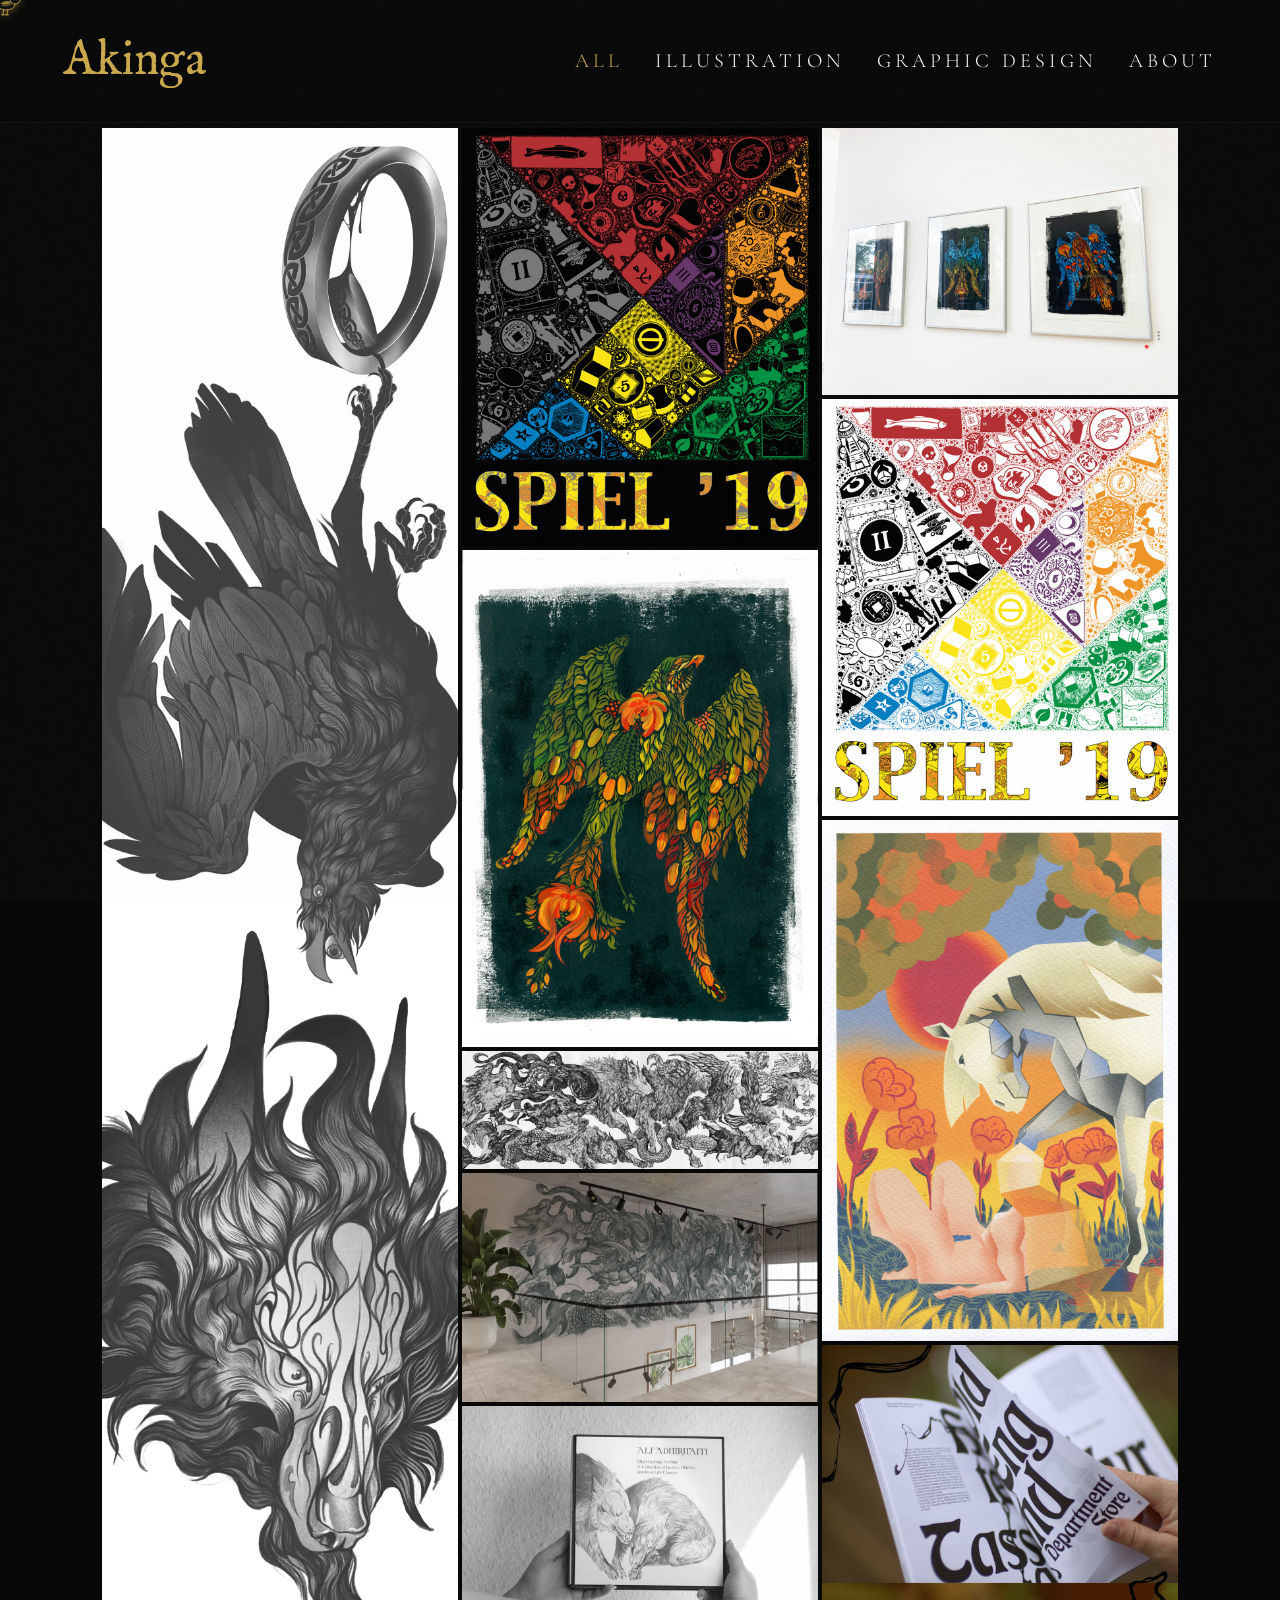
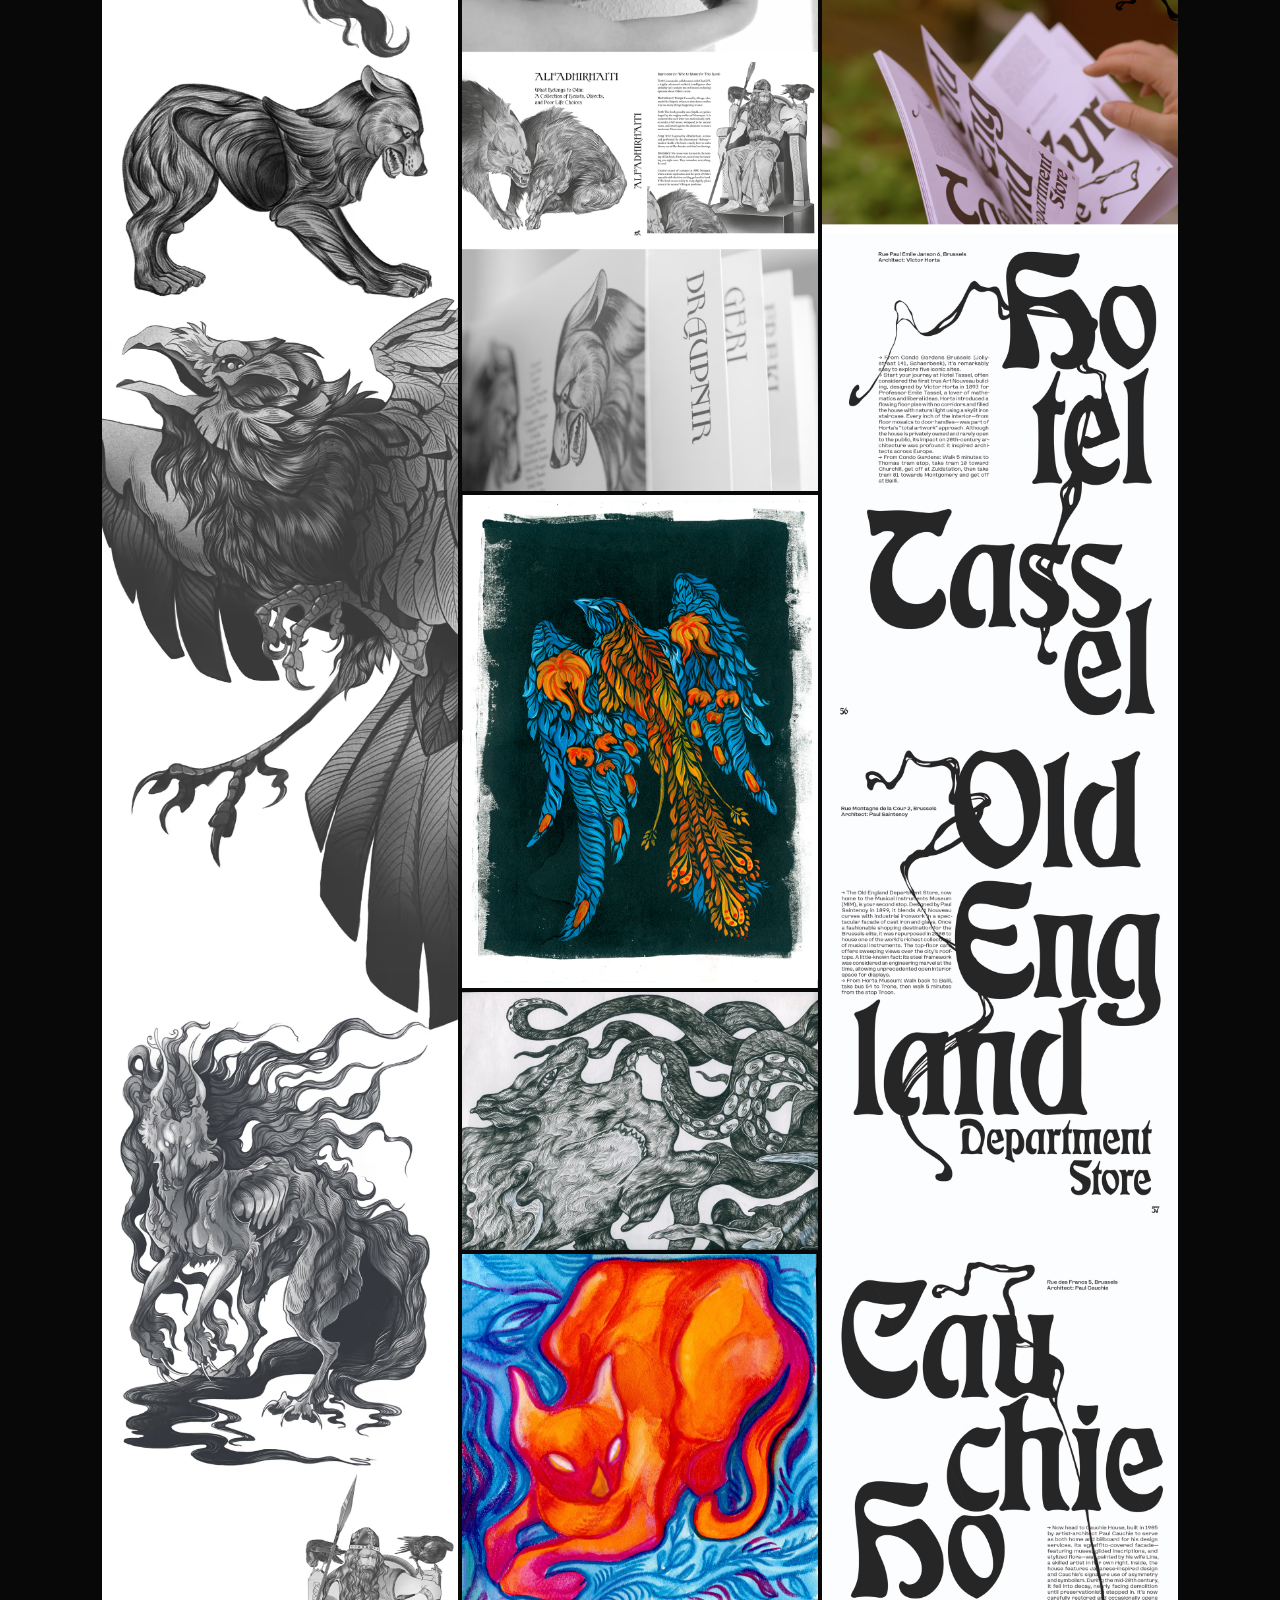
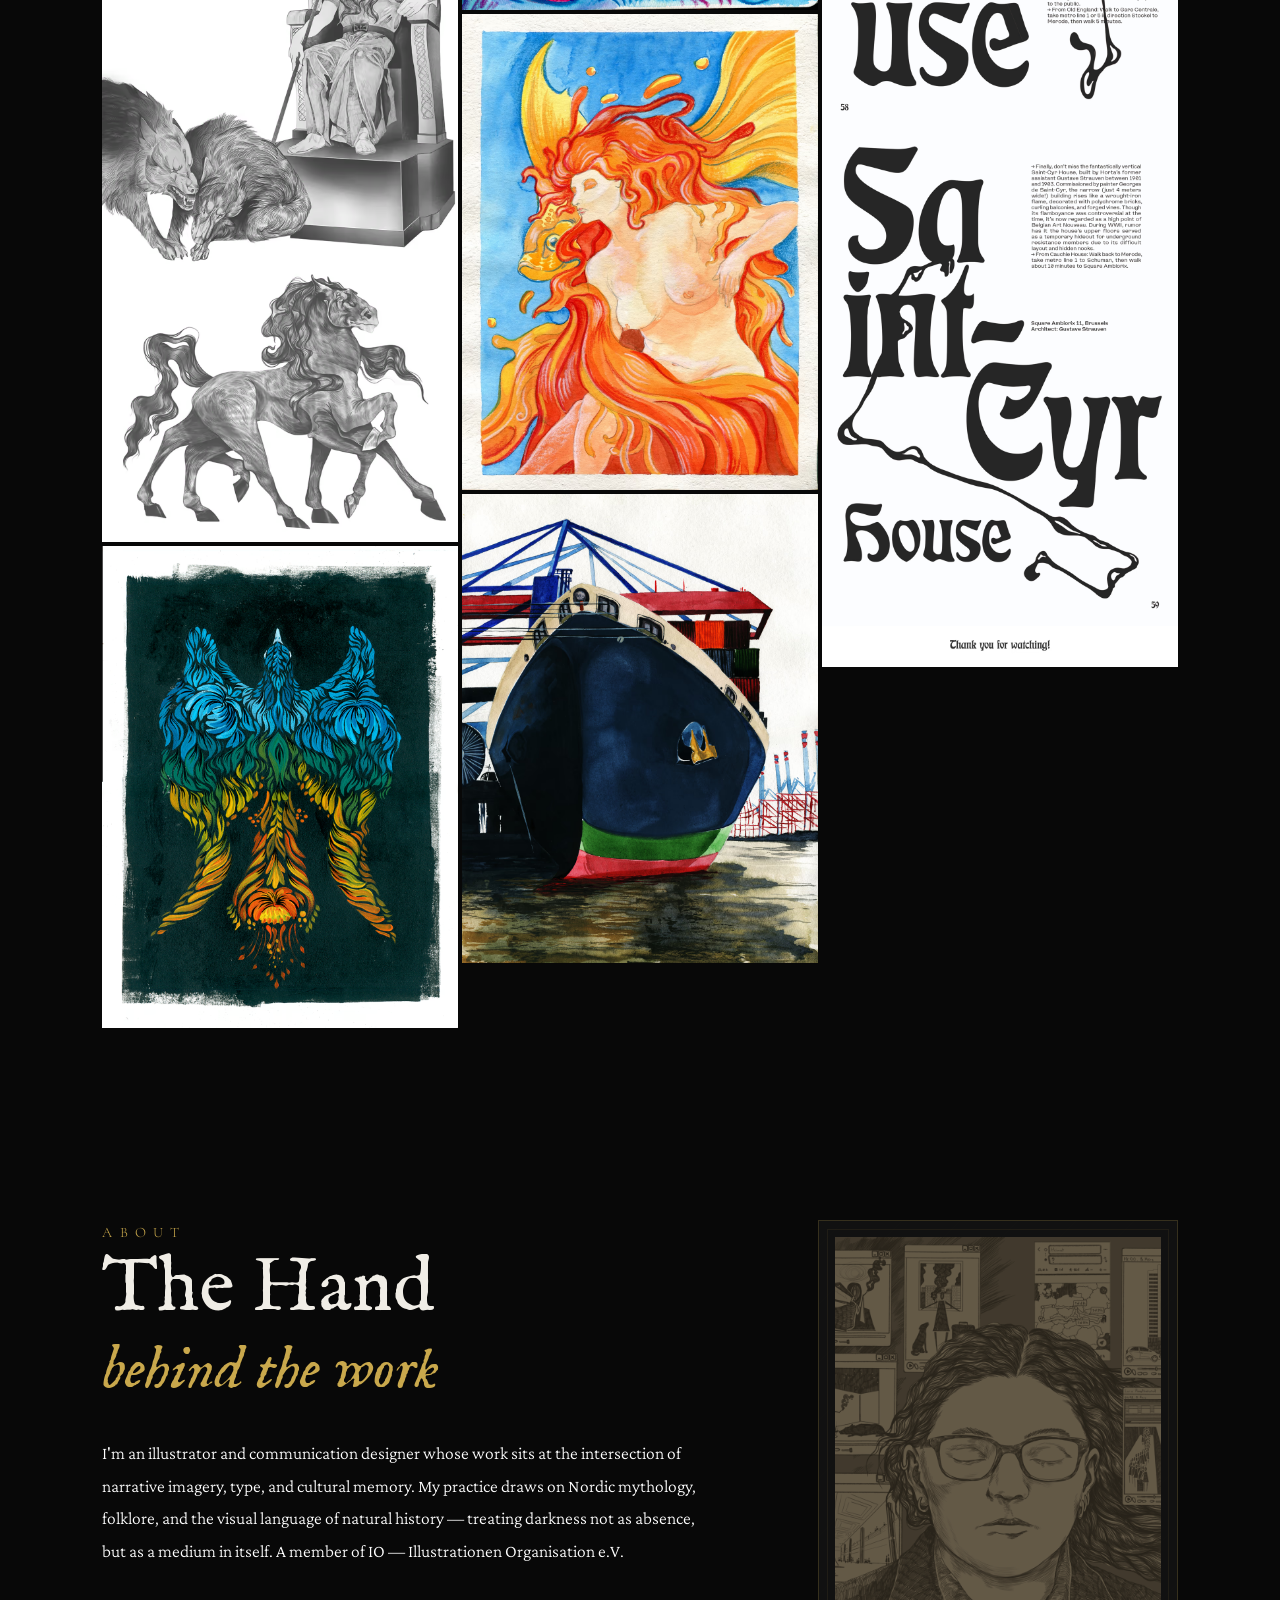
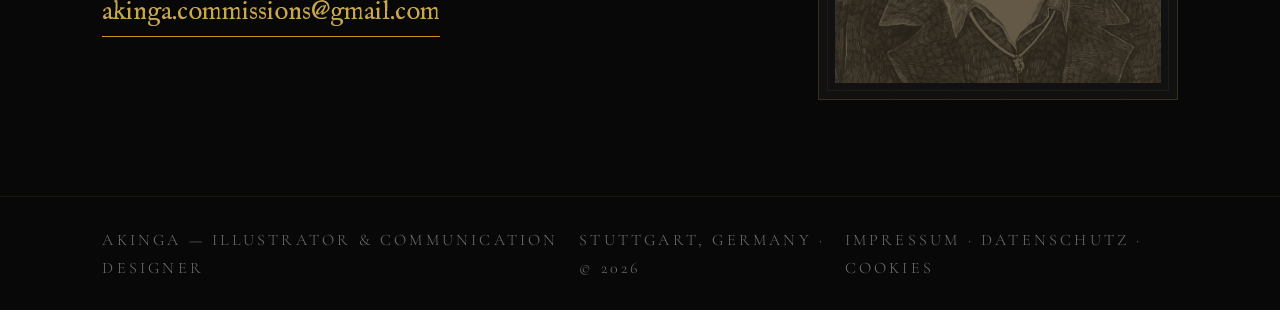
<file: index.html>
<!DOCTYPE html>
<html lang="en">
<head>
  <meta charset="UTF-8" />
  <meta name="viewport" content="width=device-width, initial-scale=1.0" />
  <title>Akinga — Illustrator & Communication Designer</title>

  <!-- Favicon -->
  <link rel="icon" href="assets/fav/favicon.ico" sizes="any" />
  <link rel="icon" type="image/png" sizes="192x192" href="assets/fav/icon-192.png" />
  <link rel="icon" type="image/png" sizes="512x512" href="assets/fav/icon-512.png" />
  <link rel="apple-touch-icon" href="assets/fav/apple-touch-icon.png" />
  <link rel="manifest" href="assets/fav/site.webmanifest" />

  <!-- Fonts -->

  <!-- Styles -->
  <link rel="stylesheet" href="assets/css/style.css" />
</head>
<body>

<!-- ─────────────────────────────────────────
     NAV
───────────────────────────────────────────── -->
<nav>
  <div class="nav-left">
    <a href="#index" class="nav-logo">Akinga</a>
  </div>
  <div class="nav-right">
    <ul class="nav-links">
      <li><a href="#index" class="nav-cat-link active" data-cat="all">All</a></li>
      <li><a href="#index" class="nav-cat-link" data-cat="illustration">Illustration</a></li>
      <li><a href="#index" class="nav-cat-link" data-cat="graphic">Graphic Design</a></li>
      <li><a href="#about">About</a></li>
    </ul>
    <button class="nav-hamburger" id="nav-hamburger" aria-label="Open menu">
      <span></span><span></span><span></span>
    </button>
  </div>
</nav>

<div class="nav-overlay" id="nav-overlay">
  <ul class="nav-overlay-links">
    <li><a href="#index" class="nav-cat-link active" data-cat="all">All</a></li>
    <li><a href="#index" class="nav-cat-link" data-cat="illustration">Illustration</a></li>
    <li><a href="#index" class="nav-cat-link" data-cat="graphic">Graphic Design</a></li>
    <li><a href="#about">About</a></li>
  </ul>
</div>

<!-- ─────────────────────────────────────────
     GALLERY
───────────────────────────────────────────── -->
<section id="index">

  <div class="gallery-grid" id="gallery-grid">
    <!-- populated by main.js -->
  </div>
</section>

<!-- ─────────────────────────────────────────
     ABOUT
───────────────────────────────────────────── -->
<section id="about">
  <div class="about-text">
    <div class="section-eyebrow">About</div>
    <h2 class="section-title">
      The Hand<br>
      <em style="font-style: italic; color: var(--gold); font-size: 0.78em;">behind the work</em>
    </h2>

    <p style="margin-top: 2rem;">
      I'm an illustrator and communication designer whose work sits at the intersection of narrative imagery, type, and cultural memory.
My practice draws on Nordic mythology, folklore, and the visual language of natural history — treating darkness not as absence, but as a medium in itself.
 <!--<div class="divider">
      <div class="divider-line"></div>
      <span class="divider-glyph">✦</span>
      <div class="divider-line"></div>
    </div> 
    A member of IO — Illustrationen Organisation e.V. 
    </p>

    <div class="divider">
      <div class="divider-line"></div>
      <span class="divider-glyph">✦</span>
      <div class="divider-line"></div>
    </div>-->

    A member of IO — Illustrationen Organisation e.V. 
    </p>

    <a href="mailto:akinga.commissions@gmail.com" class="about-email">akinga.commissions@gmail.com</a>

  </div>

  <div>
    <div class="about-portrait">
      <div class="portrait-placeholder">
        <img src="assets/images/portrait-1.avif" class="portrait-image" alt="Portrait of Akinga" />
       <!-- <svg width="38" height="38" viewBox="0 0 38 38" fill="none">
          <circle cx="19" cy="19" r="17" stroke="#c9a84c" stroke-width="0.8"/>
          <circle cx="19" cy="15" r="5.5" stroke="#c9a84c" stroke-width="0.8"/>
          <path d="M5,34 Q9,24 19,24 Q29,24 33,34" stroke="#c9a84c" stroke-width="0.8" fill="none"/>
          Portrait
        </svg>-->
      </div>
    </div>
  </div>
</section>

<!-- ─────────────────────────────────────────
     FOOTER
───────────────────────────────────────────── -->
<footer>
  <p>Akinga — Illustrator & Communication Designer</p>
  <p>Stuttgart, Germany · © 2026</p>
  <p><a href="impressum.html">Impressum</a> · <a href="datenschutz.html">Datenschutz</a> · <a href="cookies.html">Cookies</a></p>
</footer>

<!-- Script -->
<script src="assets/js/projects-data.js"></script>
<script src="assets/js/main.js"></script>
<script src="assets/js/image-protect.js"></script>

</body>
</html>
</file>
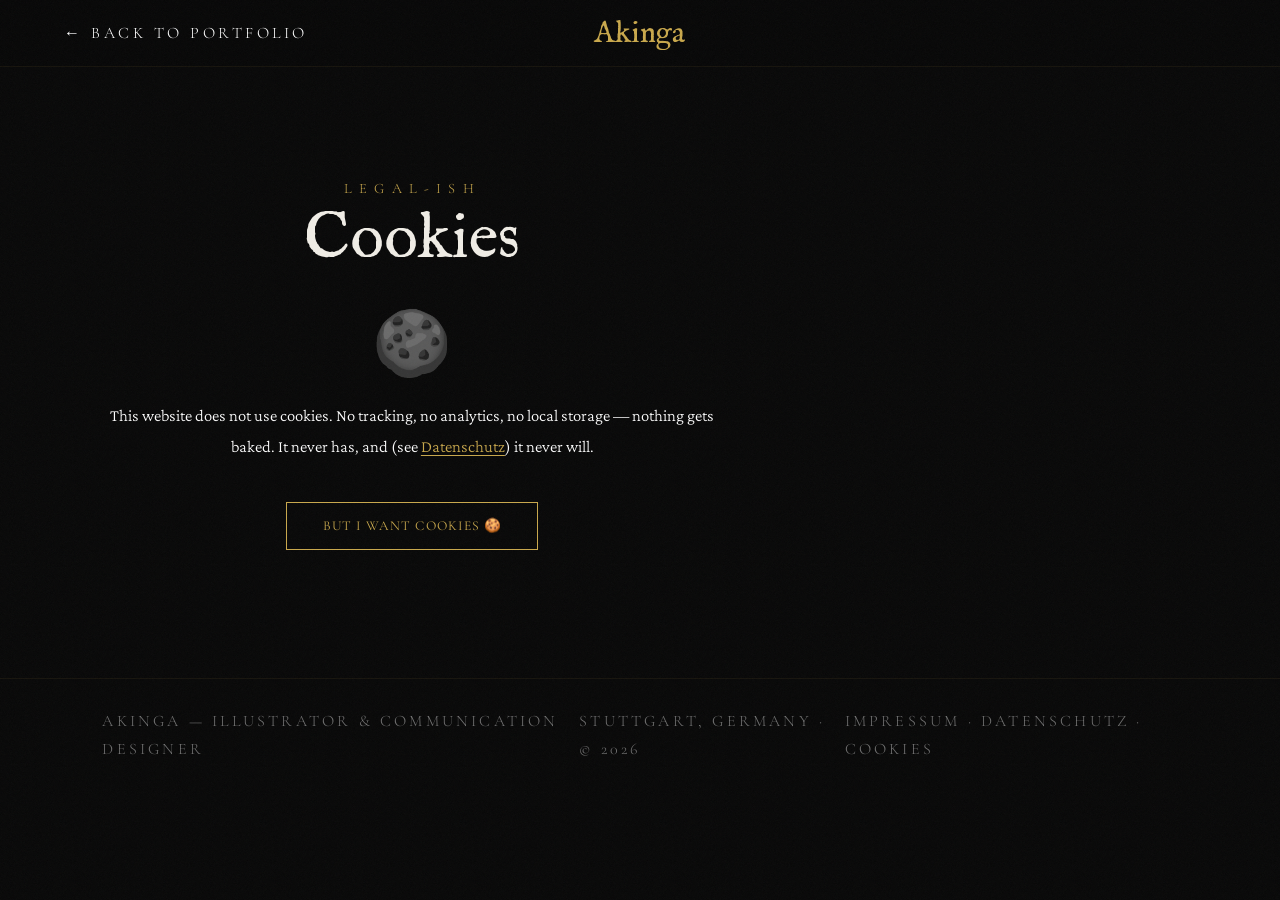
<file: cookies.html>
<!DOCTYPE html>
<html lang="en">

<head>
  <meta charset="UTF-8" />
  <meta name="viewport" content="width=device-width, initial-scale=1.0" />
  <title>Akinga — Cookies</title>

  <link rel="icon" href="assets/fav/favicon.ico" sizes="any" />
  <link rel="icon" type="image/png" sizes="192x192" href="assets/fav/icon-192.png" />
  <link rel="icon" type="image/png" sizes="512x512" href="assets/fav/icon-512.png" />
  <link rel="apple-touch-icon" href="assets/fav/apple-touch-icon.png" />
  <link rel="manifest" href="assets/fav/site.webmanifest" />

  <link rel="stylesheet" href="assets/css/style.css" />
  <link rel="stylesheet" href="assets/css/project.css" />

  <!-- Everything below is scoped to this page only — delete this file
       and nothing elsewhere needs to change except the links to it. -->
  <style>
    body {
      cursor: default;
    }

    .cookie-page .legal-inner {
      text-align: center;
      display: flex;
      flex-direction: column;
      align-items: center;
    }

    .cookie-emoji-huge {
      font-size: 4rem;
      line-height: 1;
      margin-bottom: 1.5rem;
      filter: grayscale(100%) opacity(0.5);
    }

    #cookie-btn {
      margin-top: 2.5rem;
      padding: 0.9rem 2.2rem;
      background: transparent;
      border: 1px solid var(--gold);
      color: var(--gold);
      font-family: var(--font-heading);
      font-size: 0.85rem;
      letter-spacing: 0.08em;
      text-transform: uppercase;
      cursor: pointer;
      transition: background 0.25s ease, color 0.25s ease;
    }

    #cookie-btn:hover {
      background: var(--gold);
      color: var(--bg);
    }

    /* flying cookies */
    .flying-cookie {
      position: fixed;
      left: 0;
      top: 0;
      pointer-events: none;
      z-index: 9999;
      will-change: transform, opacity;
      user-select: none;
      animation: cookie-fly linear forwards;
    }

    @keyframes cookie-fly {
      from {
        transform: translate(var(--sx), var(--sy)) rotate(0deg);
        opacity: 0;
      }

      8% {
        opacity: 1;
      }

      92% {
        opacity: 1;
      }

      to {
        transform: translate(var(--ex), var(--ey)) rotate(var(--spin));
        opacity: 0;
      }
    }

    /* cookie cursor — only enabled once the "out of cookies" stage is hit */
    .cookie-cursor-active,
    .cookie-cursor-active * {
      cursor: none !important;
    }

    #cookie-cursor {
      position: fixed;
      top: 0;
      left: 0;
      display: none;
      pointer-events: none;
      z-index: 10000;
      will-change: transform;
    }

    .cookie-cursor-active #cookie-cursor {
      display: block;
    }

    #cookie-cursor span {
      display: inline-block;
      font-size: 2rem;
      transform: translate(-50%, -50%) rotate(0deg);
      animation: cookie-cursor-spin 4s linear infinite;
    }

    @keyframes cookie-cursor-spin {
      from { transform: translate(-50%, -50%) rotate(0deg); }
      to   { transform: translate(-50%, -50%) rotate(360deg); }
    }
  </style>
</head>

<body class="cookie-page">

  <!-- NAV -->
  <nav class="project-nav">
    <a href="index.html#index" class="project-nav-back">← <span class="back-full">Back to portfolio</span><span class="back-short">Back</span></a>
    <a href="index.html" class="project-nav-logo">Akinga</a>
    <div class="project-nav-right">
      <button class="nav-hamburger" id="nav-hamburger" aria-label="Open menu">
        <span></span><span></span><span></span>
      </button>
    </div>
  </nav>

  <div class="nav-overlay" id="nav-overlay">
    <ul class="nav-overlay-links">
      <li><a href="index.html">Illustration</a></li>
      <li><a href="index.html">Graphic Design</a></li>
      <li><a href="index.html#about">About</a></li>
    </ul>
  </div>

  <!-- ─────────────────────────────────────────
     COOKIES
───────────────────────────────────────────── -->
  <main class="legal-page">
    <div class="legal-inner">
      <div class="section-eyebrow">Legal-ish</div>
      <h1 class="section-title" style="font-size: clamp(2.6rem, 5vw, 4rem); margin-bottom: 2.5rem;">Cookies</h1>

      <div class="cookie-emoji-huge">🍪</div>

      <p id="cookie-message">
        This website does not use cookies. No tracking, no analytics, no local storage —
        nothing gets baked. It never has, and (see <a href="datenschutz.html">Datenschutz</a>) it never will.
      </p>

      <button id="cookie-btn" type="button">But I want cookies 🍪</button>
    </div>
  </main>

  <div id="cookie-cursor" aria-hidden="true"><span>🍪</span></div>

  <!-- ─────────────────────────────────────────
     FOOTER
───────────────────────────────────────────── -->
  <footer>
    <p>Akinga — Illustrator & Communication Designer</p>
    <p>Stuttgart, Germany · © 2026</p>
    <p><a href="impressum.html">Impressum</a> · <a href="datenschutz.html">Datenschutz</a> · <a
        href="cookies.html">Cookies</a></p>
  </footer>

  <script src="assets/js/nav-overlay.js"></script>

  <script>
    (function () {
      const btn = document.getElementById('cookie-btn');
      const msg = document.getElementById('cookie-message');

      const followUps = [
        'Fine. Here are your cookies.',
        'Okay, more cookies incoming.',
        'This is getting excessive.',
        "I'm out of cookies. Please stop. 😅",
      ];

      const cookieCounts = [3, 20, 50, 150];

      let clickCount = 0;
      let cursorActivated = false;
      const cursorEl = document.getElementById('cookie-cursor');

      function activateCookieCursor() {
        if (cursorActivated) return;
        cursorActivated = true;
        document.body.classList.add('cookie-cursor-active');

        let mouseX = 0, mouseY = 0, queued = false;
        function applyPosition() {
          cursorEl.style.transform = `translate(${mouseX}px, ${mouseY}px)`;
          queued = false;
        }
        document.addEventListener('mousemove', e => {
          mouseX = e.clientX;
          mouseY = e.clientY;
          if (!queued) {
            queued = true;
            requestAnimationFrame(applyPosition);
          }
        });
      }

      function spawnCookie() {
        const el = document.createElement('span');
        el.className = 'flying-cookie';
        el.textContent = '🍪';

        const vw = window.innerWidth;
        const vh = window.innerHeight;
        const size = 1.4 + Math.random() * 2.2;
        el.style.fontSize = size + 'rem';

        // enter from a random edge, exit toward the opposite side
        const edge = Math.floor(Math.random() * 4);
        let sx, sy, ex, ey;
        const overshoot = 80;
        if (edge === 0) { sx = Math.random() * vw; sy = -overshoot; ex = sx + (Math.random() - 0.5) * vw; ey = vh + overshoot; }
        else if (edge === 1) { sx = vw + overshoot; sy = Math.random() * vh; ex = -overshoot; ey = sy + (Math.random() - 0.5) * vh; }
        else if (edge === 2) { sx = Math.random() * vw; sy = vh + overshoot; ex = sx + (Math.random() - 0.5) * vw; ey = -overshoot; }
        else { sx = -overshoot; sy = Math.random() * vh; ex = vw + overshoot; ey = sy + (Math.random() - 0.5) * vh; }

        const spin = (Math.random() > 0.5 ? 1 : -1) * (360 + Math.random() * 540);
        el.style.setProperty('--sx', sx + 'px');
        el.style.setProperty('--sy', sy + 'px');
        el.style.setProperty('--ex', ex + 'px');
        el.style.setProperty('--ey', ey + 'px');
        el.style.setProperty('--spin', spin + 'deg');
        el.style.animationDuration = (2.5 + Math.random() * 2.5) + 's';

        document.body.appendChild(el);
        el.addEventListener('animationend', () => el.remove());
      }

      btn.addEventListener('click', () => {
        const stage = Math.min(clickCount, followUps.length - 1);
        msg.textContent = followUps[stage];
        const cookieCount = cookieCounts[Math.min(clickCount, cookieCounts.length - 1)];
        clickCount++;
        btn.textContent = 'More cookies 🍪';

        if (stage === followUps.length - 1) activateCookieCursor();

        for (let i = 0; i < cookieCount; i++) {
          setTimeout(spawnCookie, i * 25);
        }
      });
    })();
  </script>

</body>

</html>
</file>
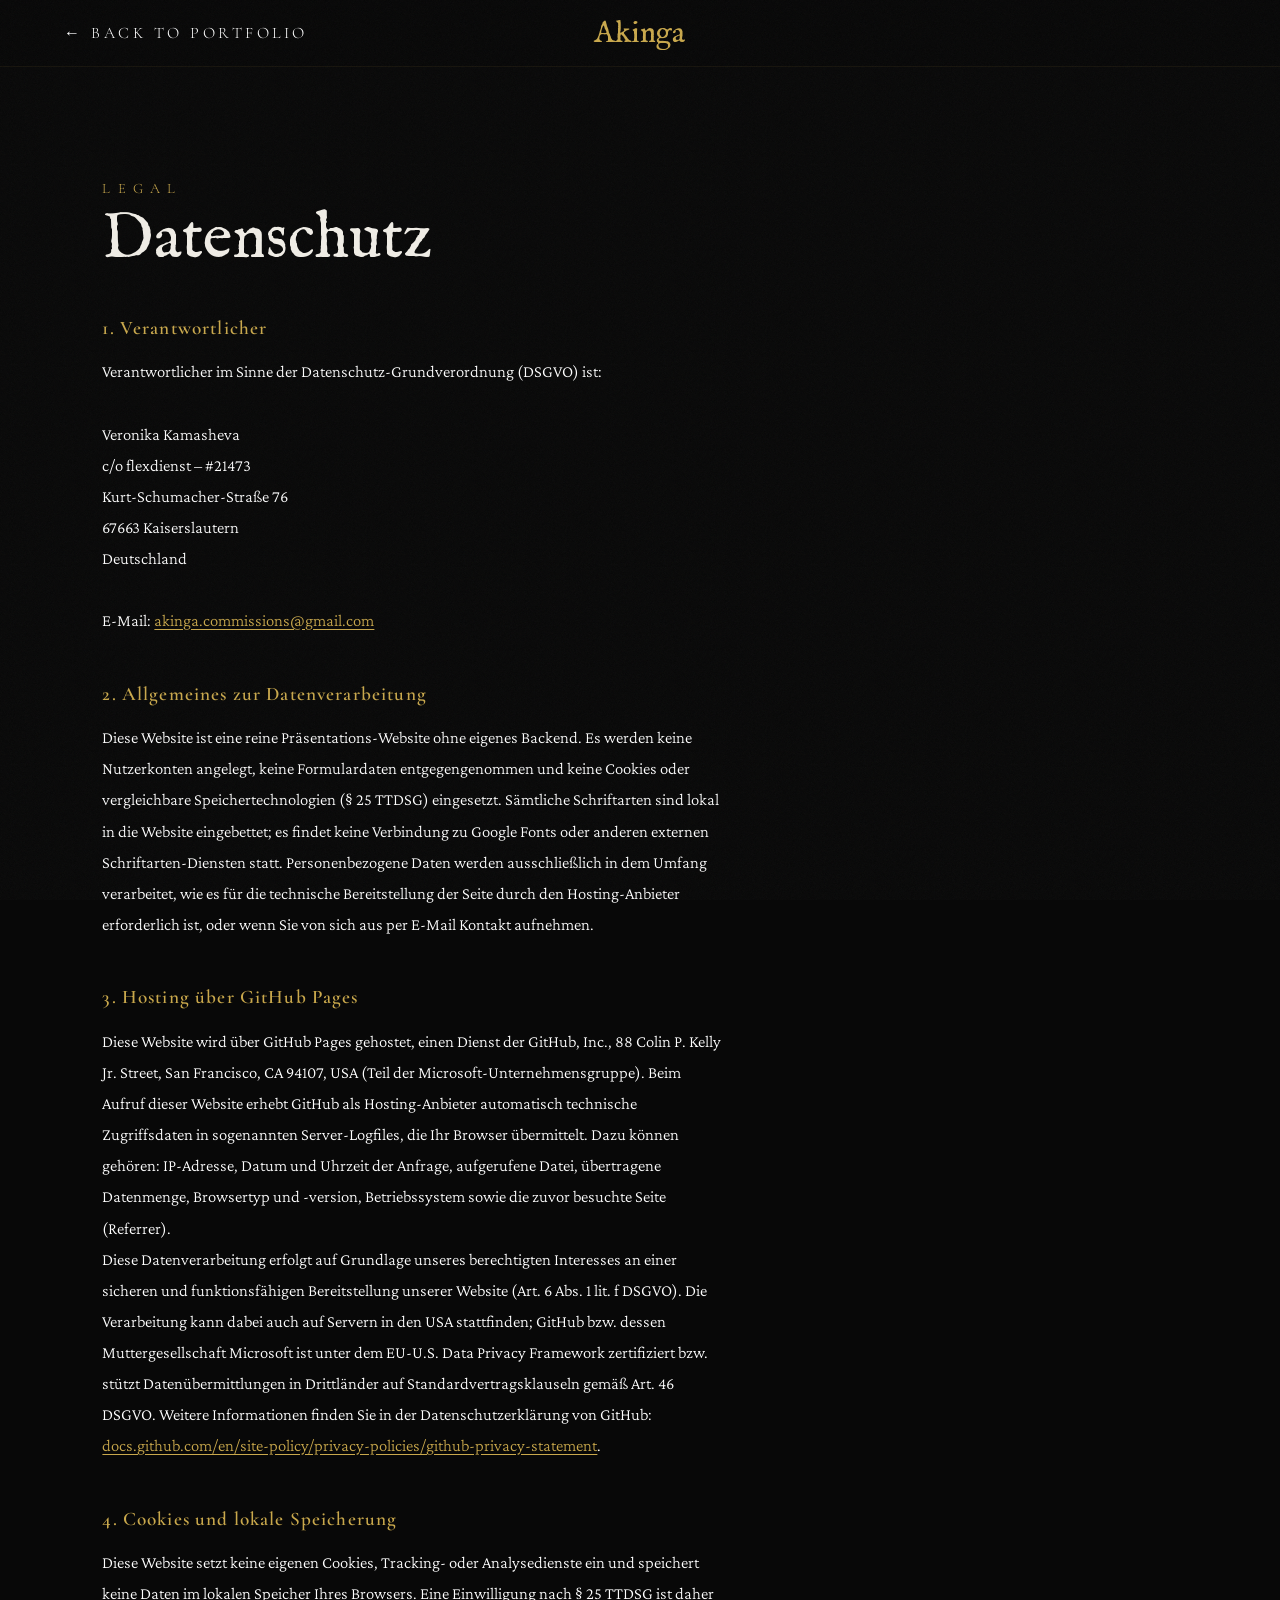
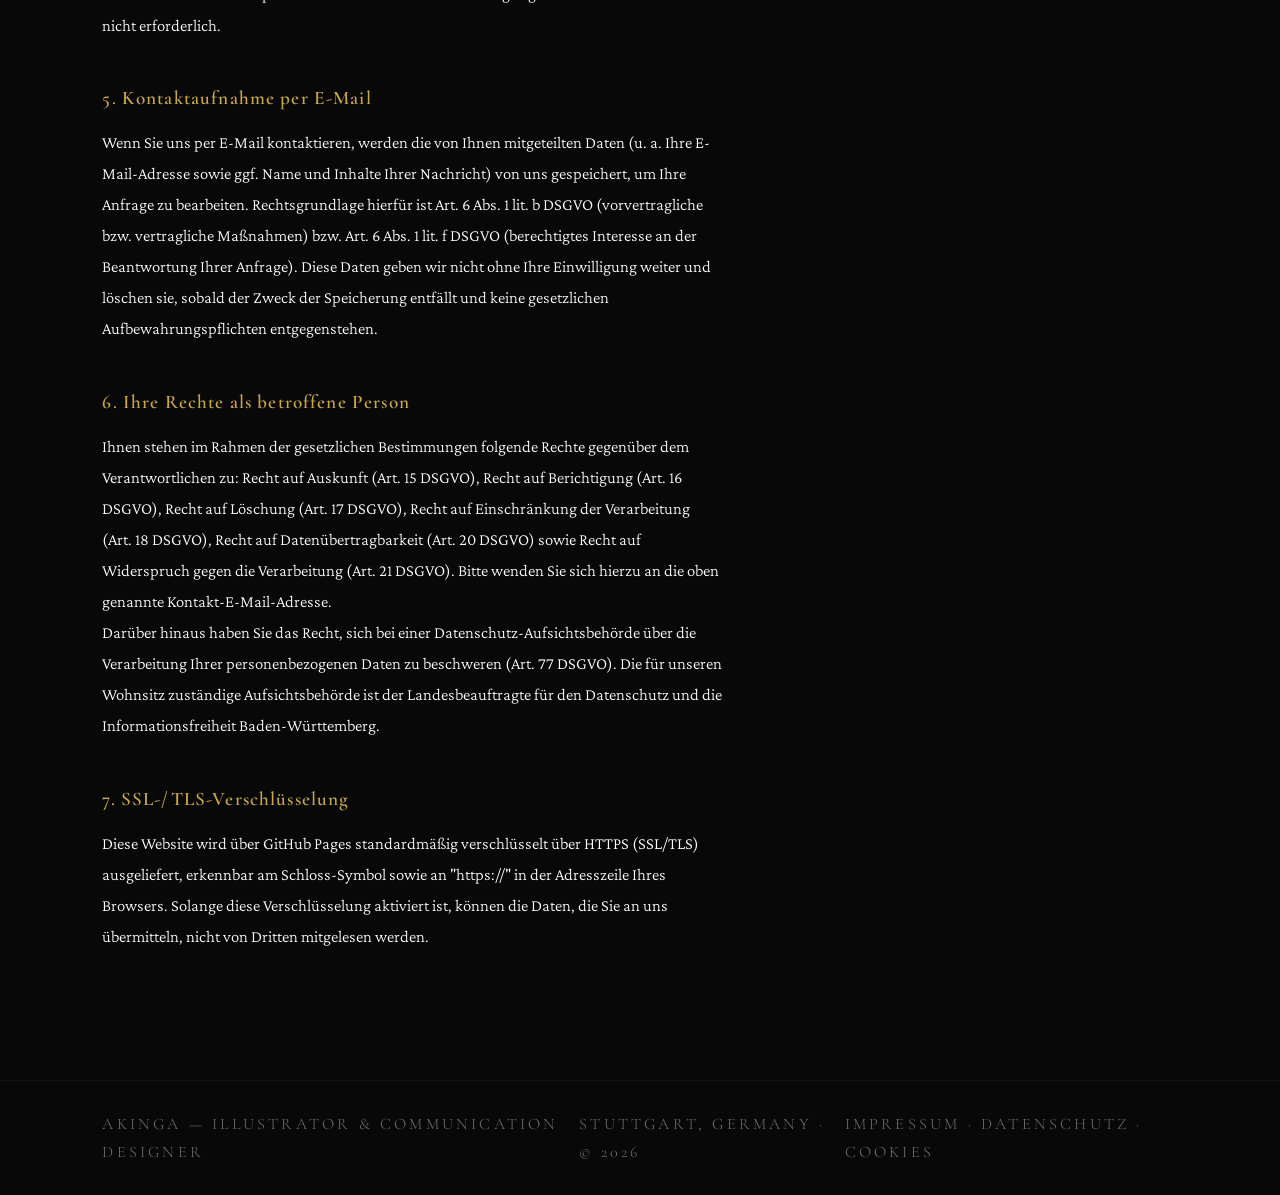
<file: datenschutz.html>
<!DOCTYPE html>
<html lang="de">
<head>
  <meta charset="UTF-8" />
  <meta name="viewport" content="width=device-width, initial-scale=1.0" />
  <title>Akinga — Datenschutz</title>

  <link rel="icon" href="assets/fav/favicon.ico" sizes="any" />
  <link rel="icon" type="image/png" sizes="192x192" href="assets/fav/icon-192.png" />
  <link rel="icon" type="image/png" sizes="512x512" href="assets/fav/icon-512.png" />
  <link rel="apple-touch-icon" href="assets/fav/apple-touch-icon.png" />
  <link rel="manifest" href="assets/fav/site.webmanifest" />

  <link rel="stylesheet" href="assets/css/style.css" />
  <link rel="stylesheet" href="assets/css/project.css" />
  <style>
    body { cursor: default; }
  </style>
</head>
<body>

<!-- NAV -->
<nav class="project-nav">
  <a href="index.html#index" class="project-nav-back">← <span class="back-full">Back to portfolio</span><span class="back-short">Back</span></a>
  <a href="index.html" class="project-nav-logo">Akinga</a>
  <div class="project-nav-right">
    <button class="nav-hamburger" id="nav-hamburger" aria-label="Open menu">
      <span></span><span></span><span></span>
    </button>
  </div>
</nav>

<div class="nav-overlay" id="nav-overlay">
  <ul class="nav-overlay-links">
    <li><a href="index.html">Illustration</a></li>
    <li><a href="index.html">Graphic Design</a></li>
    <li><a href="index.html#about">About</a></li>
  </ul>
</div>

<!-- ─────────────────────────────────────────
     DATENSCHUTZERKLÄRUNG
───────────────────────────────────────────── -->
<main class="legal-page">
  <div class="legal-inner">
    <div class="section-eyebrow">Legal</div>
    <h1 class="section-title" style="font-size: clamp(2.6rem, 5vw, 4rem); margin-bottom: 2.5rem;">Datenschutz</h1>

    <h2>1. Verantwortlicher</h2>
    <p>
      Verantwortlicher im Sinne der Datenschutz-Grundverordnung (DSGVO) ist:<br><br>
      Veronika Kamasheva<br>
      c/o flexdienst – #21473<br>
      Kurt-Schumacher-Straße 76<br>
      67663 Kaiserslautern<br>
      Deutschland<br><br>
      E-Mail: <a href="mailto:akinga.commissions@gmail.com">akinga.commissions@gmail.com</a>
    </p>

    <h2>2. Allgemeines zur Datenverarbeitung</h2>
    <p>
      Diese Website ist eine reine Präsentations-Website ohne eigenes Backend. Es werden keine Nutzerkonten angelegt, keine Formulardaten entgegengenommen und keine Cookies oder vergleichbare Speichertechnologien (§ 25 TTDSG) eingesetzt. Sämtliche Schriftarten sind lokal in die Website eingebettet; es findet keine Verbindung zu Google Fonts oder anderen externen Schriftarten-Diensten statt. Personenbezogene Daten werden ausschließlich in dem Umfang verarbeitet, wie es für die technische Bereitstellung der Seite durch den Hosting-Anbieter erforderlich ist, oder wenn Sie von sich aus per E-Mail Kontakt aufnehmen.
    </p>

    <h2>3. Hosting über GitHub Pages</h2>
    <p>
      Diese Website wird über GitHub Pages gehostet, einen Dienst der GitHub, Inc., 88 Colin P. Kelly Jr. Street, San Francisco, CA 94107, USA (Teil der Microsoft-Unternehmensgruppe). Beim Aufruf dieser Website erhebt GitHub als Hosting-Anbieter automatisch technische Zugriffsdaten in sogenannten Server-Logfiles, die Ihr Browser übermittelt. Dazu können gehören: IP-Adresse, Datum und Uhrzeit der Anfrage, aufgerufene Datei, übertragene Datenmenge, Browsertyp und -version, Betriebssystem sowie die zuvor besuchte Seite (Referrer).
    </p>
    <p>
      Diese Datenverarbeitung erfolgt auf Grundlage unseres berechtigten Interesses an einer sicheren und funktionsfähigen Bereitstellung unserer Website (Art. 6 Abs. 1 lit. f DSGVO). Die Verarbeitung kann dabei auch auf Servern in den USA stattfinden; GitHub bzw. dessen Muttergesellschaft Microsoft ist unter dem EU-U.S. Data Privacy Framework zertifiziert bzw. stützt Datenübermittlungen in Drittländer auf Standardvertragsklauseln gemäß Art. 46 DSGVO. Weitere Informationen finden Sie in der Datenschutzerklärung von GitHub: <a href="https://docs.github.com/en/site-policy/privacy-policies/github-privacy-statement" target="_blank" rel="noopener">docs.github.com/en/site-policy/privacy-policies/github-privacy-statement</a>.
    </p>

    <h2>4. Cookies und lokale Speicherung</h2>
    <p>
      Diese Website setzt keine eigenen Cookies, Tracking- oder Analysedienste ein und speichert keine Daten im lokalen Speicher Ihres Browsers. Eine Einwilligung nach § 25 TTDSG ist daher nicht erforderlich.
    </p>

    <h2>5. Kontaktaufnahme per E-Mail</h2>
    <p>
      Wenn Sie uns per E-Mail kontaktieren, werden die von Ihnen mitgeteilten Daten (u. a. Ihre E-Mail-Adresse sowie ggf. Name und Inhalte Ihrer Nachricht) von uns gespeichert, um Ihre Anfrage zu bearbeiten. Rechtsgrundlage hierfür ist Art. 6 Abs. 1 lit. b DSGVO (vorvertragliche bzw. vertragliche Maßnahmen) bzw. Art. 6 Abs. 1 lit. f DSGVO (berechtigtes Interesse an der Beantwortung Ihrer Anfrage). Diese Daten geben wir nicht ohne Ihre Einwilligung weiter und löschen sie, sobald der Zweck der Speicherung entfällt und keine gesetzlichen Aufbewahrungspflichten entgegenstehen.
    </p>

    <h2>6. Ihre Rechte als betroffene Person</h2>
    <p>
      Ihnen stehen im Rahmen der gesetzlichen Bestimmungen folgende Rechte gegenüber dem Verantwortlichen zu: Recht auf Auskunft (Art. 15 DSGVO), Recht auf Berichtigung (Art. 16 DSGVO), Recht auf Löschung (Art. 17 DSGVO), Recht auf Einschränkung der Verarbeitung (Art. 18 DSGVO), Recht auf Datenübertragbarkeit (Art. 20 DSGVO) sowie Recht auf Widerspruch gegen die Verarbeitung (Art. 21 DSGVO). Bitte wenden Sie sich hierzu an die oben genannte Kontakt-E-Mail-Adresse.
    </p>
    <p>
      Darüber hinaus haben Sie das Recht, sich bei einer Datenschutz-Aufsichtsbehörde über die Verarbeitung Ihrer personenbezogenen Daten zu beschweren (Art. 77 DSGVO). Die für unseren Wohnsitz zuständige Aufsichtsbehörde ist der Landesbeauftragte für den Datenschutz und die Informationsfreiheit Baden-Württemberg.
    </p>

    <h2>7. SSL-/TLS-Verschlüsselung</h2>
    <p>
      Diese Website wird über GitHub Pages standardmäßig verschlüsselt über HTTPS (SSL/TLS) ausgeliefert, erkennbar am Schloss-Symbol sowie an "https://" in der Adresszeile Ihres Browsers. Solange diese Verschlüsselung aktiviert ist, können die Daten, die Sie an uns übermitteln, nicht von Dritten mitgelesen werden.
    </p>
  </div>
</main>

<!-- ─────────────────────────────────────────
     FOOTER
───────────────────────────────────────────── -->
<footer>
  <p>Akinga — Illustrator & Communication Designer</p>
  <p>Stuttgart, Germany · © 2026</p>
  <p><a href="impressum.html">Impressum</a> · <a href="datenschutz.html">Datenschutz</a> · <a href="cookies.html">Cookies</a></p>
</footer>

<script src="assets/js/nav-overlay.js"></script>

</body>
</html>
</file>
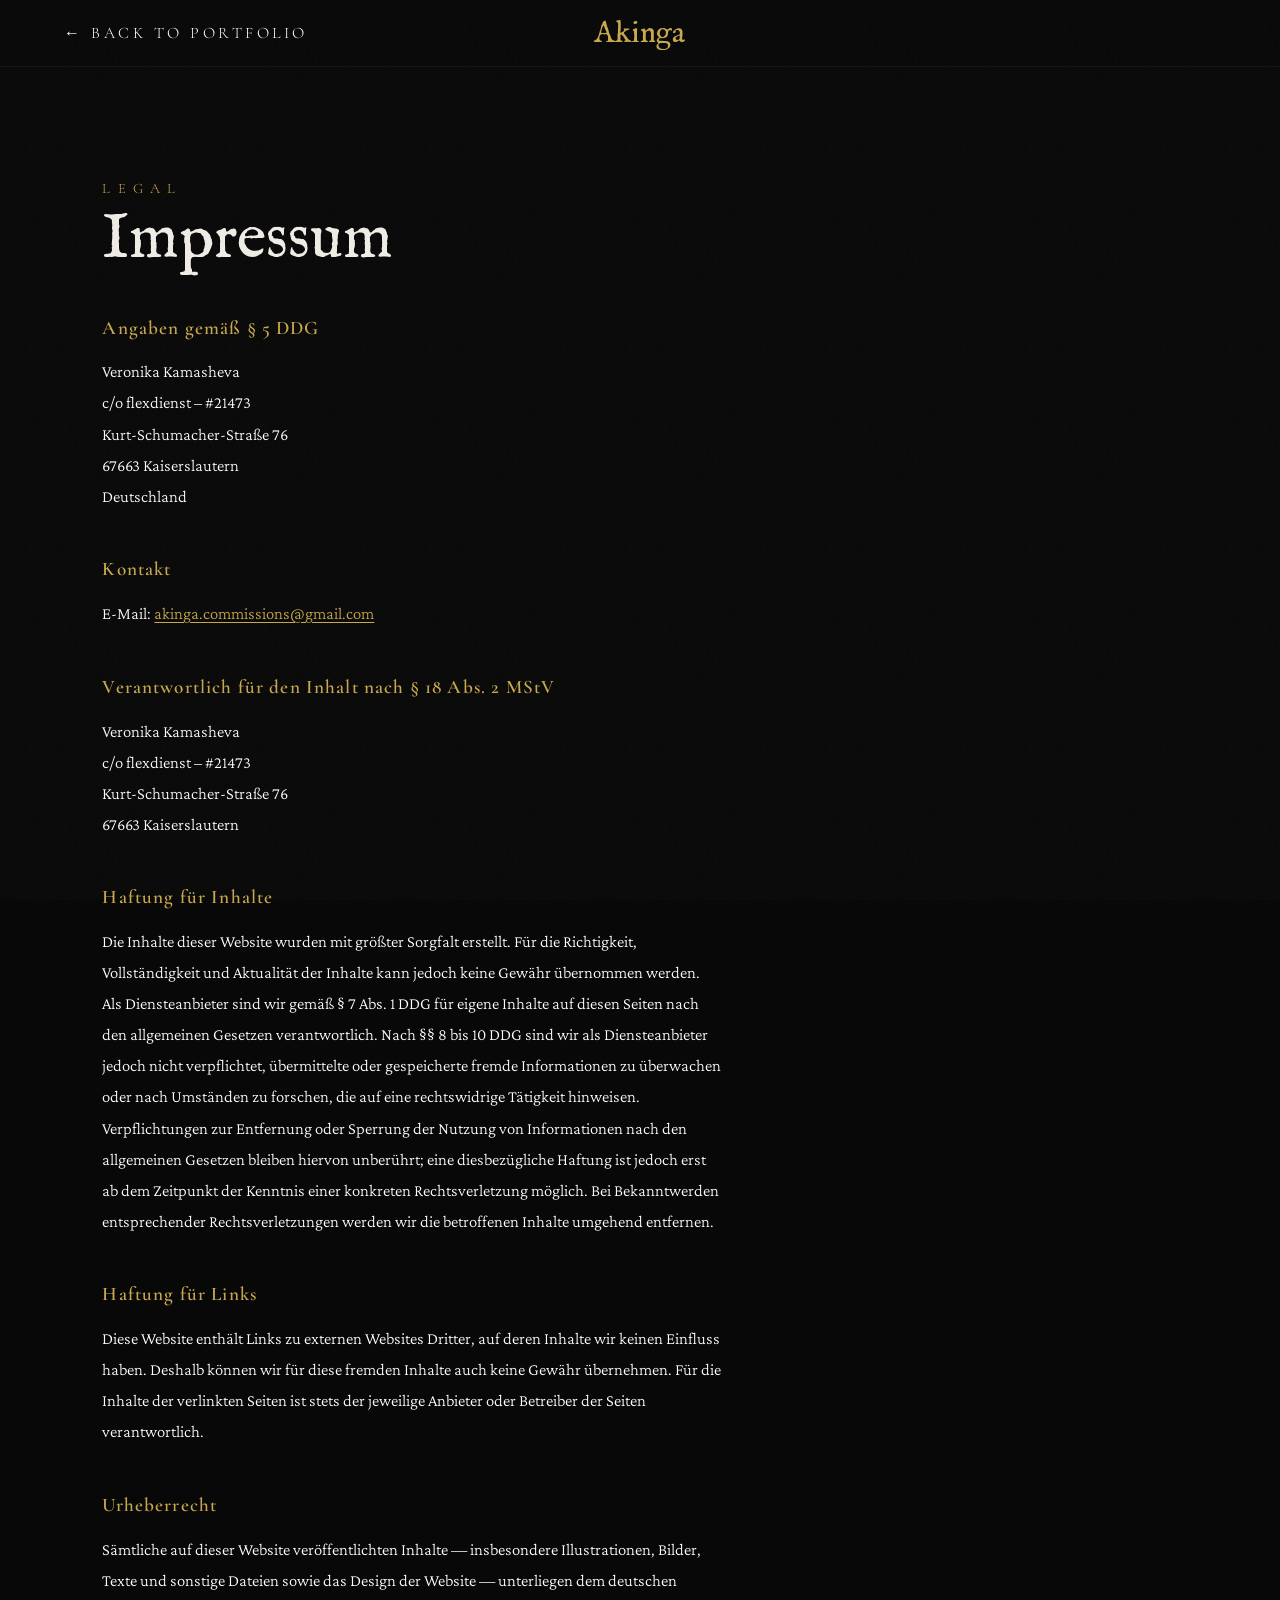
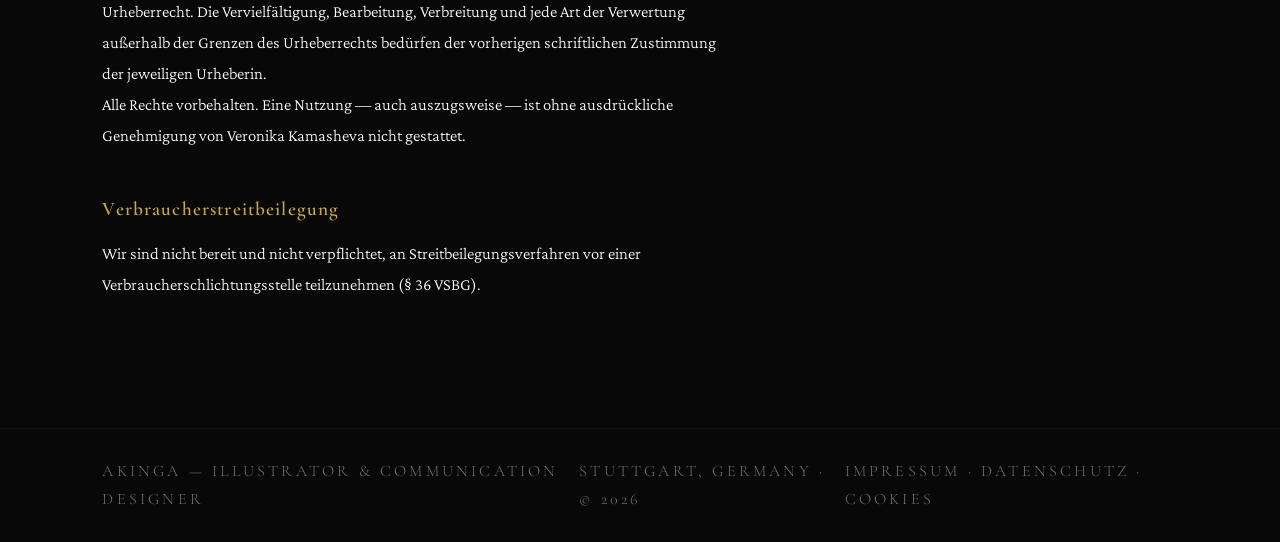
<file: impressum.html>
<!DOCTYPE html>
<html lang="de">

<head>
  <meta charset="UTF-8" />
  <meta name="viewport" content="width=device-width, initial-scale=1.0" />
  <title>Akinga — Impressum</title>

  <link rel="icon" href="assets/fav/favicon.ico" sizes="any" />
  <link rel="icon" type="image/png" sizes="192x192" href="assets/fav/icon-192.png" />
  <link rel="icon" type="image/png" sizes="512x512" href="assets/fav/icon-512.png" />
  <link rel="apple-touch-icon" href="assets/fav/apple-touch-icon.png" />
  <link rel="manifest" href="assets/fav/site.webmanifest" />

  <link rel="stylesheet" href="assets/css/style.css" />
  <link rel="stylesheet" href="assets/css/project.css" />
  <style>
    body {
      cursor: default;
    }
  </style>
</head>

<body>

  <!-- NAV -->
  <nav class="project-nav">
    <a href="index.html#index" class="project-nav-back">← <span class="back-full">Back to portfolio</span><span class="back-short">Back</span></a>
    <a href="index.html" class="project-nav-logo">Akinga</a>
    <div class="project-nav-right">
      <button class="nav-hamburger" id="nav-hamburger" aria-label="Open menu">
        <span></span><span></span><span></span>
      </button>
    </div>
  </nav>

  <div class="nav-overlay" id="nav-overlay">
    <ul class="nav-overlay-links">
      <li><a href="index.html">Illustration</a></li>
      <li><a href="index.html">Graphic Design</a></li>
      <li><a href="index.html#about">About</a></li>
    </ul>
  </div>

  <!-- ─────────────────────────────────────────
     IMPRESSUM
───────────────────────────────────────────── -->
  <main class="legal-page">
    <div class="legal-inner">
      <div class="section-eyebrow">Legal</div>
      <h1 class="section-title" style="font-size: clamp(2.6rem, 5vw, 4rem); margin-bottom: 2.5rem;">Impressum</h1>

      <h2>Angaben gemäß § 5 DDG</h2>
      <p>
        Veronika Kamasheva<br>
        c/o flexdienst – #21473<br>
        Kurt-Schumacher-Straße 76<br>
        67663 Kaiserslautern<br>
        Deutschland
      </p>

      <h2>Kontakt</h2>
      <p>
        E-Mail: <a href="mailto:akinga.commissions@gmail.com">akinga.commissions@gmail.com</a>
      </p>

      <h2>Verantwortlich für den Inhalt nach § 18 Abs. 2 MStV</h2>
      <p>
        Veronika Kamasheva<br>
        c/o flexdienst – #21473<br>
        Kurt-Schumacher-Straße 76<br>
        67663 Kaiserslautern
      </p>

      <h2>Haftung für Inhalte</h2>
      <p>
        Die Inhalte dieser Website wurden mit größter Sorgfalt erstellt. Für die Richtigkeit, Vollständigkeit und
        Aktualität der Inhalte kann jedoch keine Gewähr übernommen werden. Als Diensteanbieter sind wir gemäß § 7 Abs. 1
        DDG für eigene Inhalte auf diesen Seiten nach den allgemeinen Gesetzen verantwortlich. Nach §§ 8 bis 10 DDG sind
        wir als Diensteanbieter jedoch nicht verpflichtet, übermittelte oder gespeicherte fremde Informationen zu
        überwachen oder nach Umständen zu forschen, die auf eine rechtswidrige Tätigkeit hinweisen. Verpflichtungen zur
        Entfernung oder Sperrung der Nutzung von Informationen nach den allgemeinen Gesetzen bleiben hiervon unberührt;
        eine diesbezügliche Haftung ist jedoch erst ab dem Zeitpunkt der Kenntnis einer konkreten Rechtsverletzung
        möglich. Bei Bekanntwerden entsprechender Rechtsverletzungen werden wir die betroffenen Inhalte umgehend
        entfernen.
      </p>

      <h2>Haftung für Links</h2>
      <p>
        Diese Website enthält Links zu externen Websites Dritter, auf deren Inhalte wir keinen Einfluss haben. Deshalb
        können wir für diese fremden Inhalte auch keine Gewähr übernehmen. Für die Inhalte der verlinkten Seiten ist
        stets der jeweilige Anbieter oder Betreiber der Seiten verantwortlich.
      </p>

      <h2>Urheberrecht</h2>
      <p>
        Sämtliche auf dieser Website veröffentlichten Inhalte — insbesondere Illustrationen, Bilder, Texte und
        sonstige Dateien sowie das Design der Website — unterliegen dem deutschen Urheberrecht. Die
        Vervielfältigung, Bearbeitung, Verbreitung und jede Art der Verwertung außerhalb der Grenzen des
        Urheberrechts bedürfen der vorherigen schriftlichen Zustimmung der jeweiligen Urheberin.
      </p>
      <p>
        Alle Rechte vorbehalten. Eine Nutzung — auch auszugsweise — ist ohne ausdrückliche Genehmigung von
        Veronika Kamasheva nicht gestattet.
      </p>

      <h2>Verbraucherstreitbeilegung</h2>
      <p>
        Wir sind nicht bereit und nicht verpflichtet, an Streitbeilegungsverfahren vor einer
        Verbraucherschlichtungsstelle teilzunehmen (§ 36 VSBG).
      </p>
    </div>
  </main>

  <!-- ─────────────────────────────────────────
     FOOTER
───────────────────────────────────────────── -->
  <footer>
    <p>Akinga — Illustrator & Communication Designer</p>
    <p>Stuttgart, Germany · © 2026</p>
    <p><a href="impressum.html">Impressum</a> · <a href="datenschutz.html">Datenschutz</a> · <a href="cookies.html">Cookies</a></p>
  </footer>

  <script src="assets/js/nav-overlay.js"></script>

</body>

</html>
</file>
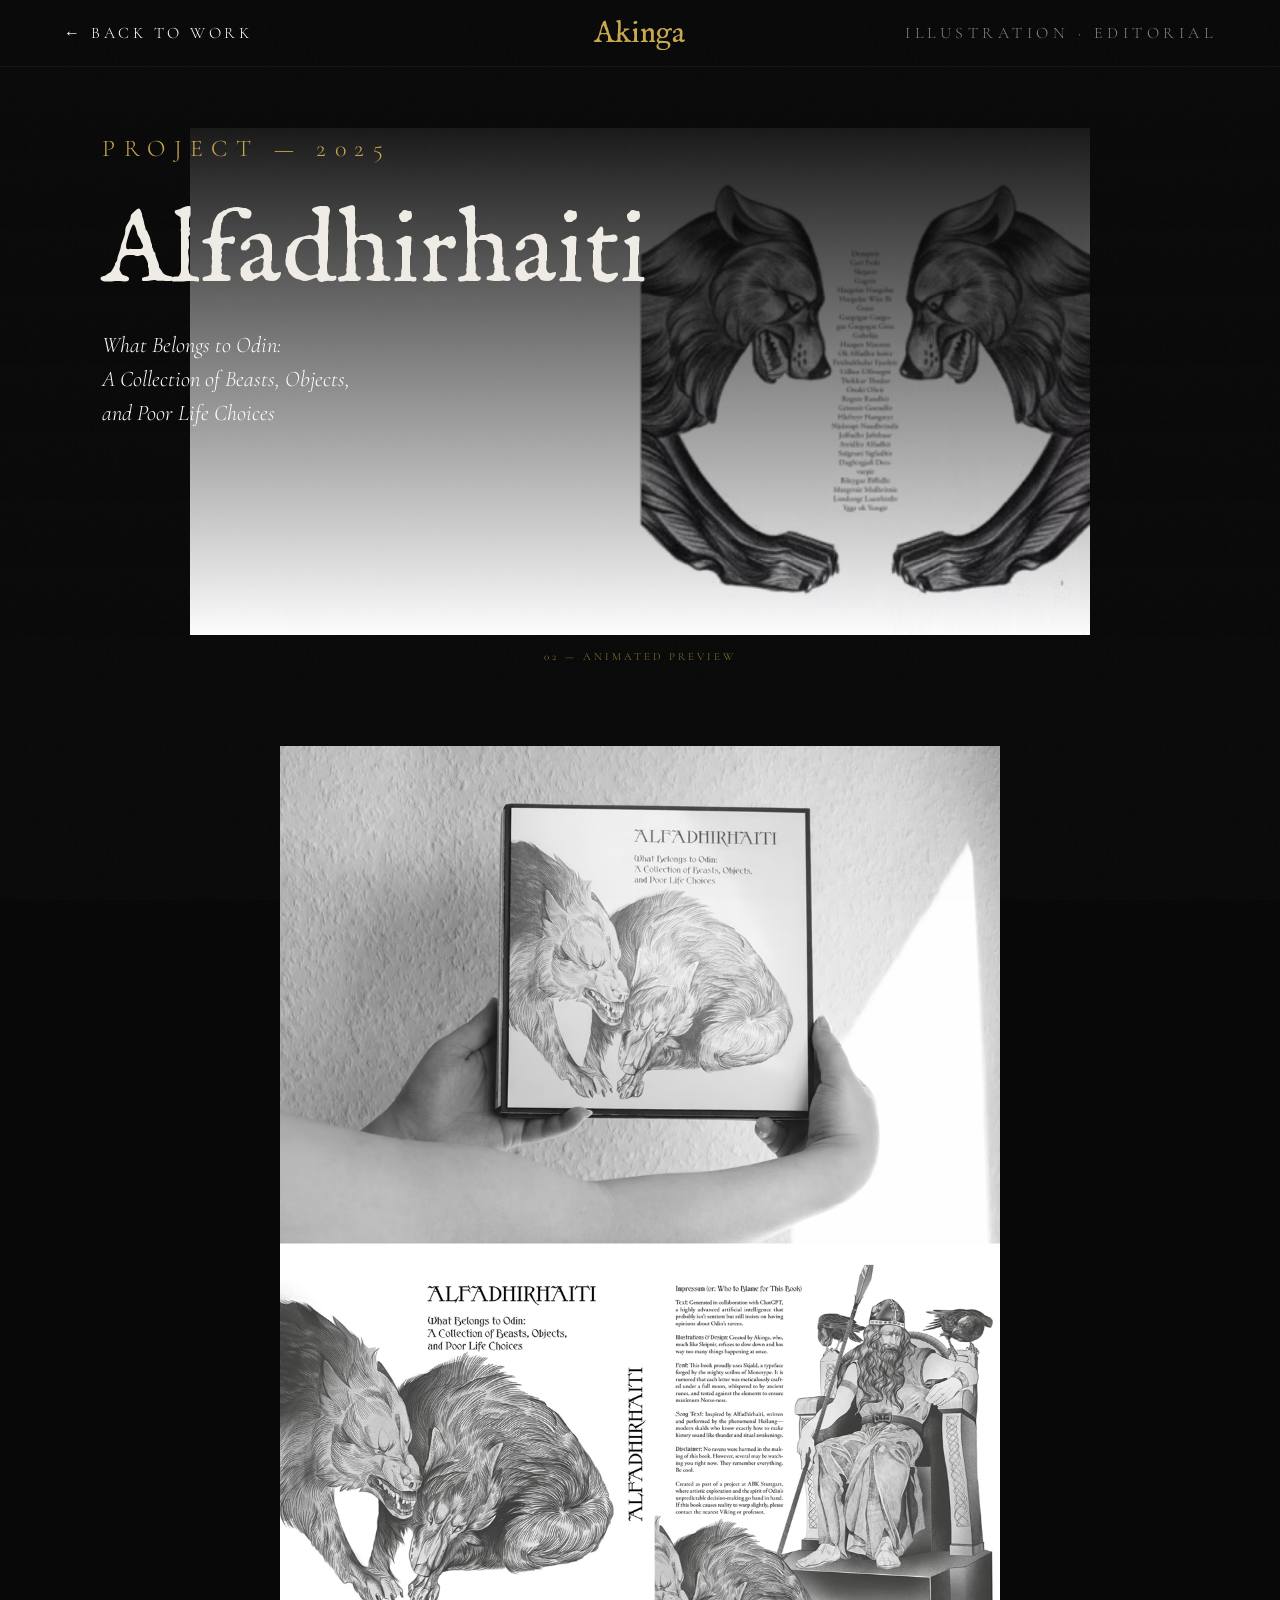
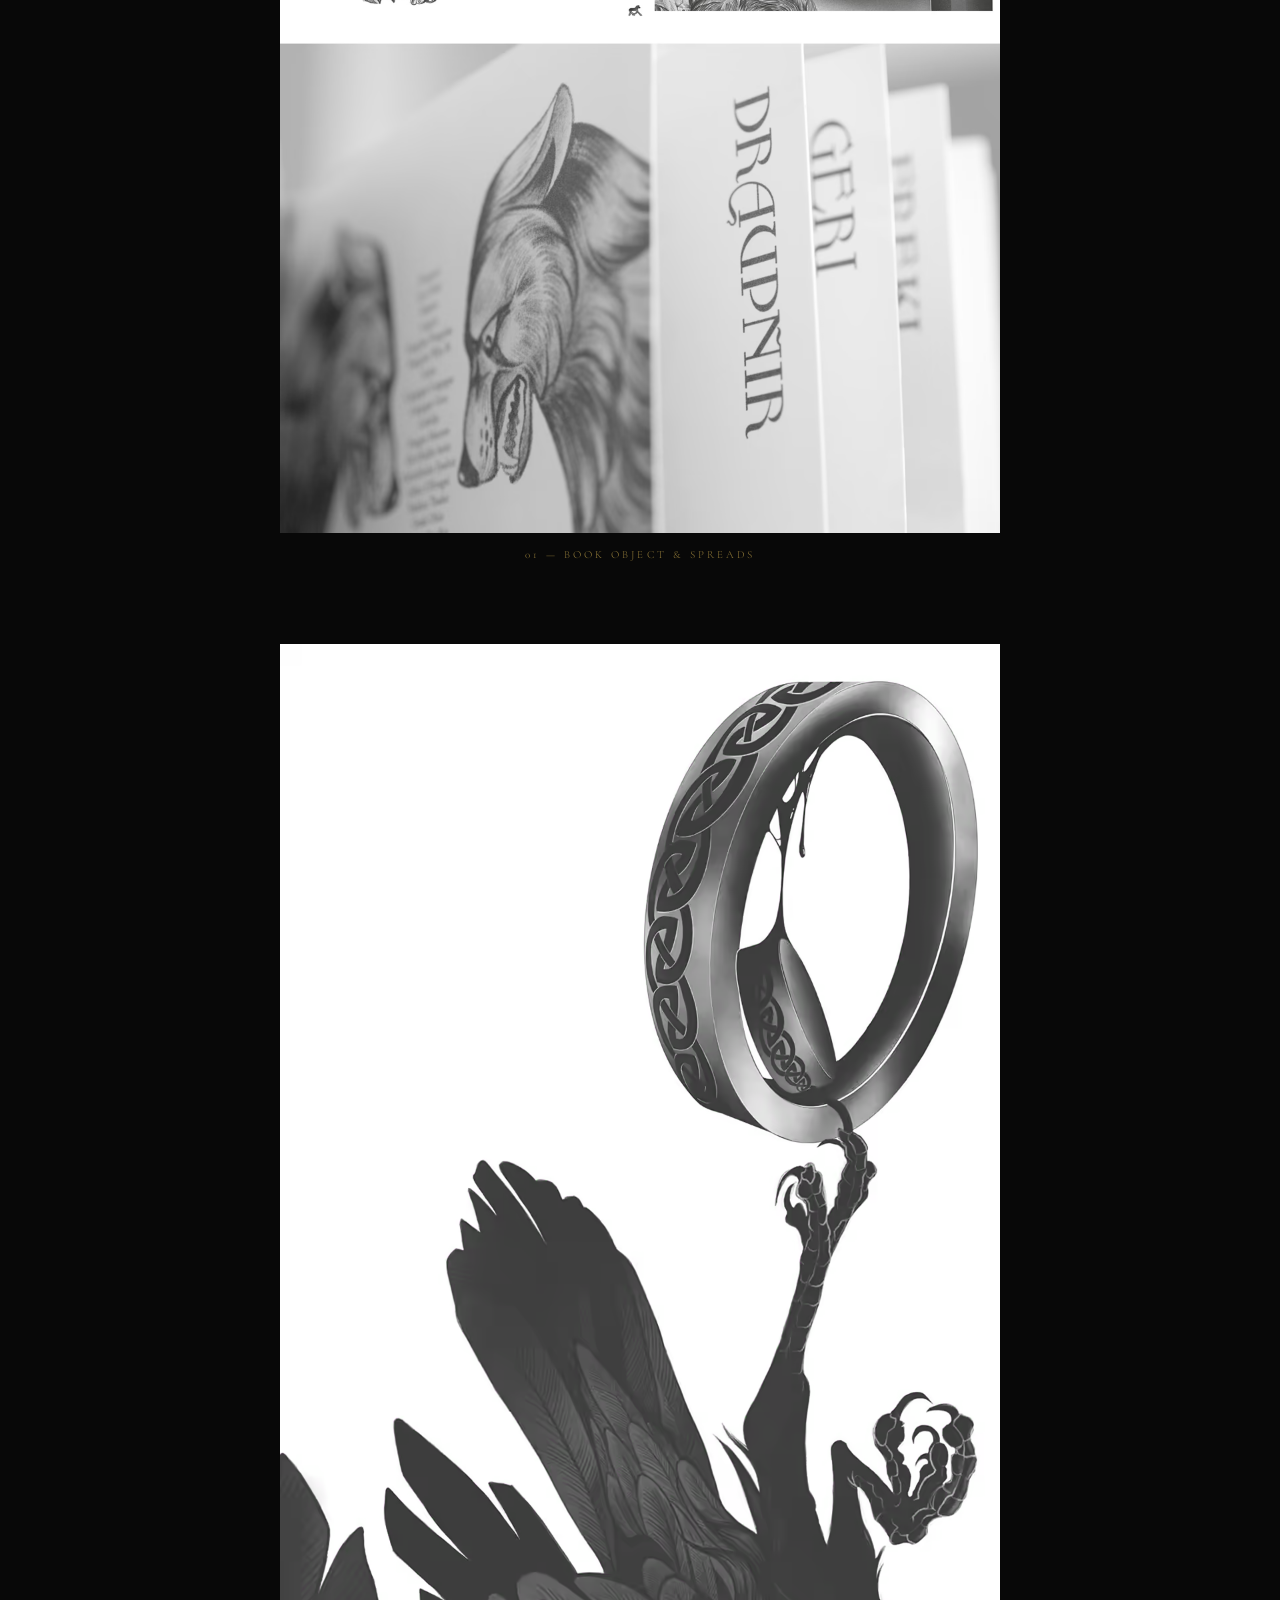
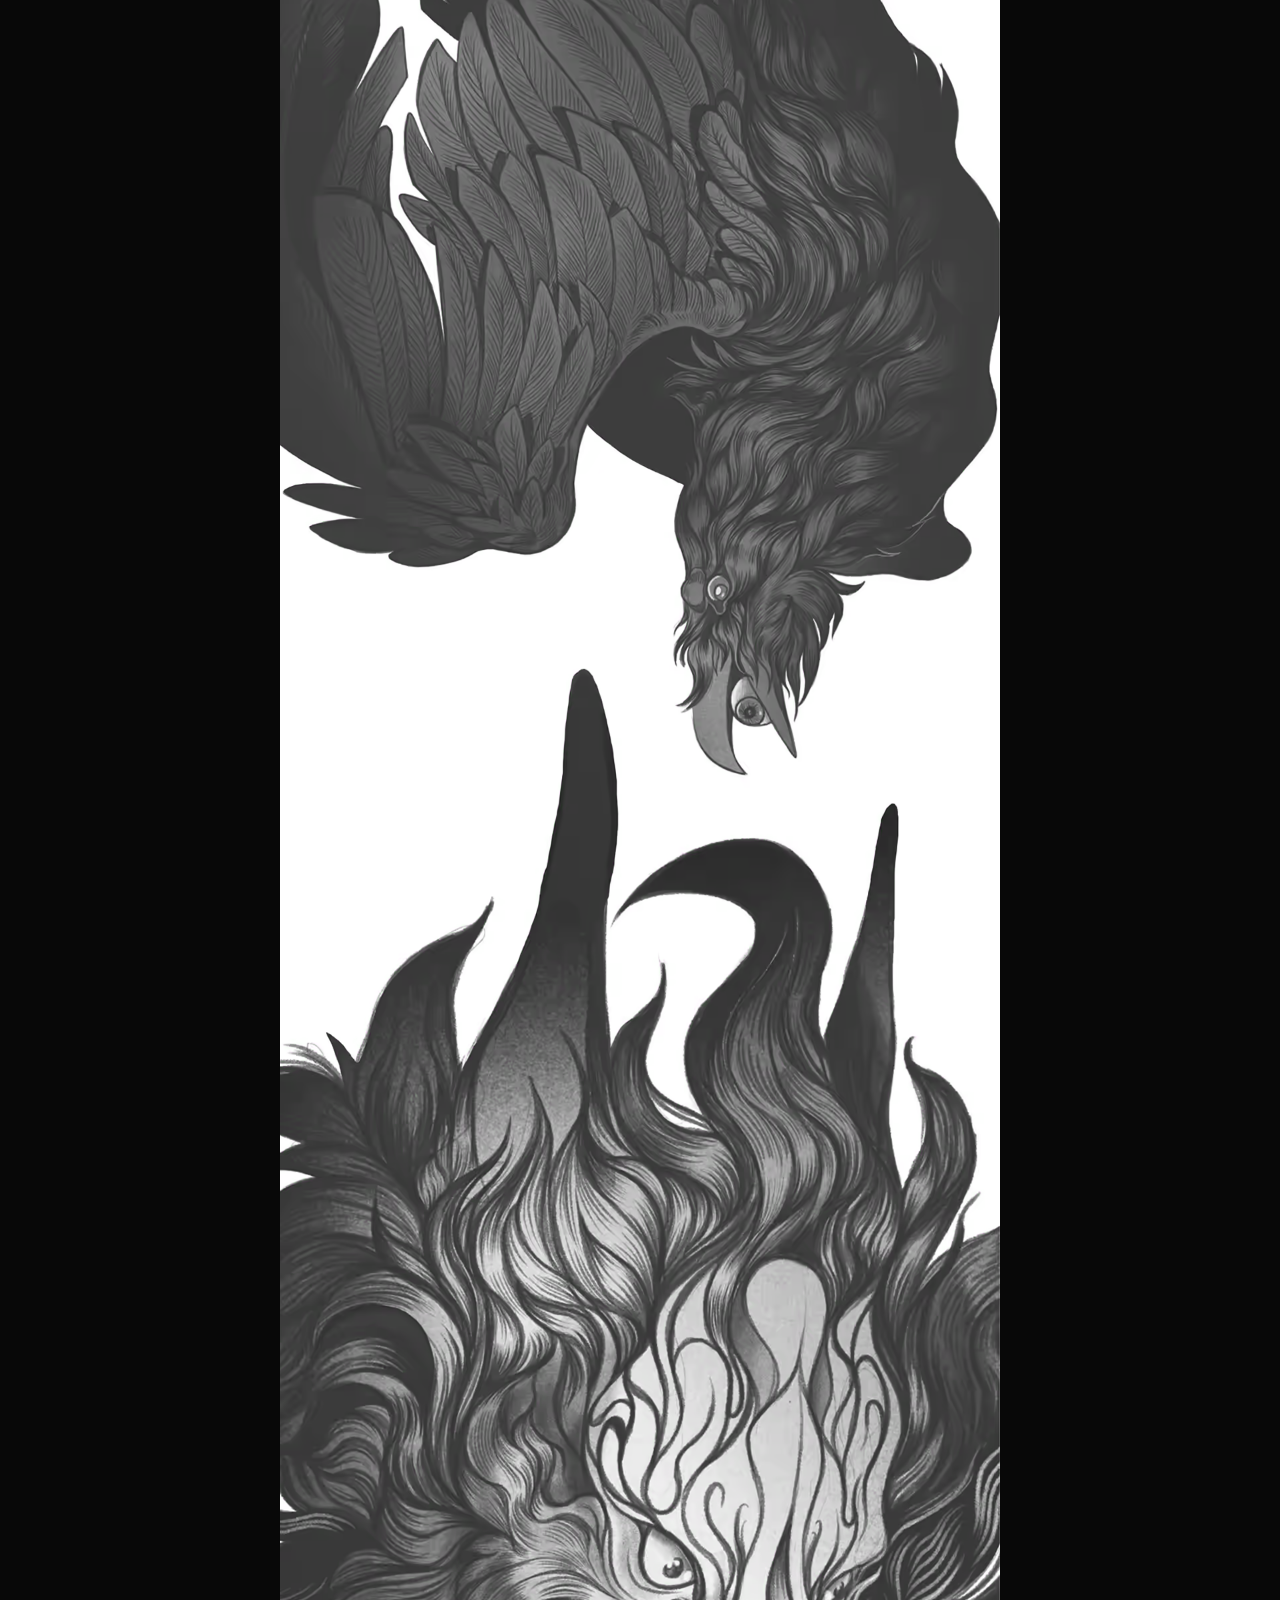
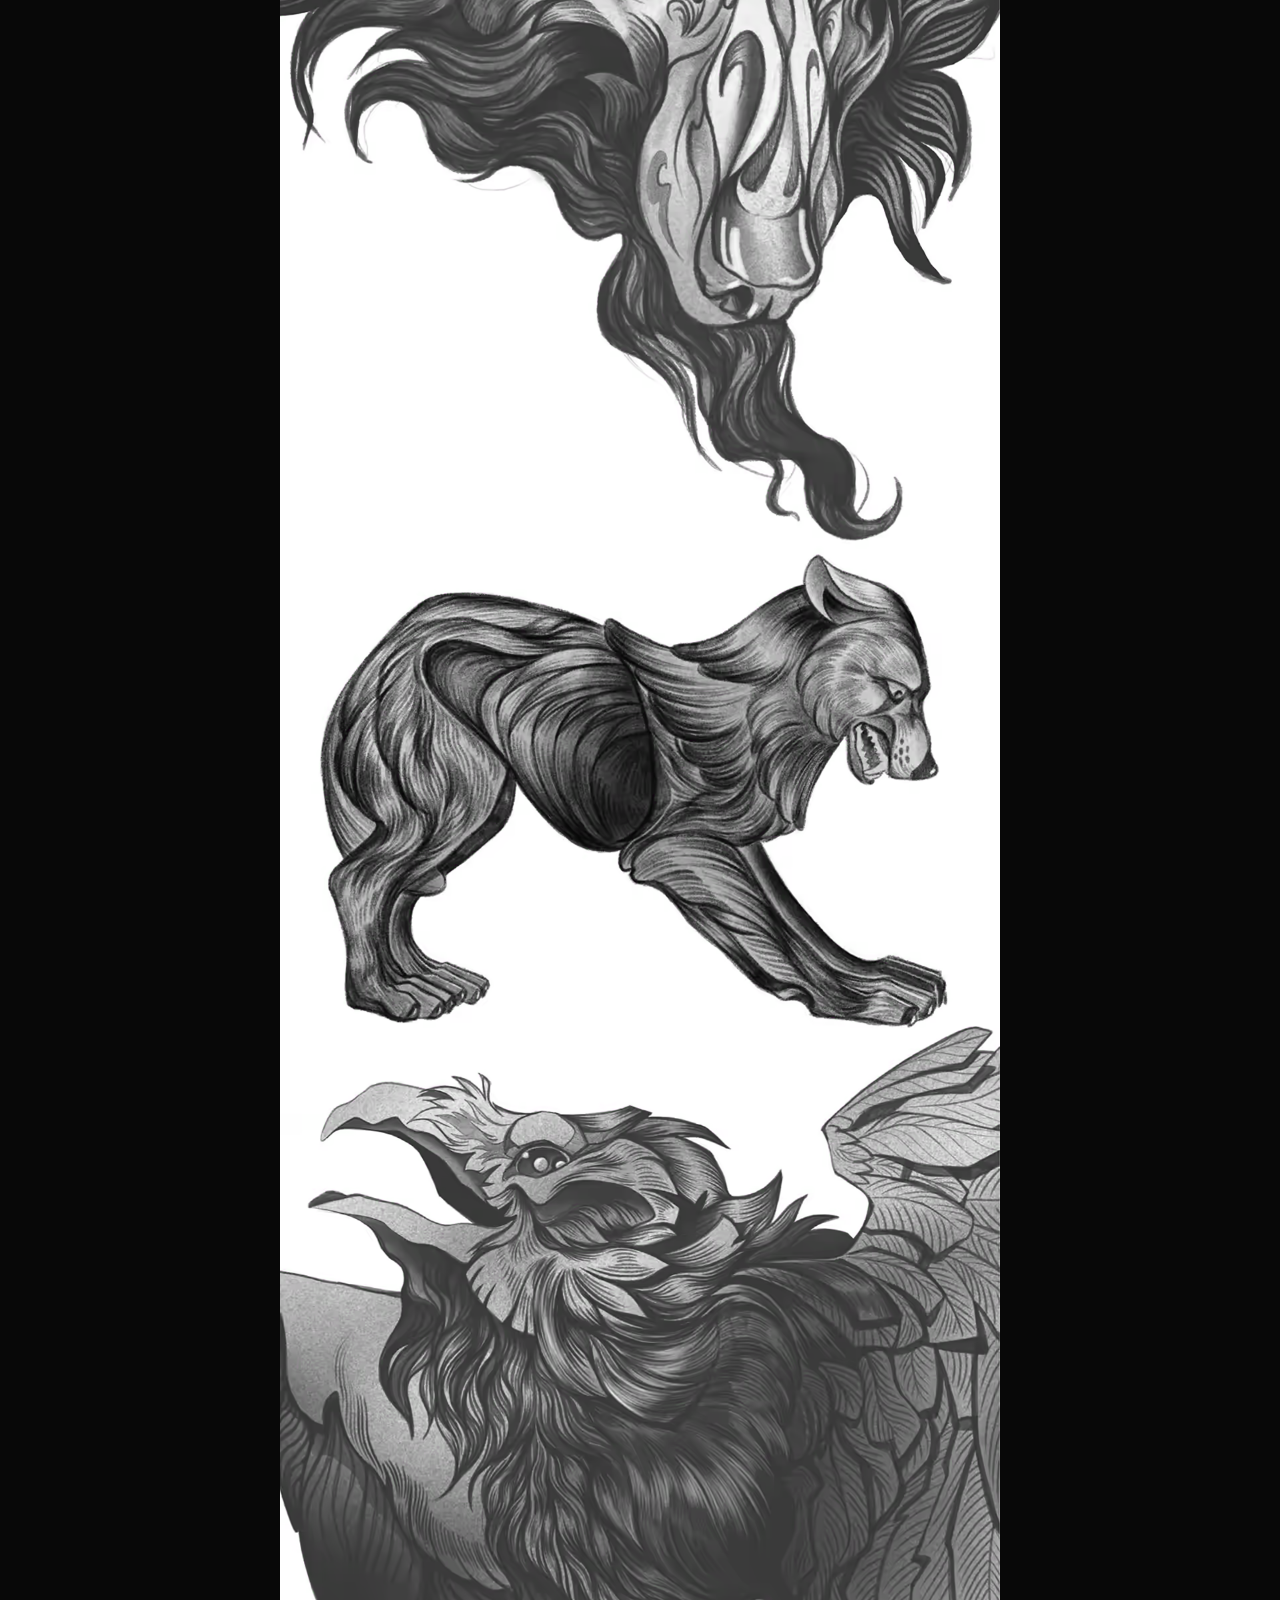
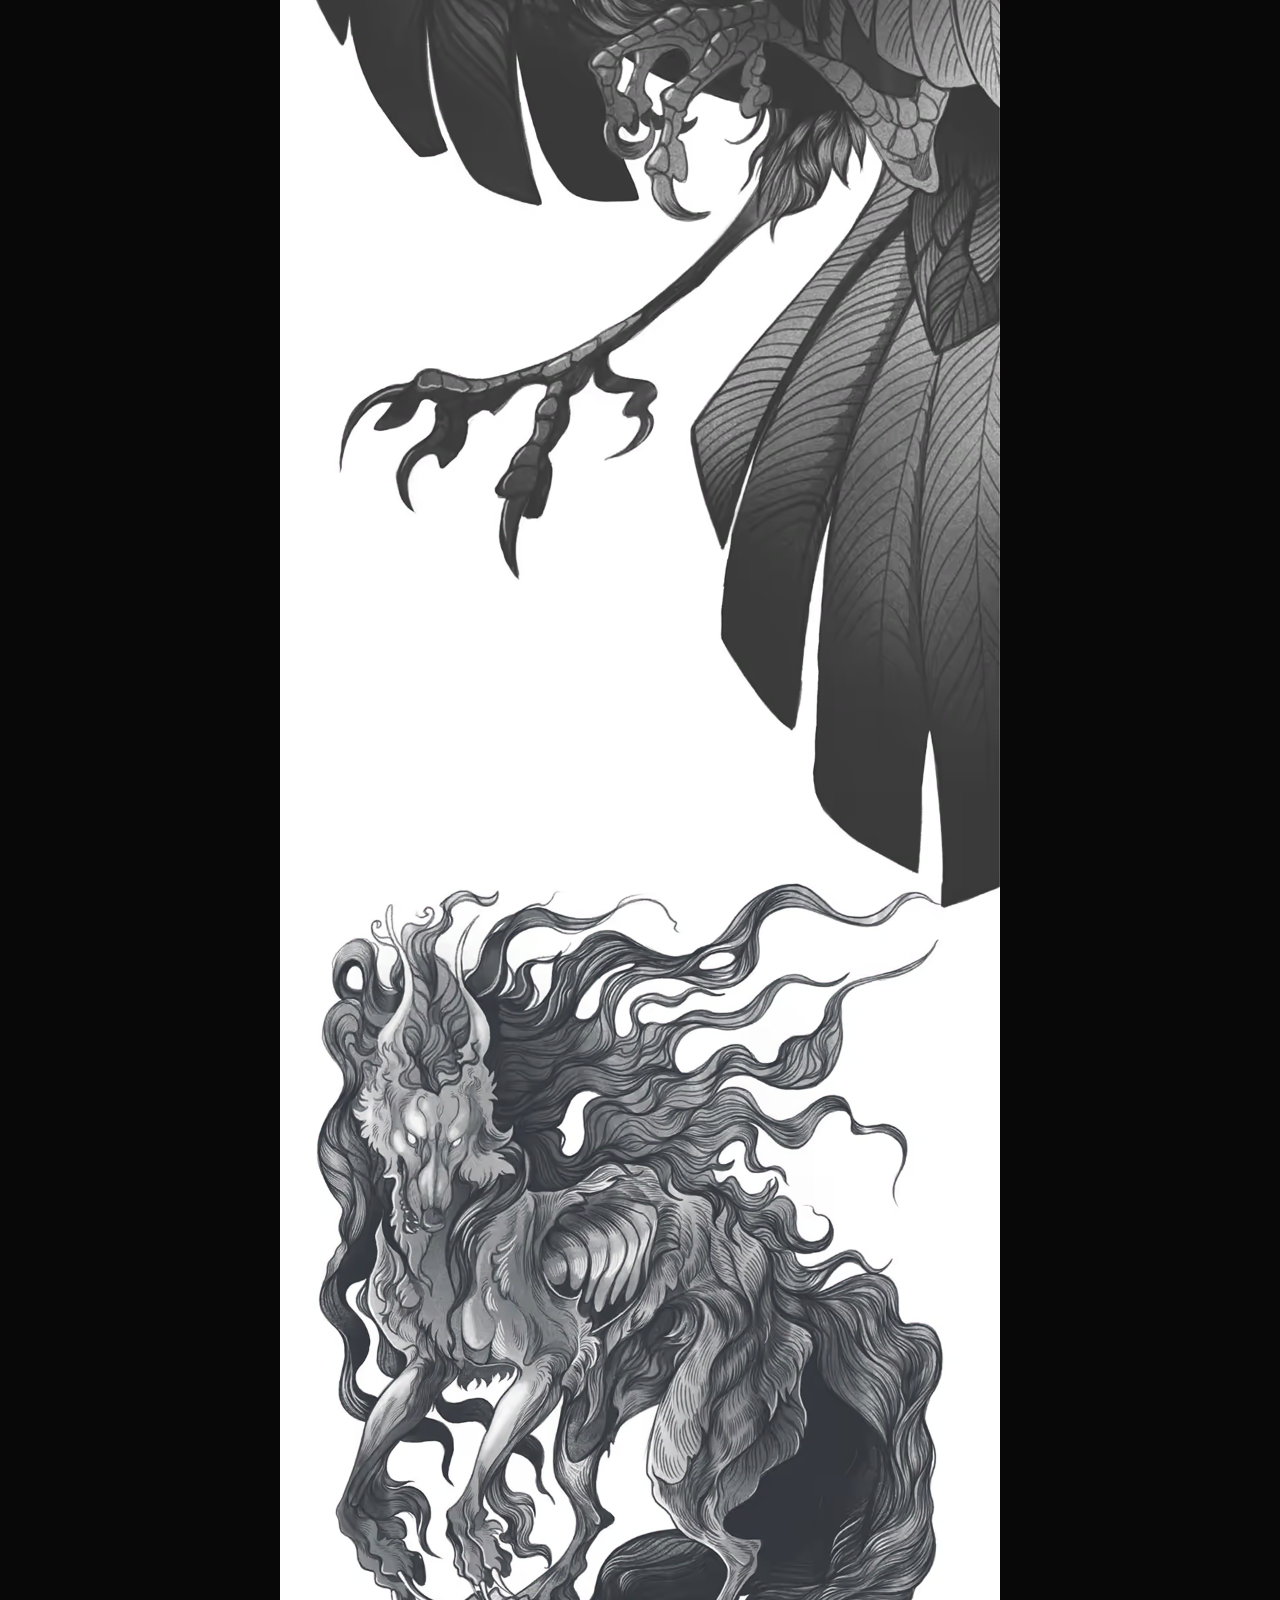
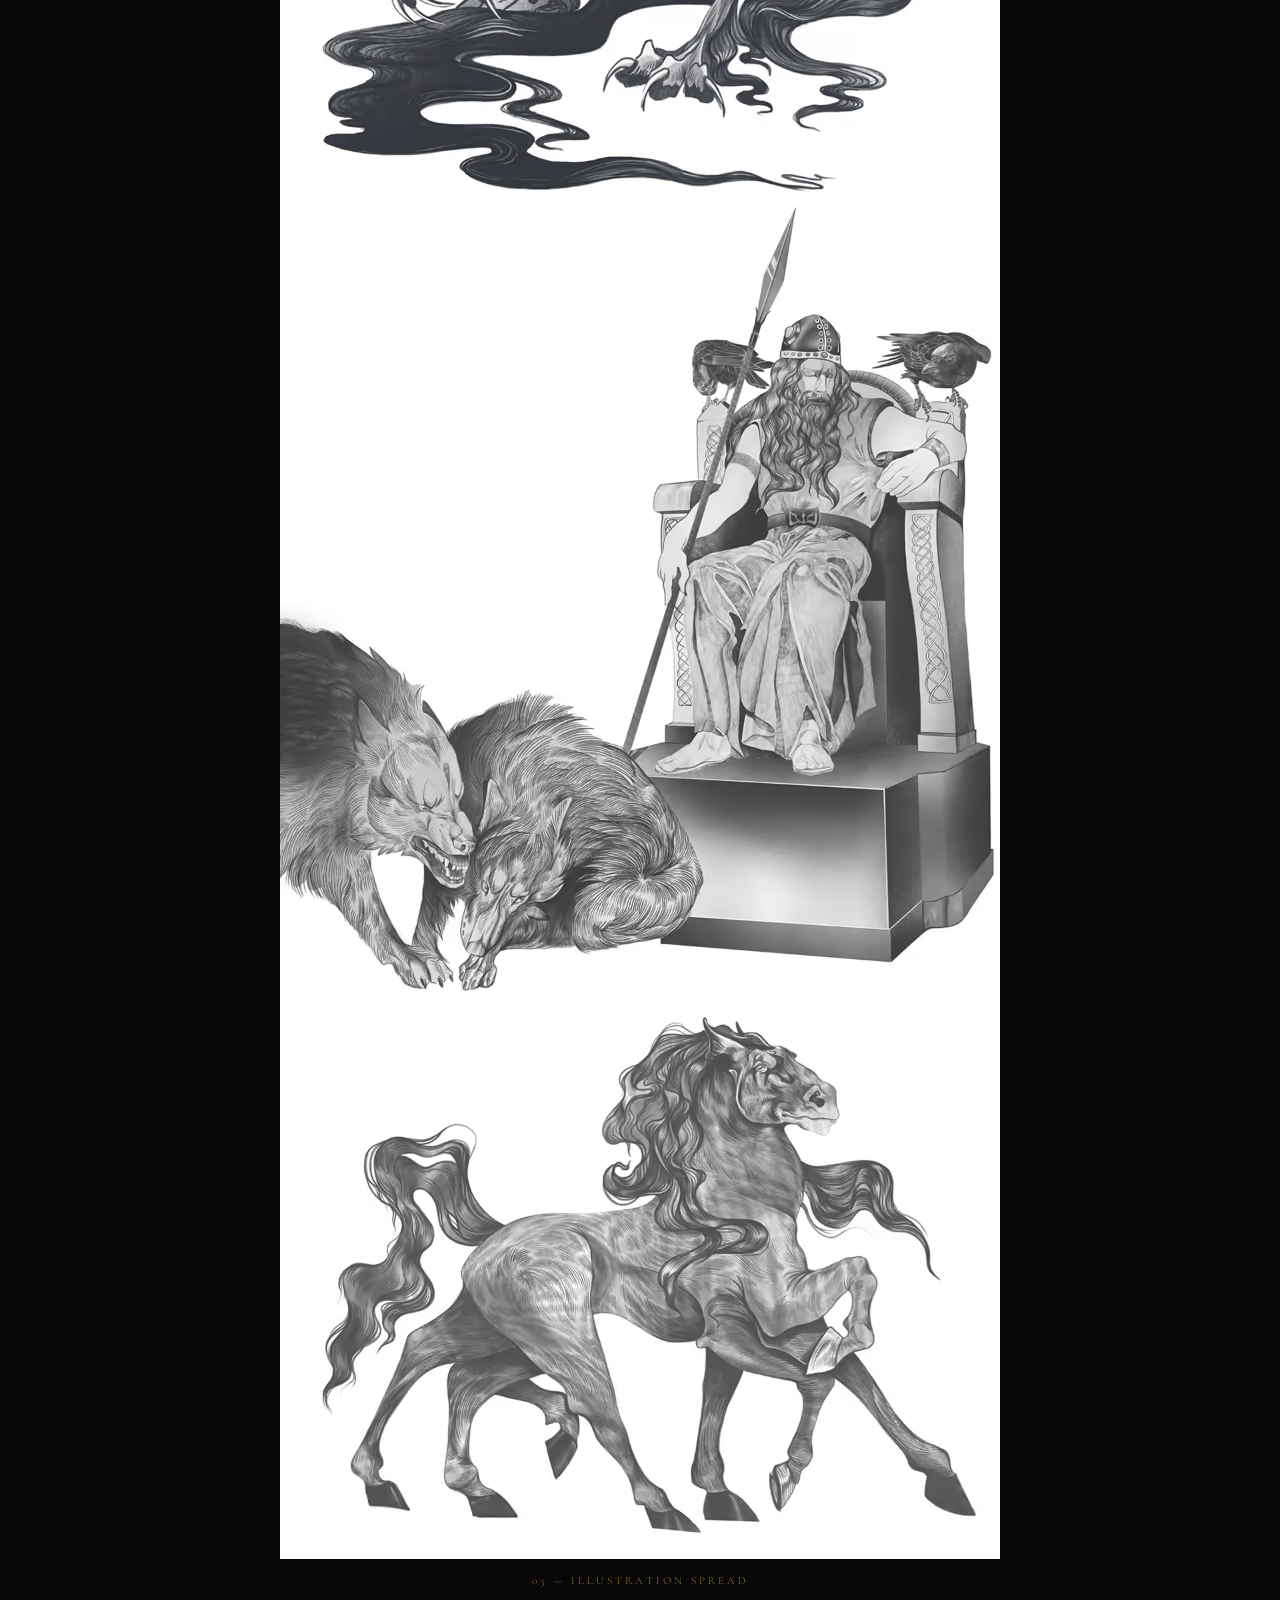
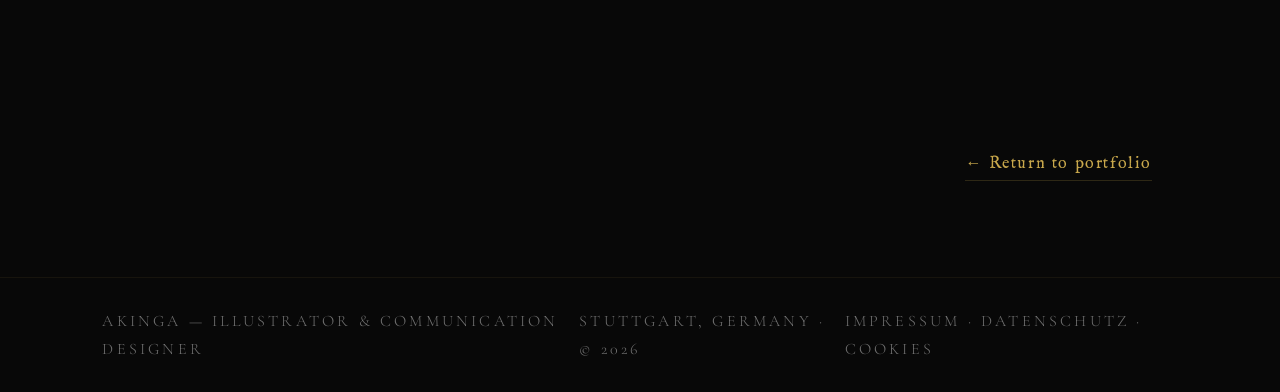
<file: projects/project-alfadhirhaiti.html>
<!DOCTYPE html>
<html lang="en">
<head>
  <meta charset="UTF-8" />
  <meta name="viewport" content="width=device-width, initial-scale=1.0" />
  <title>Akinga — Alfadhirhaiti</title>

  <link rel="icon" href="../assets/fav/favicon.ico" sizes="any" />
  <link rel="icon" type="image/png" sizes="192x192" href="../assets/fav/icon-192.png" />
  <link rel="icon" type="image/png" sizes="512x512" href="../assets/fav/icon-512.png" />
  <link rel="apple-touch-icon" href="../assets/fav/apple-touch-icon.png" />
  <link rel="manifest" href="../assets/fav/site.webmanifest" />

  <link rel="stylesheet" href="../assets/css/style.css" />
  <link rel="stylesheet" href="../assets/css/project.css" />
  <style>
    body { cursor: default; }
  </style>
</head>
<body data-project="alfadhirhaiti">

<!-- NAV -->
<nav class="project-nav">
  <a href="../index.html#index" class="project-nav-back">← <span class="back-full">Back to work</span><span class="back-short">Back</span></a>
  <a href="../index.html" class="project-nav-logo">Akinga</a>
  <div class="project-nav-right">
    <span class="project-nav-cat"></span>
    <button class="nav-hamburger" id="nav-hamburger" aria-label="Open menu">
      <span></span><span></span><span></span>
    </button>
  </div>
</nav>

<div class="nav-overlay" id="nav-overlay">
  <ul class="nav-overlay-links">
    <li><a href="../index.html">Illustration</a></li>
    <li><a href="../index.html">Graphic Design</a></li>
    <li><a href="../index.html#about">About</a></li>
  </ul>
</div>

<!-- HERO -->
<header class="project-hero reveal">
  <div class="project-eyebrow"></div>
  <h1 class="project-title"></h1>
  <p class="project-subtitle"></p>
</header>

<!-- IMAGES -->
<main class="project-images">
  <!-- populated by project-render.js -->
</main>

<!-- END -->
<div class="project-end reveal">
  <span class="project-end-label"></span>
  <a href="../index.html#index" class="project-end-back">← <span class="back-full">Return to portfolio</span><span class="back-short">Back</span></a>
</div>

<!-- ─────────────────────────────────────────
     FOOTER
───────────────────────────────────────────── -->
<footer>
  <p>Akinga — Illustrator & Communication Designer</p>
  <p>Stuttgart, Germany · © 2026</p>
  <p><a href="../impressum.html">Impressum</a> · <a href="../datenschutz.html">Datenschutz</a> · <a href="../cookies.html">Cookies</a></p>
</footer>

<script src="../assets/js/projects-data.js"></script>
<script src="../assets/js/project-render.js"></script>
<script src="../assets/js/nav-overlay.js"></script>
<script src="../assets/js/image-protect.js"></script>

</body>
</html>
</file>
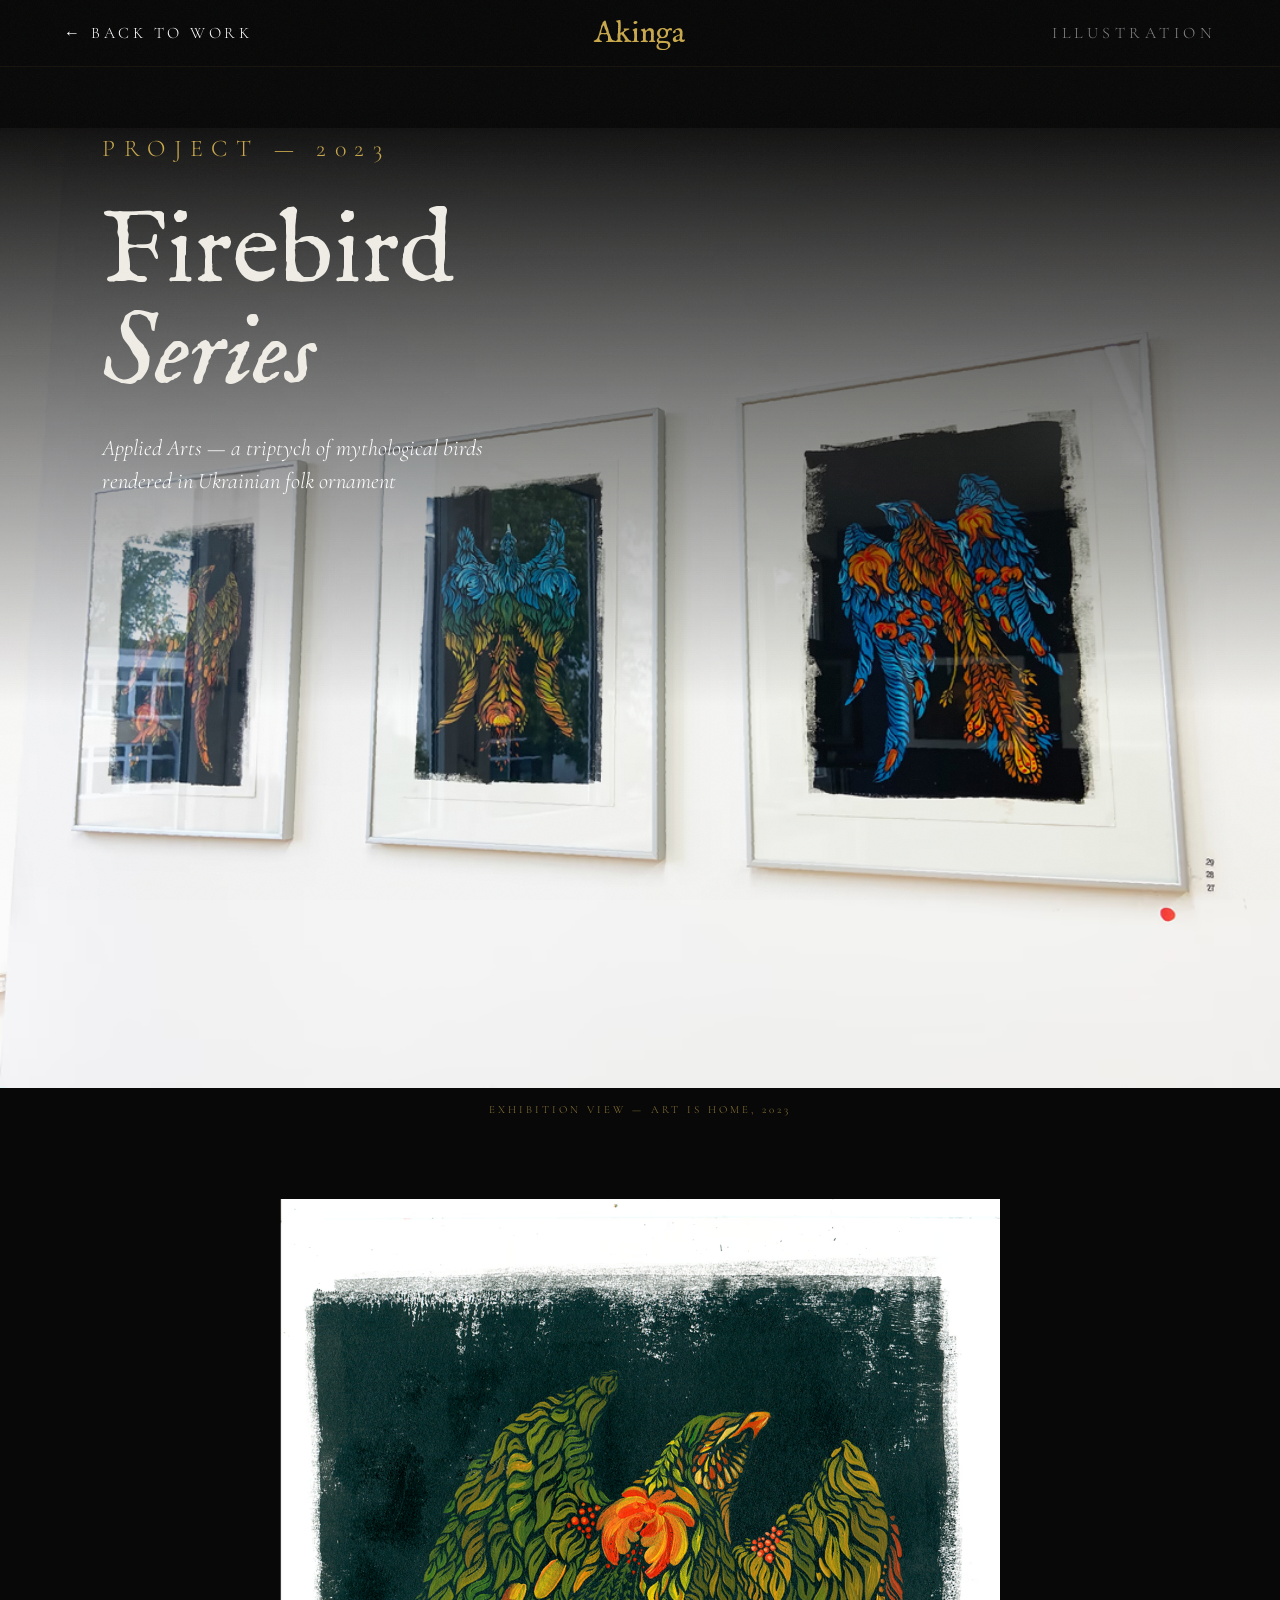
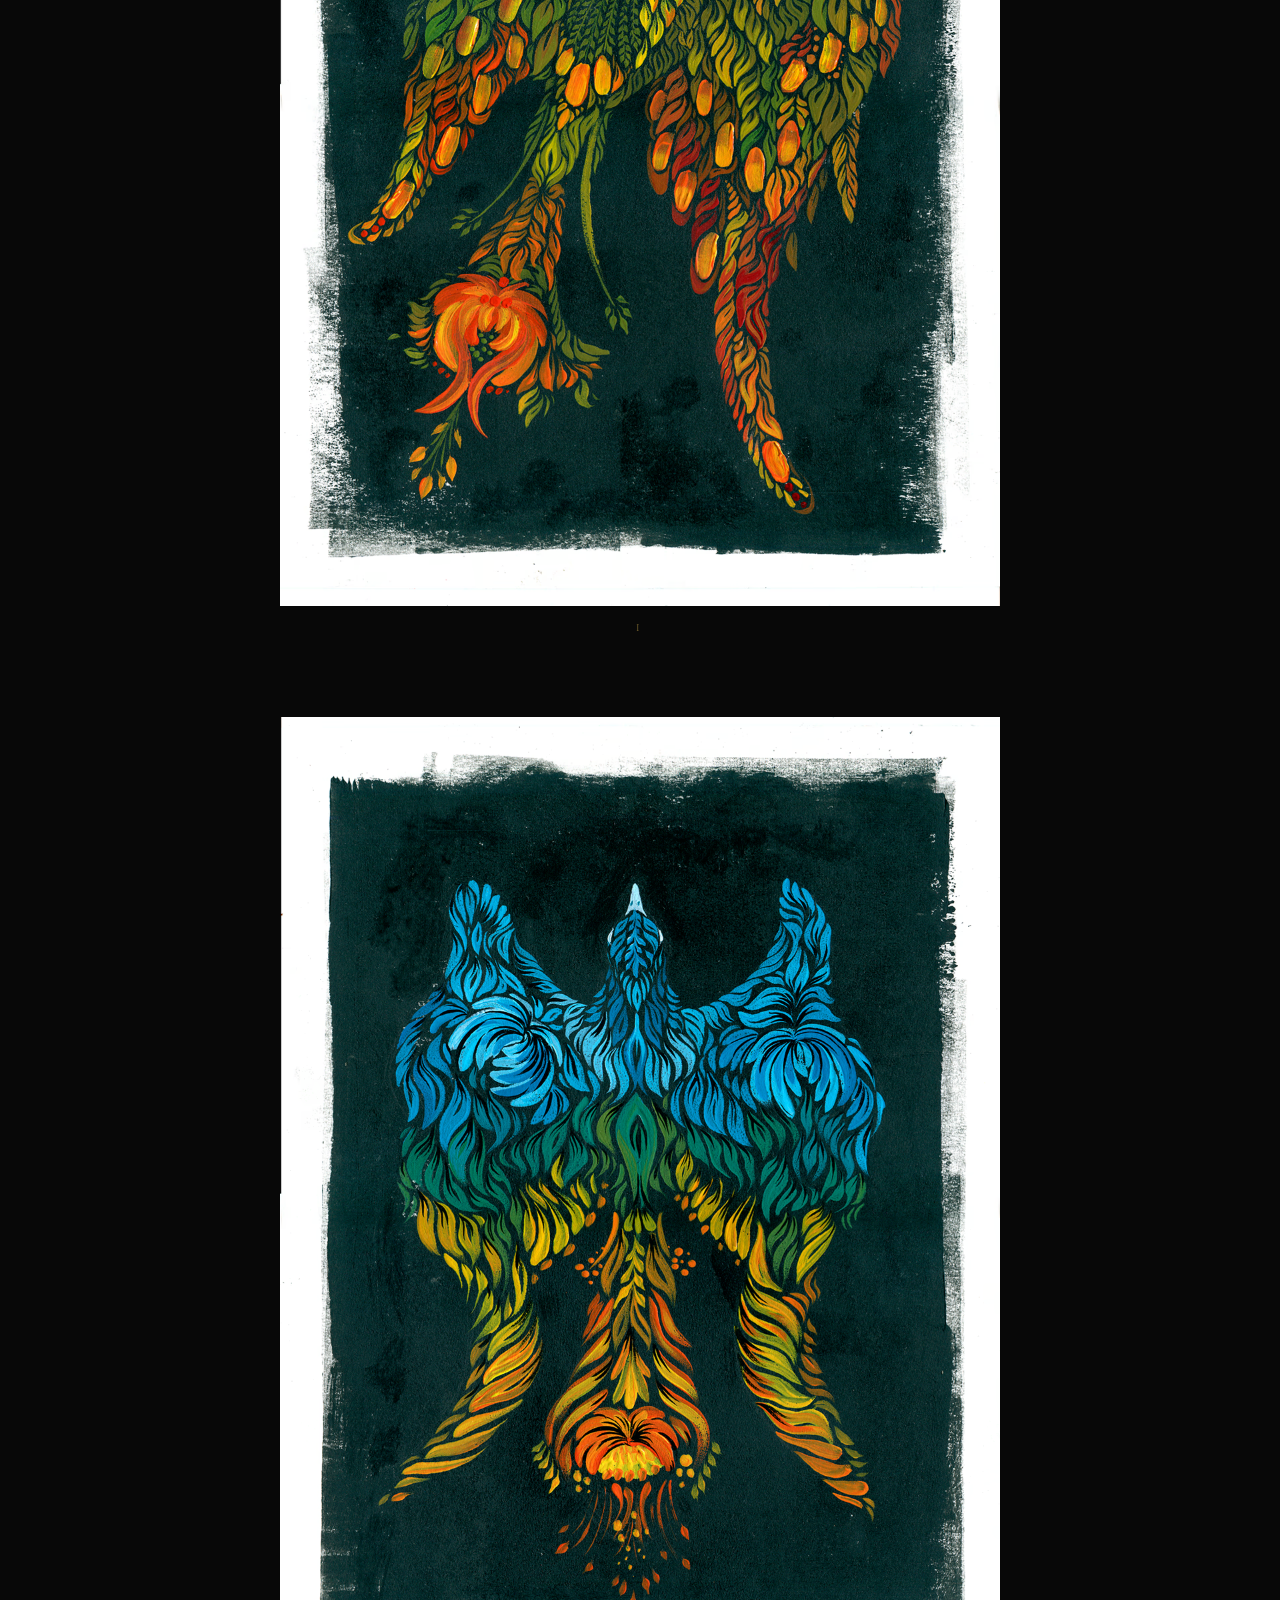
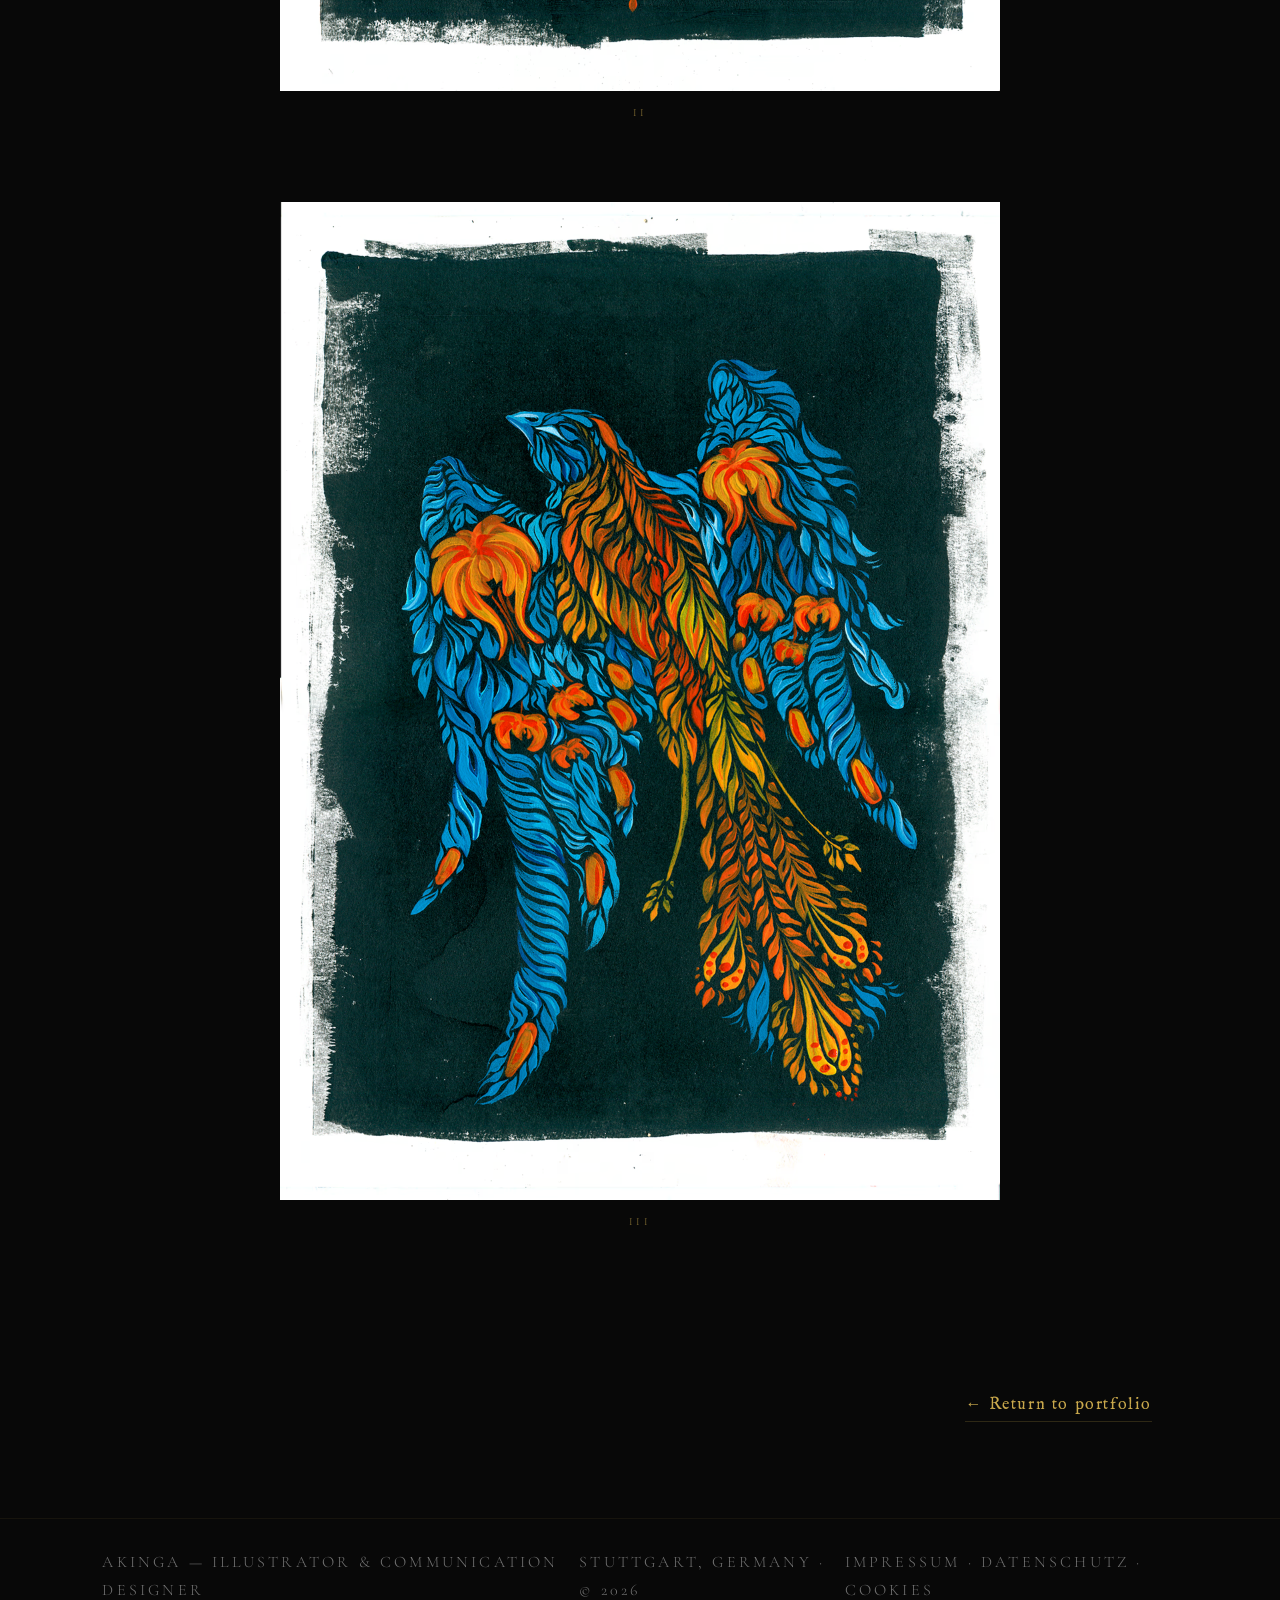
<file: projects/project-appliedarts.html>
<!DOCTYPE html>
<html lang="en">
<head>
  <meta charset="UTF-8" />
  <meta name="viewport" content="width=device-width, initial-scale=1.0" />
  <title>Akinga — Applied Arts · Firebird Series</title>

  <link rel="icon" href="../assets/fav/favicon.ico" sizes="any" />
  <link rel="icon" type="image/png" sizes="192x192" href="../assets/fav/icon-192.png" />
  <link rel="icon" type="image/png" sizes="512x512" href="../assets/fav/icon-512.png" />
  <link rel="apple-touch-icon" href="../assets/fav/apple-touch-icon.png" />
  <link rel="manifest" href="../assets/fav/site.webmanifest" />

  <link rel="stylesheet" href="../assets/css/style.css" />
  <link rel="stylesheet" href="../assets/css/project.css" />

  <style>
    body { cursor: default; }
  </style>
</head>
<body data-project="firebird">

<!-- NAV -->
<nav class="project-nav">
  <a href="../index.html#index" class="project-nav-back">← <span class="back-full">Back to work</span><span class="back-short">Back</span></a>
  <a href="../index.html" class="project-nav-logo">Akinga</a>
  <div class="project-nav-right">
    <span class="project-nav-cat"></span>
    <button class="nav-hamburger" id="nav-hamburger" aria-label="Open menu">
      <span></span><span></span><span></span>
    </button>
  </div>
</nav>

<div class="nav-overlay" id="nav-overlay">
  <ul class="nav-overlay-links">
    <li><a href="../index.html">Illustration</a></li>
    <li><a href="../index.html">Graphic Design</a></li>
    <li><a href="../index.html#about">About</a></li>
  </ul>
</div>

<!-- HERO -->
<header class="project-hero reveal">
  <div class="project-eyebrow"></div>
  <h1 class="project-title"></h1>
  <p class="project-subtitle"></p>
</header>

<!-- IMAGES -->
<main class="project-images">
  <!-- populated by project-render.js -->
</main>

<!-- END -->
<div class="project-end reveal">
  <span class="project-end-label"></span>
  <a href="../index.html#index" class="project-end-back">← <span class="back-full">Return to portfolio</span><span class="back-short">Back</span></a>
</div>

<!-- ─────────────────────────────────────────
     FOOTER
───────────────────────────────────────────── -->
<footer>
  <p>Akinga — Illustrator & Communication Designer</p>
  <p>Stuttgart, Germany · © 2026</p>
  <p><a href="../impressum.html">Impressum</a> · <a href="../datenschutz.html">Datenschutz</a> · <a href="../cookies.html">Cookies</a></p>
</footer>

<script src="../assets/js/projects-data.js"></script>
<script src="../assets/js/project-render.js"></script>
<script src="../assets/js/nav-overlay.js"></script>
<script src="../assets/js/image-protect.js"></script>

</body>
</html>
</file>
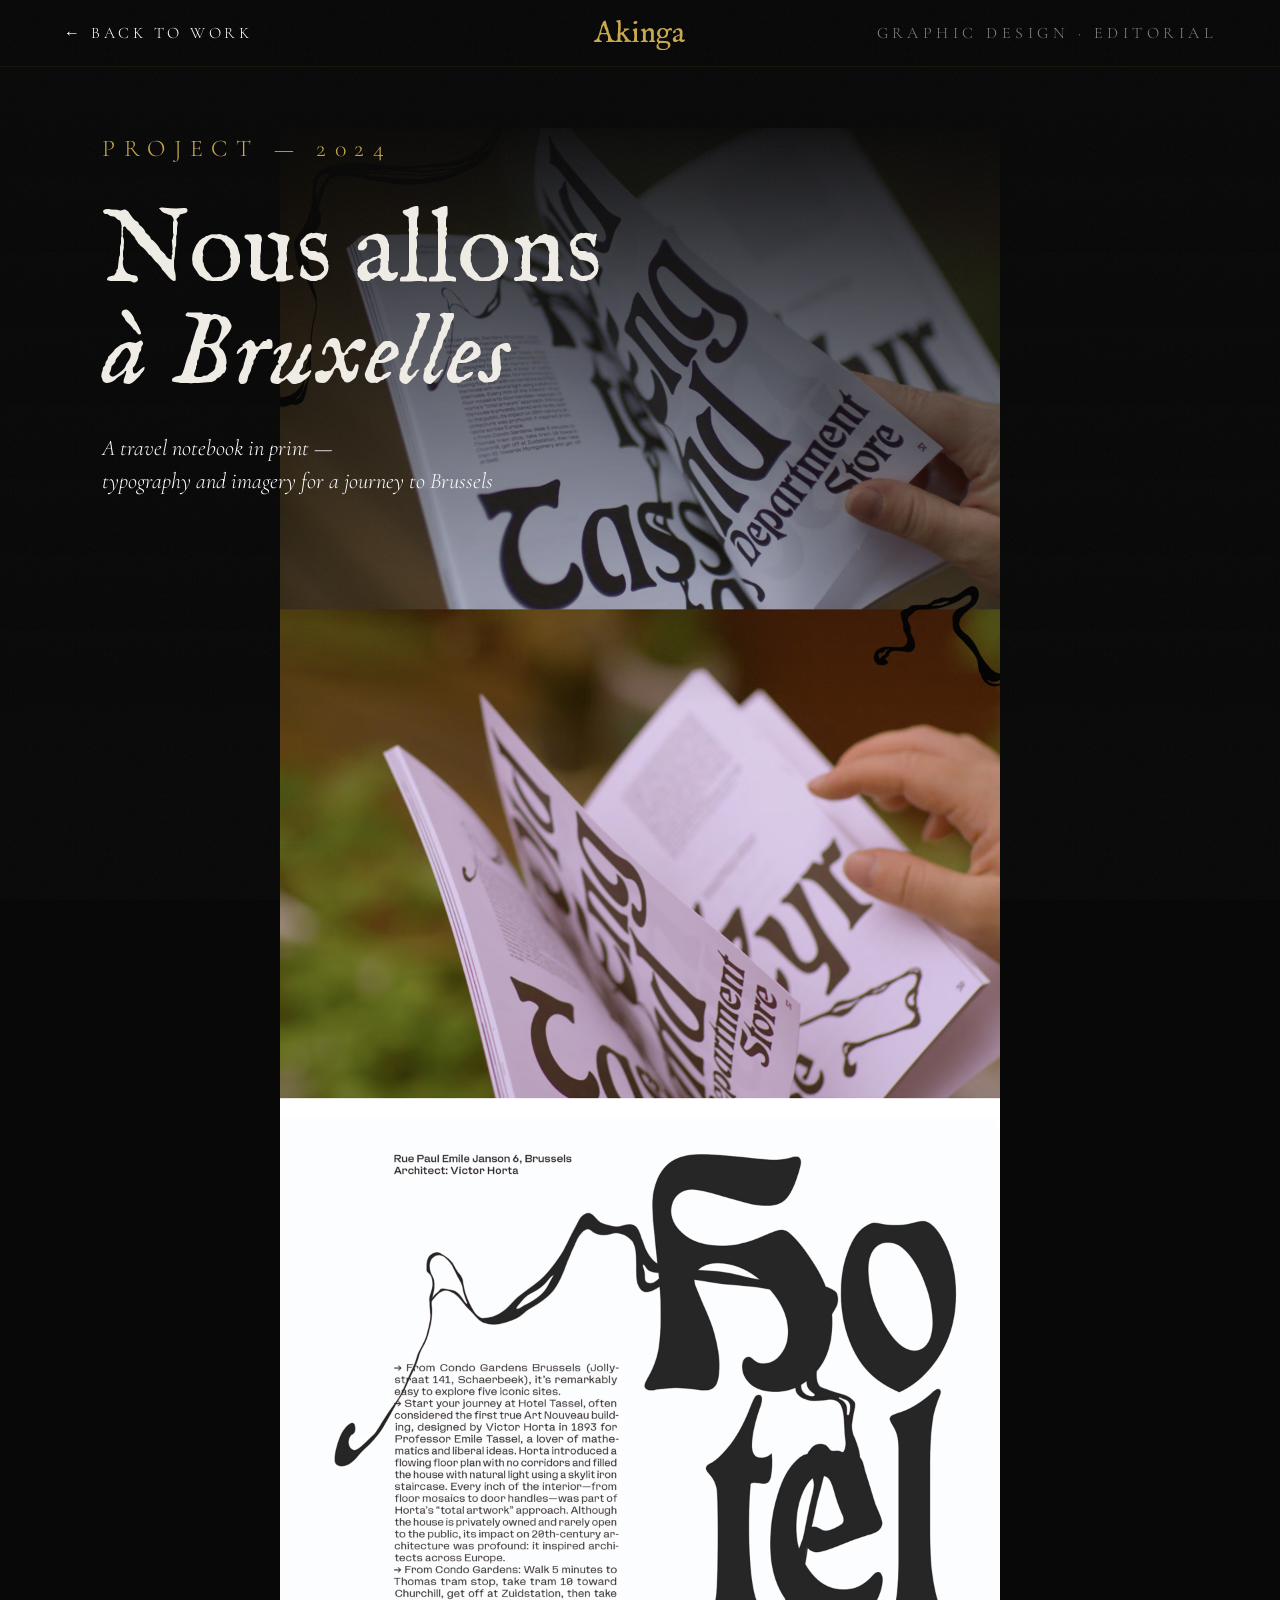
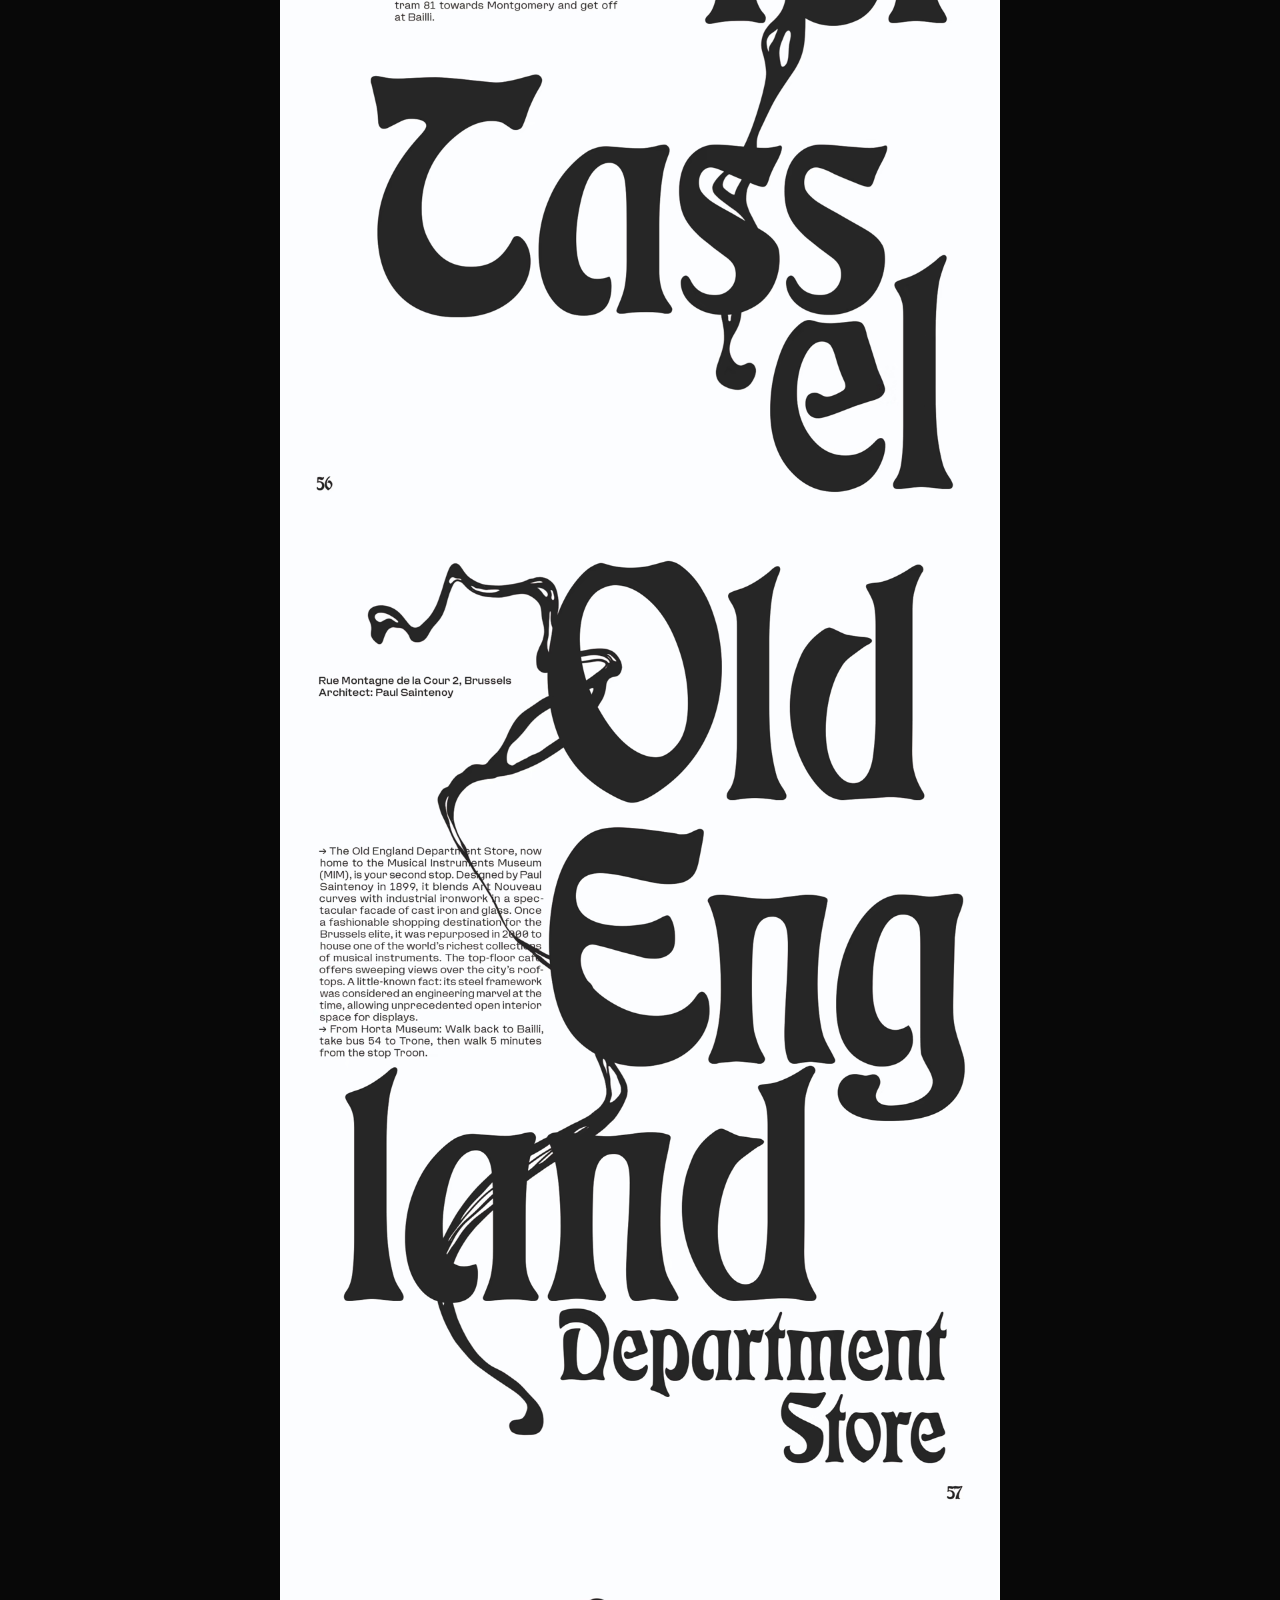
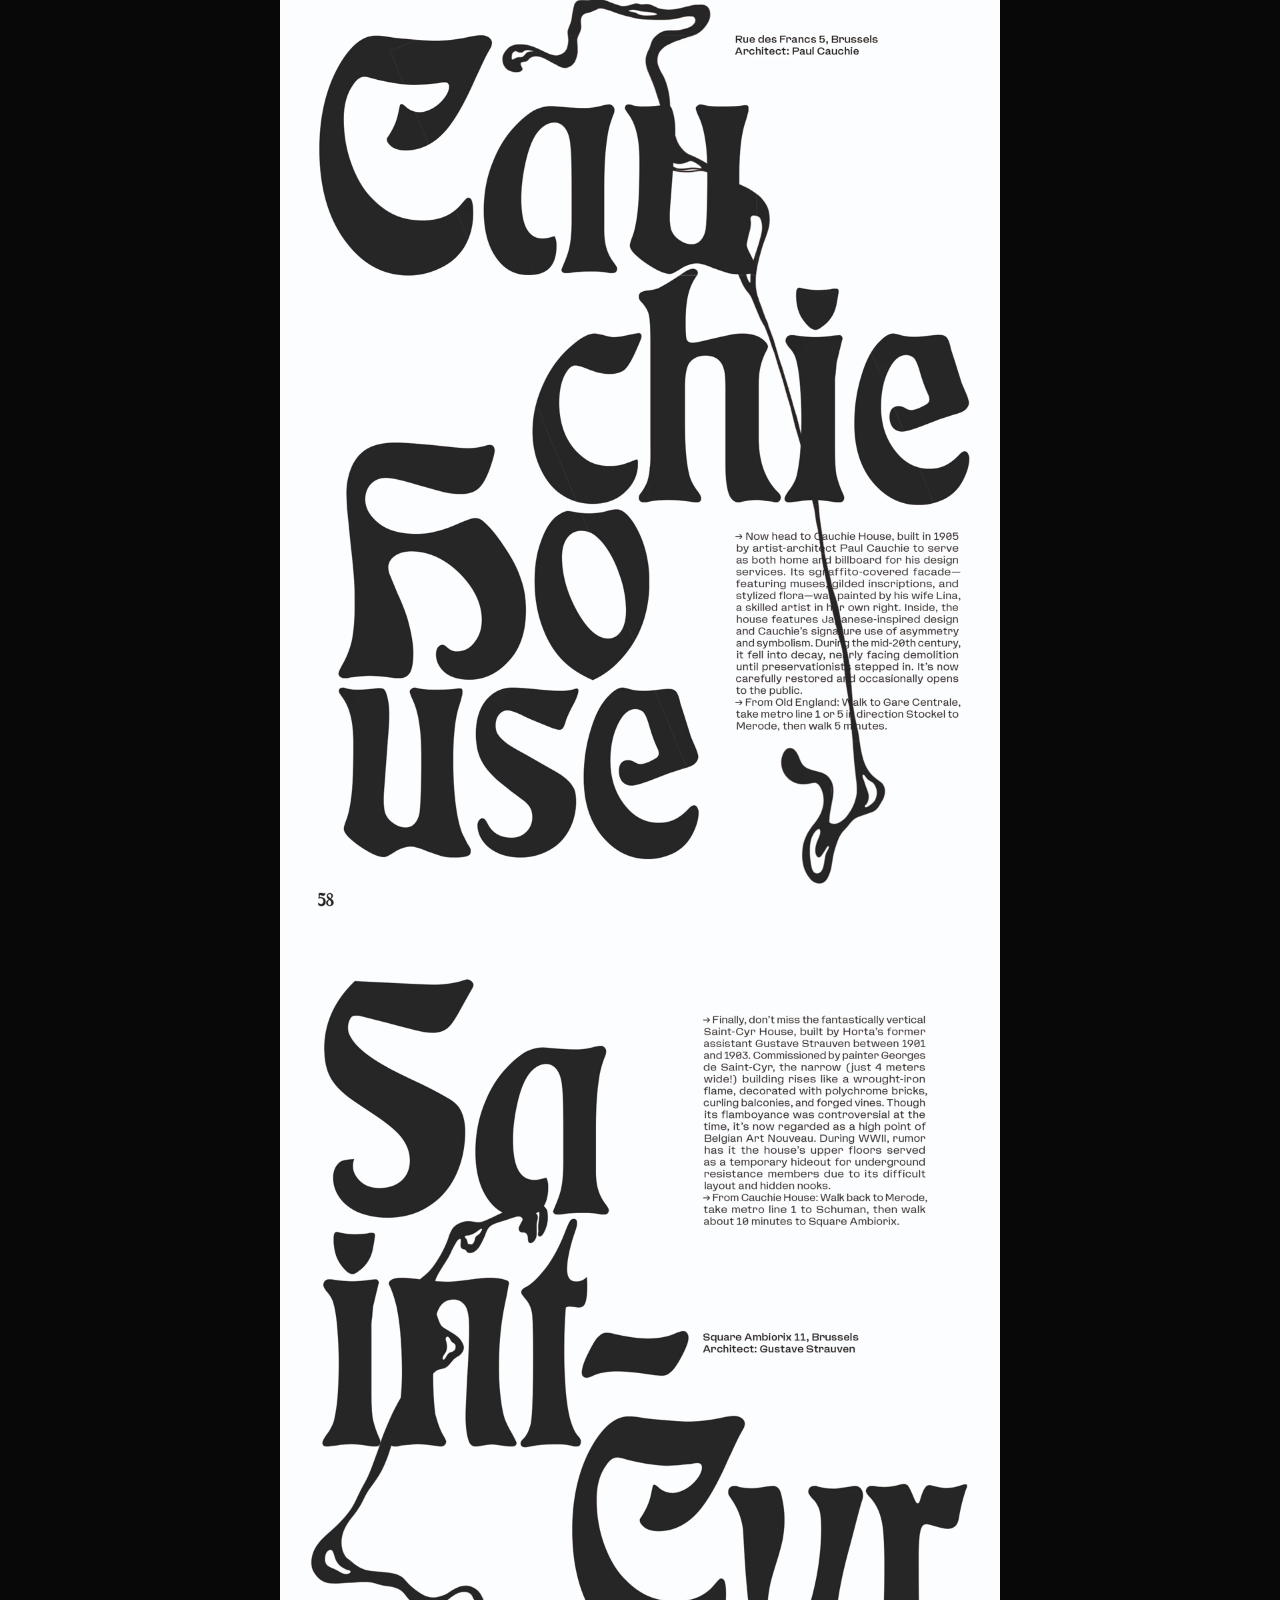
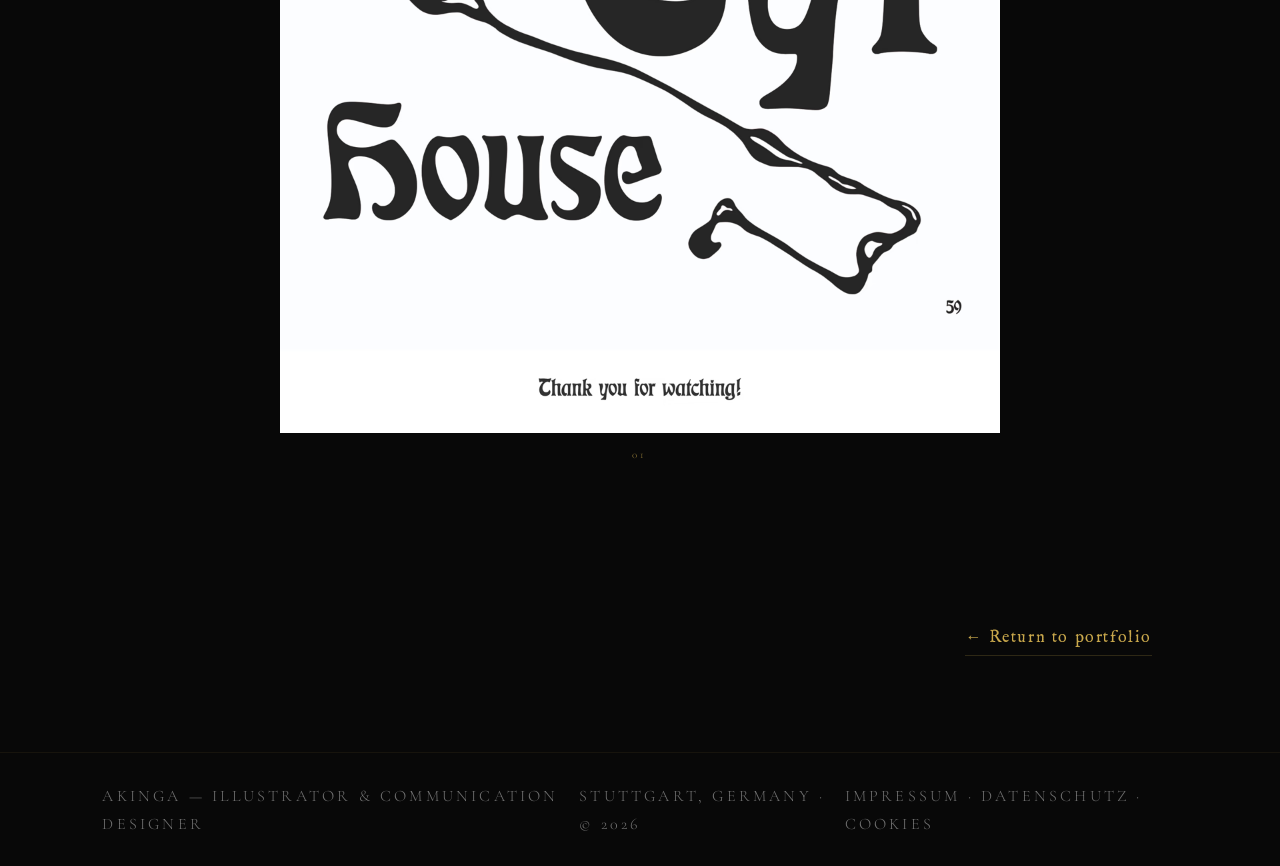
<file: projects/project-bruxelles.html>
<!DOCTYPE html>
<html lang="en">
<head>
  <meta charset="UTF-8" />
  <meta name="viewport" content="width=device-width, initial-scale=1.0" />
  <title>Akinga — Nous allons à Bruxelles</title>

  <link rel="icon" href="../assets/fav/favicon.ico" sizes="any" />
  <link rel="icon" type="image/png" sizes="192x192" href="../assets/fav/icon-192.png" />
  <link rel="icon" type="image/png" sizes="512x512" href="../assets/fav/icon-512.png" />
  <link rel="apple-touch-icon" href="../assets/fav/apple-touch-icon.png" />
  <link rel="manifest" href="../assets/fav/site.webmanifest" />

  <link rel="stylesheet" href="../assets/css/style.css" />
  <link rel="stylesheet" href="../assets/css/project.css" />
  <style>
    body { cursor: default; }
  </style>
</head>
<body data-project="bruxelles">

<!-- NAV -->
<nav class="project-nav">
  <a href="../index.html#index" class="project-nav-back">← <span class="back-full">Back to work</span><span class="back-short">Back</span></a>
  <a href="../index.html" class="project-nav-logo">Akinga</a>
  <div class="project-nav-right">
    <span class="project-nav-cat"></span>
    <button class="nav-hamburger" id="nav-hamburger" aria-label="Open menu">
      <span></span><span></span><span></span>
    </button>
  </div>
</nav>

<div class="nav-overlay" id="nav-overlay">
  <ul class="nav-overlay-links">
    <li><a href="../index.html">Illustration</a></li>
    <li><a href="../index.html">Graphic Design</a></li>
    <li><a href="../index.html#about">About</a></li>
  </ul>
</div>

<!-- HERO -->
<header class="project-hero reveal">
  <div class="project-eyebrow"></div>
  <h1 class="project-title"></h1>
  <p class="project-subtitle"></p>
</header>

<!-- IMAGES -->
<main class="project-images">
  <!-- populated by project-render.js -->
</main>

<!-- END -->
<div class="project-end reveal">
  <span class="project-end-label"></span>
  <a href="../index.html#index" class="project-end-back">← <span class="back-full">Return to portfolio</span><span class="back-short">Back</span></a>
</div>

<!-- ─────────────────────────────────────────
     FOOTER
───────────────────────────────────────────── -->
<footer>
  <p>Akinga — Illustrator & Communication Designer</p>
  <p>Stuttgart, Germany · © 2026</p>
  <p><a href="../impressum.html">Impressum</a> · <a href="../datenschutz.html">Datenschutz</a> · <a href="../cookies.html">Cookies</a></p>
</footer>

<script src="../assets/js/projects-data.js"></script>
<script src="../assets/js/project-render.js"></script>
<script src="../assets/js/nav-overlay.js"></script>
<script src="../assets/js/image-protect.js"></script>

</body>
</html>
</file>
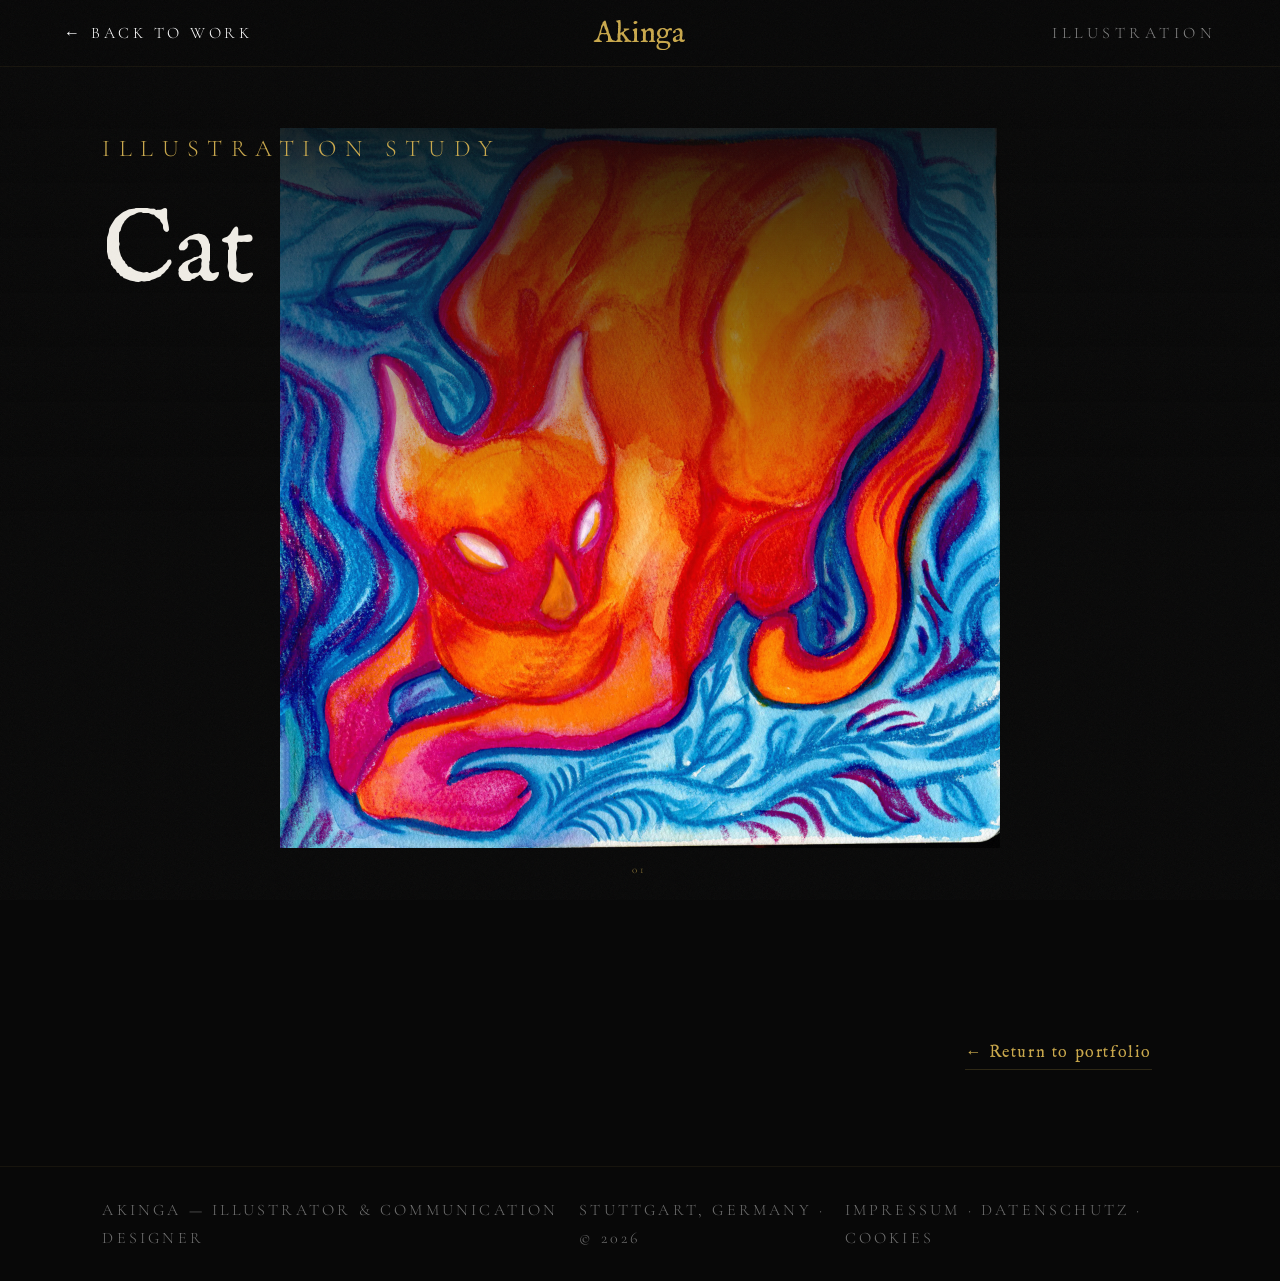
<file: projects/project-cat.html>
<!DOCTYPE html>
<html lang="en">
<head>
  <meta charset="UTF-8" />
  <meta name="viewport" content="width=device-width, initial-scale=1.0" />
  <title>Akinga — Cat</title>

  <link rel="icon" href="../assets/fav/favicon.ico" sizes="any" />
  <link rel="icon" type="image/png" sizes="192x192" href="../assets/fav/icon-192.png" />
  <link rel="icon" type="image/png" sizes="512x512" href="../assets/fav/icon-512.png" />
  <link rel="apple-touch-icon" href="../assets/fav/apple-touch-icon.png" />
  <link rel="manifest" href="../assets/fav/site.webmanifest" />

  <link rel="stylesheet" href="../assets/css/style.css" />
  <link rel="stylesheet" href="../assets/css/project.css" />
  <style>
    body { cursor: default; }
  </style>
</head>
<body data-project="cat">

<!-- NAV -->
<nav class="project-nav">
  <a href="../index.html#index" class="project-nav-back">← <span class="back-full">Back to work</span><span class="back-short">Back</span></a>
  <a href="../index.html" class="project-nav-logo">Akinga</a>
  <div class="project-nav-right">
    <span class="project-nav-cat"></span>
    <button class="nav-hamburger" id="nav-hamburger" aria-label="Open menu">
      <span></span><span></span><span></span>
    </button>
  </div>
</nav>

<div class="nav-overlay" id="nav-overlay">
  <ul class="nav-overlay-links">
    <li><a href="../index.html">Illustration</a></li>
    <li><a href="../index.html">Graphic Design</a></li>
    <li><a href="../index.html#about">About</a></li>
  </ul>
</div>

<!-- HERO -->
<header class="project-hero reveal">
  <div class="project-eyebrow"></div>
  <h1 class="project-title"></h1>
  <p class="project-subtitle"></p>
</header>

<!-- IMAGES -->
<main class="project-images">
  <!-- populated by project-render.js -->
</main>

<!-- END -->
<div class="project-end reveal">
  <span class="project-end-label"></span>
  <a href="../index.html#index" class="project-end-back">← <span class="back-full">Return to portfolio</span><span class="back-short">Back</span></a>
</div>

<!-- ─────────────────────────────────────────
     FOOTER
───────────────────────────────────────────── -->
<footer>
  <p>Akinga — Illustrator & Communication Designer</p>
  <p>Stuttgart, Germany · © 2026</p>
  <p><a href="../impressum.html">Impressum</a> · <a href="../datenschutz.html">Datenschutz</a> · <a href="../cookies.html">Cookies</a></p>
</footer>

<script src="../assets/js/projects-data.js"></script>
<script src="../assets/js/project-render.js"></script>
<script src="../assets/js/nav-overlay.js"></script>
<script src="../assets/js/image-protect.js"></script>

</body>
</html>
</file>
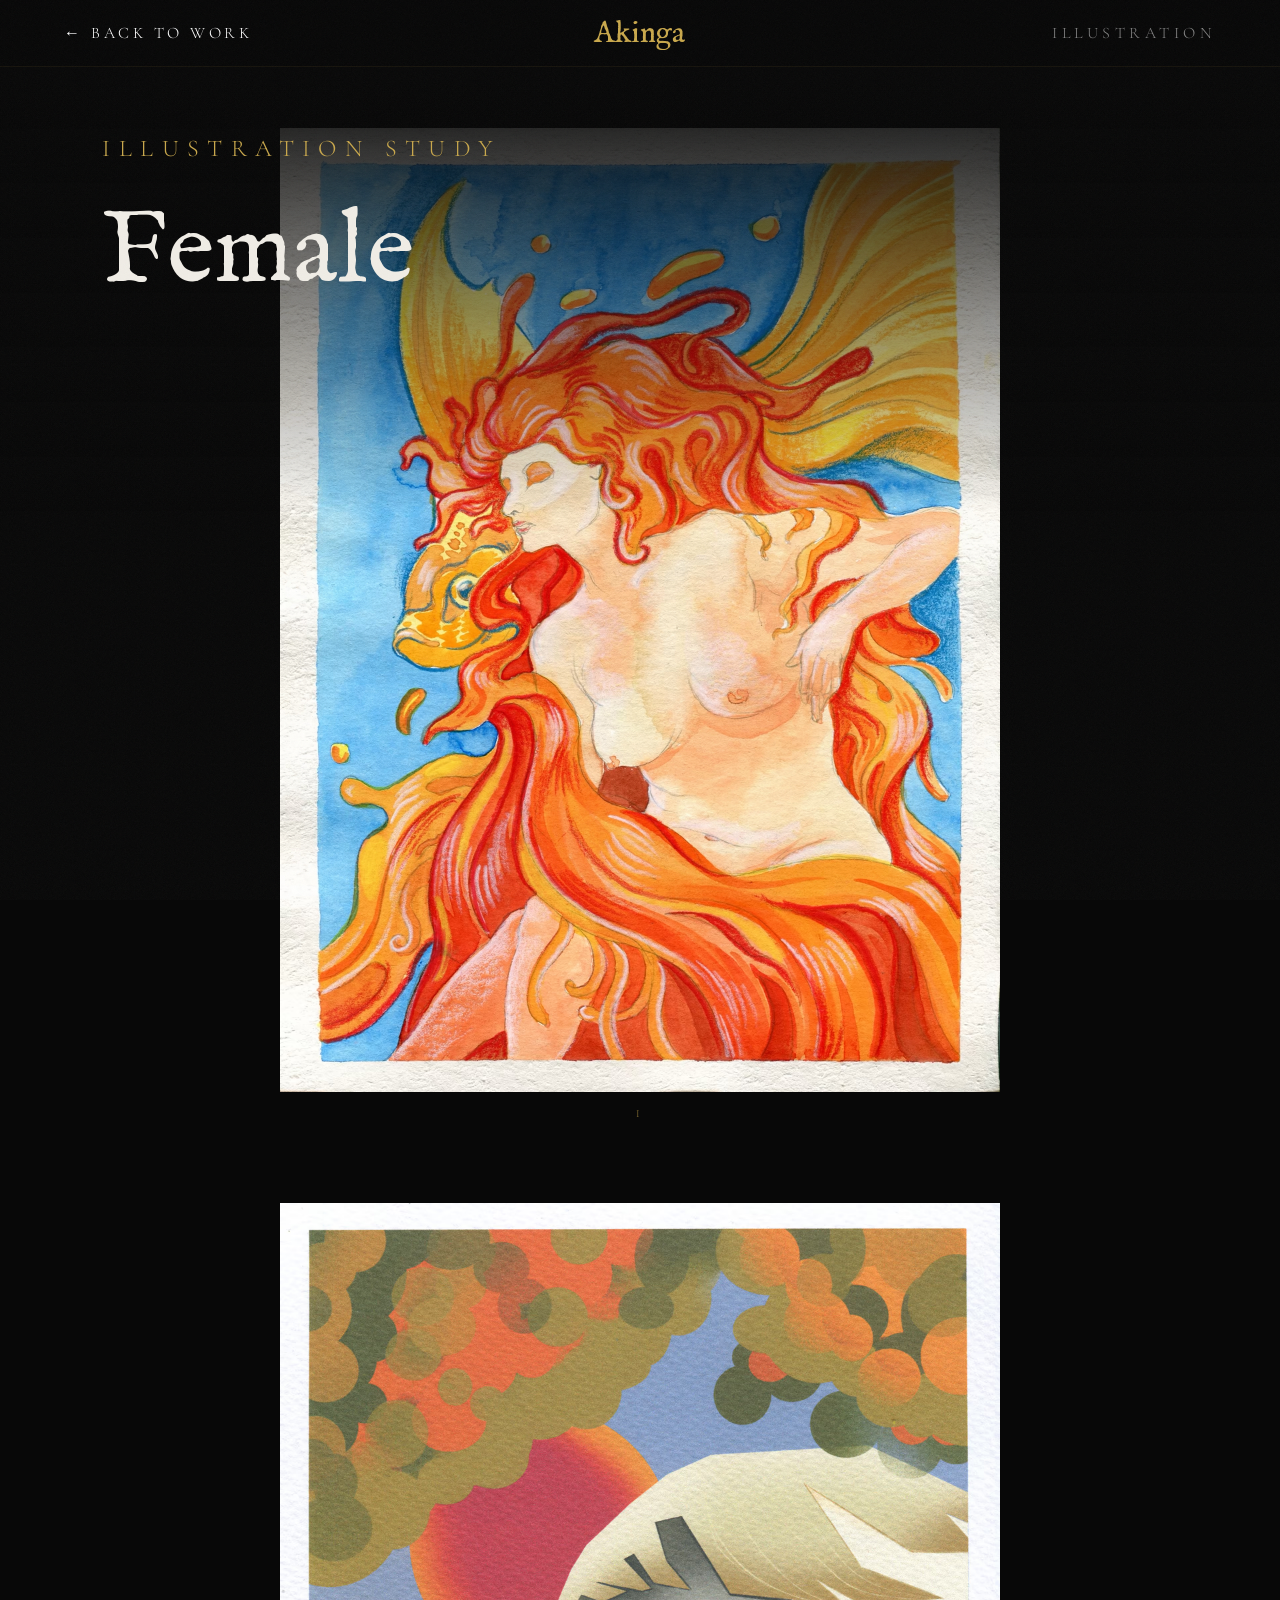
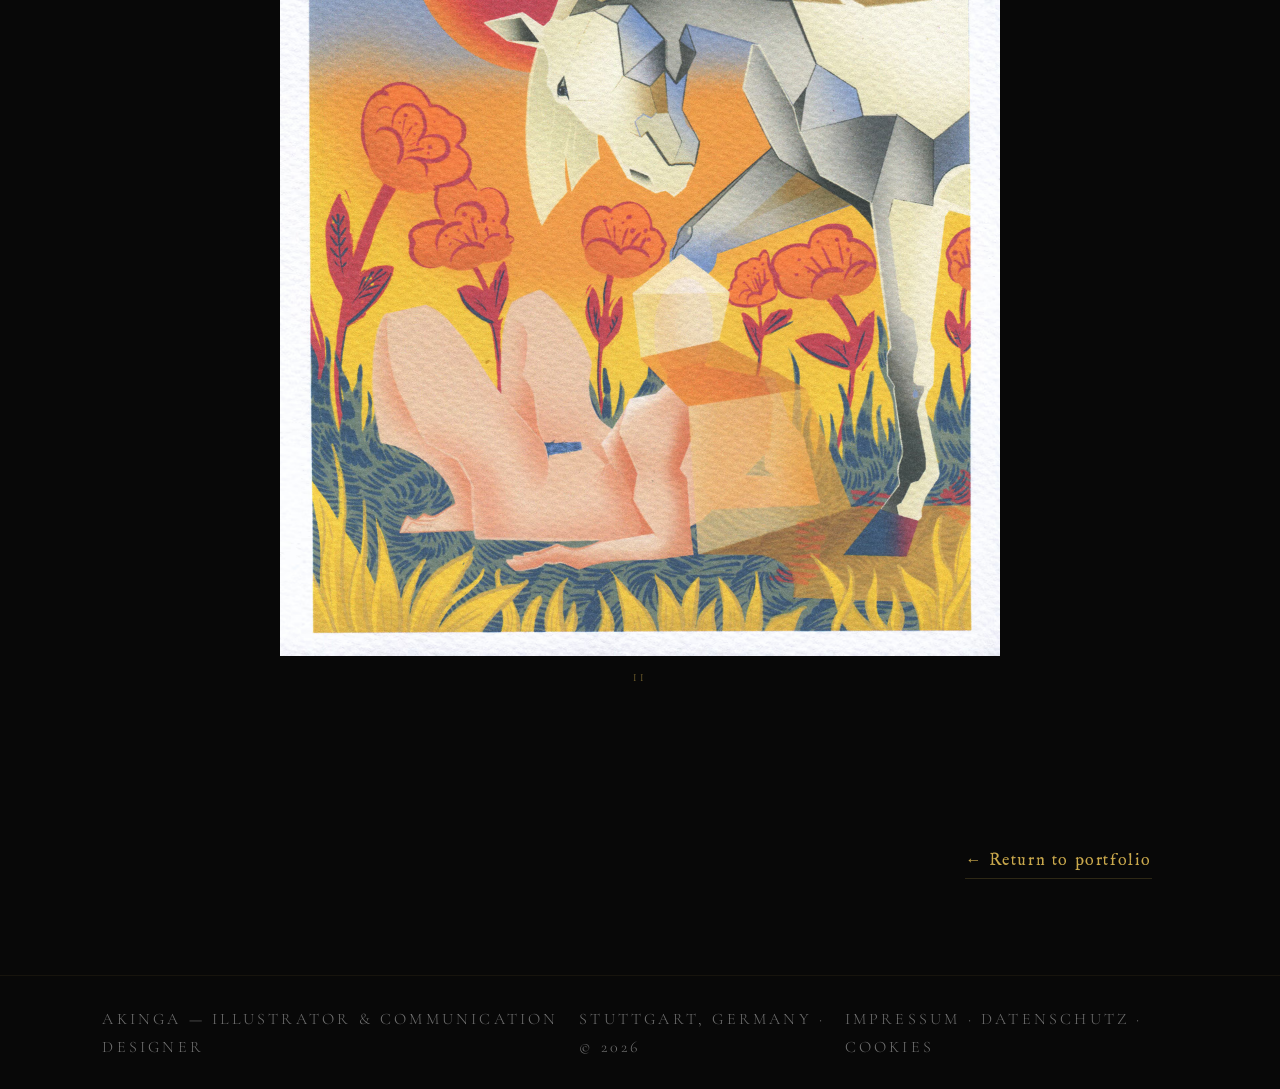
<file: projects/project-female.html>
<!DOCTYPE html>
<html lang="en">
<head>
  <meta charset="UTF-8" />
  <meta name="viewport" content="width=device-width, initial-scale=1.0" />
  <title>Akinga — Female</title>

  <link rel="icon" href="../assets/fav/favicon.ico" sizes="any" />
  <link rel="icon" type="image/png" sizes="192x192" href="../assets/fav/icon-192.png" />
  <link rel="icon" type="image/png" sizes="512x512" href="../assets/fav/icon-512.png" />
  <link rel="apple-touch-icon" href="../assets/fav/apple-touch-icon.png" />
  <link rel="manifest" href="../assets/fav/site.webmanifest" />

  <link rel="stylesheet" href="../assets/css/style.css" />
  <link rel="stylesheet" href="../assets/css/project.css" />
  <style>
    body { cursor: default; }
  </style>
</head>
<body data-project="female">

<!-- NAV -->
<nav class="project-nav">
  <a href="../index.html#index" class="project-nav-back">← <span class="back-full">Back to work</span><span class="back-short">Back</span></a>
  <a href="../index.html" class="project-nav-logo">Akinga</a>
  <div class="project-nav-right">
    <span class="project-nav-cat"></span>
    <button class="nav-hamburger" id="nav-hamburger" aria-label="Open menu">
      <span></span><span></span><span></span>
    </button>
  </div>
</nav>

<div class="nav-overlay" id="nav-overlay">
  <ul class="nav-overlay-links">
    <li><a href="../index.html">Illustration</a></li>
    <li><a href="../index.html">Graphic Design</a></li>
    <li><a href="../index.html#about">About</a></li>
  </ul>
</div>

<!-- HERO -->
<header class="project-hero reveal">
  <div class="project-eyebrow"></div>
  <h1 class="project-title"></h1>
  <p class="project-subtitle"></p>
</header>

<!-- IMAGES -->
<main class="project-images">
  <!-- populated by project-render.js -->
</main>

<!-- END -->
<div class="project-end reveal">
  <span class="project-end-label"></span>
  <a href="../index.html#index" class="project-end-back">← <span class="back-full">Return to portfolio</span><span class="back-short">Back</span></a>
</div>

<!-- ─────────────────────────────────────────
     FOOTER
───────────────────────────────────────────── -->
<footer>
  <p>Akinga — Illustrator & Communication Designer</p>
  <p>Stuttgart, Germany · © 2026</p>
  <p><a href="../impressum.html">Impressum</a> · <a href="../datenschutz.html">Datenschutz</a> · <a href="../cookies.html">Cookies</a></p>
</footer>

<script src="../assets/js/projects-data.js"></script>
<script src="../assets/js/project-render.js"></script>
<script src="../assets/js/nav-overlay.js"></script>
<script src="../assets/js/image-protect.js"></script>

</body>
</html>
</file>
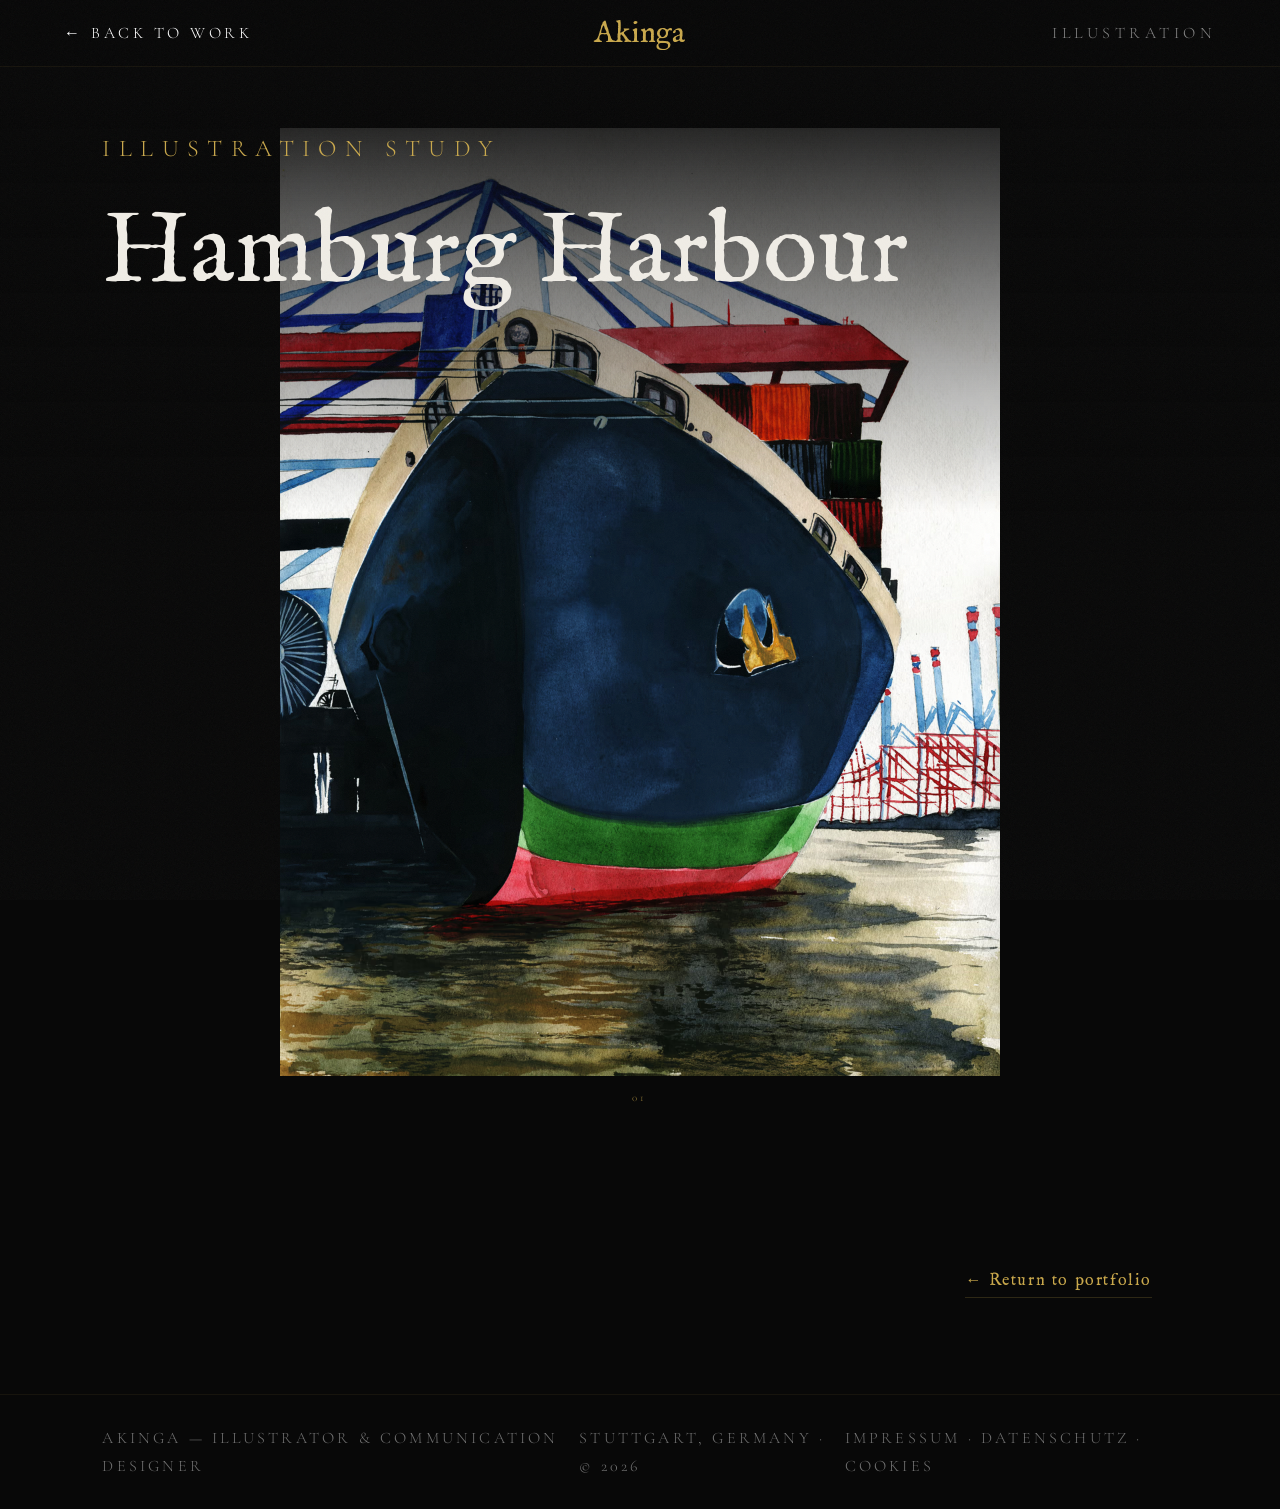
<file: projects/project-hh.html>
<!DOCTYPE html>
<html lang="en">
<head>
  <meta charset="UTF-8" />
  <meta name="viewport" content="width=device-width, initial-scale=1.0" />
  <title>Akinga — Hamburg Harbour</title>

  <link rel="icon" href="../assets/fav/favicon.ico" sizes="any" />
  <link rel="icon" type="image/png" sizes="192x192" href="../assets/fav/icon-192.png" />
  <link rel="icon" type="image/png" sizes="512x512" href="../assets/fav/icon-512.png" />
  <link rel="apple-touch-icon" href="../assets/fav/apple-touch-icon.png" />
  <link rel="manifest" href="../assets/fav/site.webmanifest" />

  <link rel="stylesheet" href="../assets/css/style.css" />
  <link rel="stylesheet" href="../assets/css/project.css" />
  <style>
    body { cursor: default; }
  </style>
</head>
<body data-project="hh">

<!-- NAV -->
<nav class="project-nav">
  <a href="../index.html#index" class="project-nav-back">← <span class="back-full">Back to work</span><span class="back-short">Back</span></a>
  <a href="../index.html" class="project-nav-logo">Akinga</a>
  <div class="project-nav-right">
    <span class="project-nav-cat"></span>
    <button class="nav-hamburger" id="nav-hamburger" aria-label="Open menu">
      <span></span><span></span><span></span>
    </button>
  </div>
</nav>

<div class="nav-overlay" id="nav-overlay">
  <ul class="nav-overlay-links">
    <li><a href="../index.html">Illustration</a></li>
    <li><a href="../index.html">Graphic Design</a></li>
    <li><a href="../index.html#about">About</a></li>
  </ul>
</div>

<!-- HERO -->
<header class="project-hero reveal">
  <div class="project-eyebrow"></div>
  <h1 class="project-title"></h1>
  <p class="project-subtitle"></p>
</header>

<!-- IMAGES -->
<main class="project-images">
  <!-- populated by project-render.js -->
</main>

<!-- END -->
<div class="project-end reveal">
  <span class="project-end-label"></span>
  <a href="../index.html#index" class="project-end-back">← <span class="back-full">Return to portfolio</span><span class="back-short">Back</span></a>
</div>

<!-- ─────────────────────────────────────────
     FOOTER
───────────────────────────────────────────── -->
<footer>
  <p>Akinga — Illustrator & Communication Designer</p>
  <p>Stuttgart, Germany · © 2026</p>
  <p><a href="../impressum.html">Impressum</a> · <a href="../datenschutz.html">Datenschutz</a> · <a href="../cookies.html">Cookies</a></p>
</footer>

<script src="../assets/js/projects-data.js"></script>
<script src="../assets/js/project-render.js"></script>
<script src="../assets/js/nav-overlay.js"></script>
<script src="../assets/js/image-protect.js"></script>

</body>
</html>
</file>
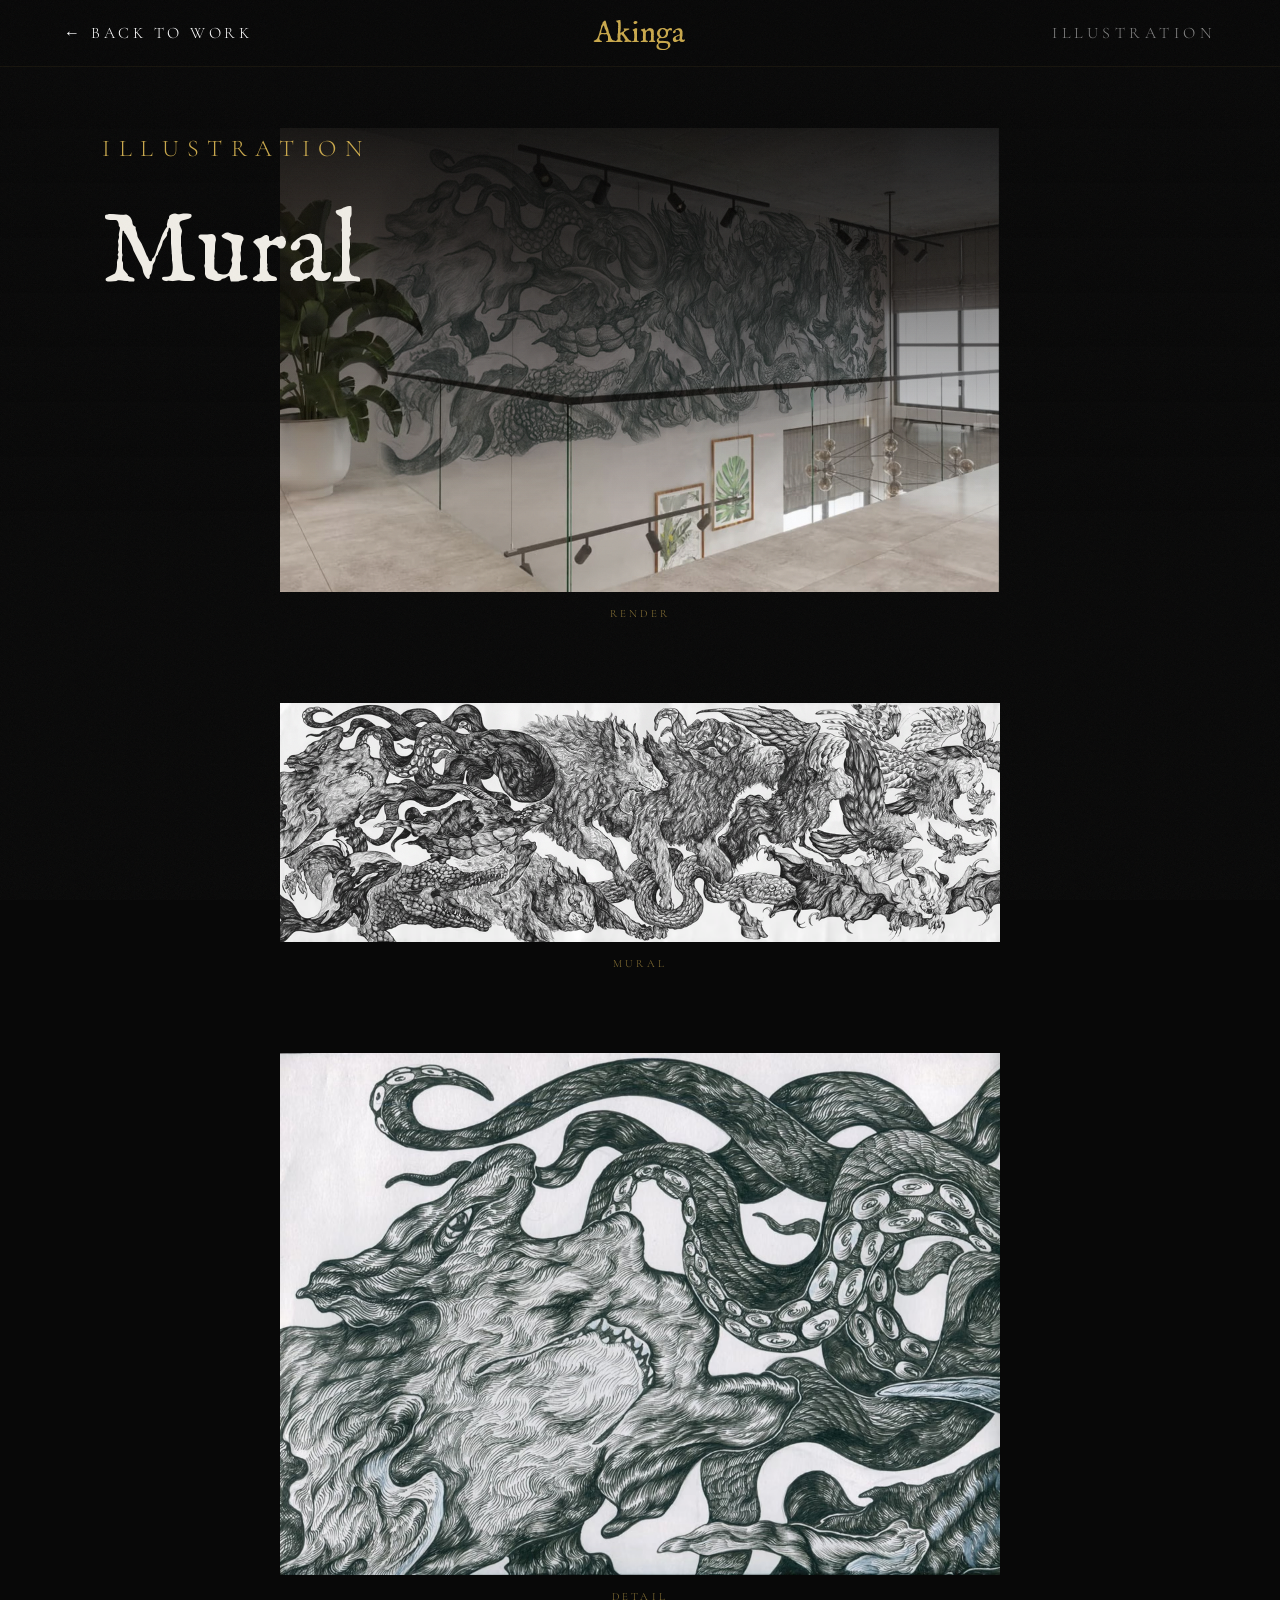
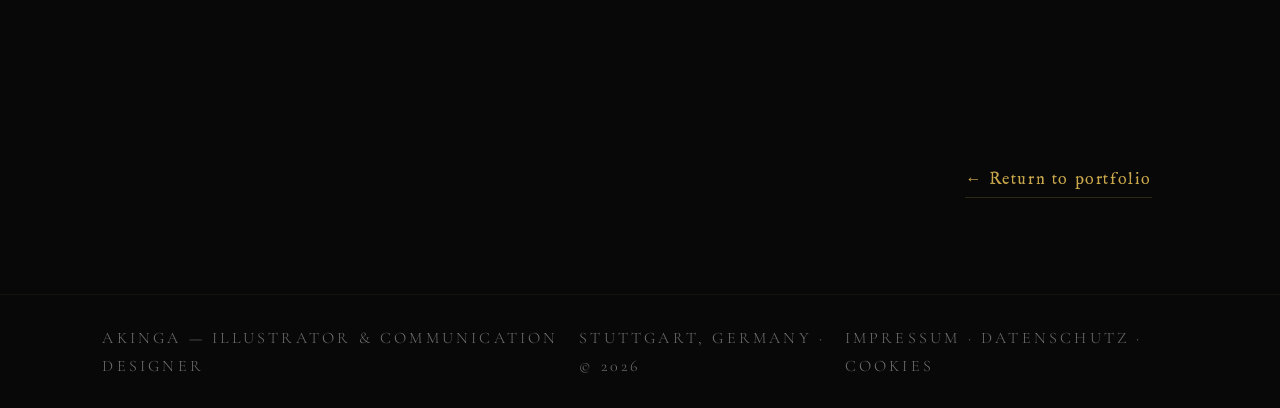
<file: projects/project-mural.html>
<!DOCTYPE html>
<html lang="en">
<head>
  <meta charset="UTF-8" />
  <meta name="viewport" content="width=device-width, initial-scale=1.0" />
  <title>Akinga — Mural</title>

  <link rel="icon" href="../assets/fav/favicon.ico" sizes="any" />
  <link rel="icon" type="image/png" sizes="192x192" href="../assets/fav/icon-192.png" />
  <link rel="icon" type="image/png" sizes="512x512" href="../assets/fav/icon-512.png" />
  <link rel="apple-touch-icon" href="../assets/fav/apple-touch-icon.png" />
  <link rel="manifest" href="../assets/fav/site.webmanifest" />

  <link rel="stylesheet" href="../assets/css/style.css" />
  <link rel="stylesheet" href="../assets/css/project.css" />
  <style>
    body { cursor: default; }
  </style>
</head>
<body data-project="mural">

<!-- NAV -->
<nav class="project-nav">
  <a href="../index.html#index" class="project-nav-back">← <span class="back-full">Back to work</span><span class="back-short">Back</span></a>
  <a href="../index.html" class="project-nav-logo">Akinga</a>
  <div class="project-nav-right">
    <span class="project-nav-cat"></span>
    <button class="nav-hamburger" id="nav-hamburger" aria-label="Open menu">
      <span></span><span></span><span></span>
    </button>
  </div>
</nav>

<div class="nav-overlay" id="nav-overlay">
  <ul class="nav-overlay-links">
    <li><a href="../index.html">Illustration</a></li>
    <li><a href="../index.html">Graphic Design</a></li>
    <li><a href="../index.html#about">About</a></li>
  </ul>
</div>

<!-- HERO -->
<header class="project-hero reveal">
  <div class="project-eyebrow"></div>
  <h1 class="project-title"></h1>
  <p class="project-subtitle"></p>
</header>

<!-- IMAGES -->
<main class="project-images">
  <!-- populated by project-render.js -->
</main>

<!-- END -->
<div class="project-end reveal">
  <span class="project-end-label"></span>
  <a href="../index.html#index" class="project-end-back">← <span class="back-full">Return to portfolio</span><span class="back-short">Back</span></a>
</div>

<!-- ─────────────────────────────────────────
     FOOTER
───────────────────────────────────────────── -->
<footer>
  <p>Akinga — Illustrator & Communication Designer</p>
  <p>Stuttgart, Germany · © 2026</p>
  <p><a href="../impressum.html">Impressum</a> · <a href="../datenschutz.html">Datenschutz</a> · <a href="../cookies.html">Cookies</a></p>
</footer>

<script src="../assets/js/projects-data.js"></script>
<script src="../assets/js/project-render.js"></script>
<script src="../assets/js/nav-overlay.js"></script>
<script src="../assets/js/image-protect.js"></script>

</body>
</html>
</file>
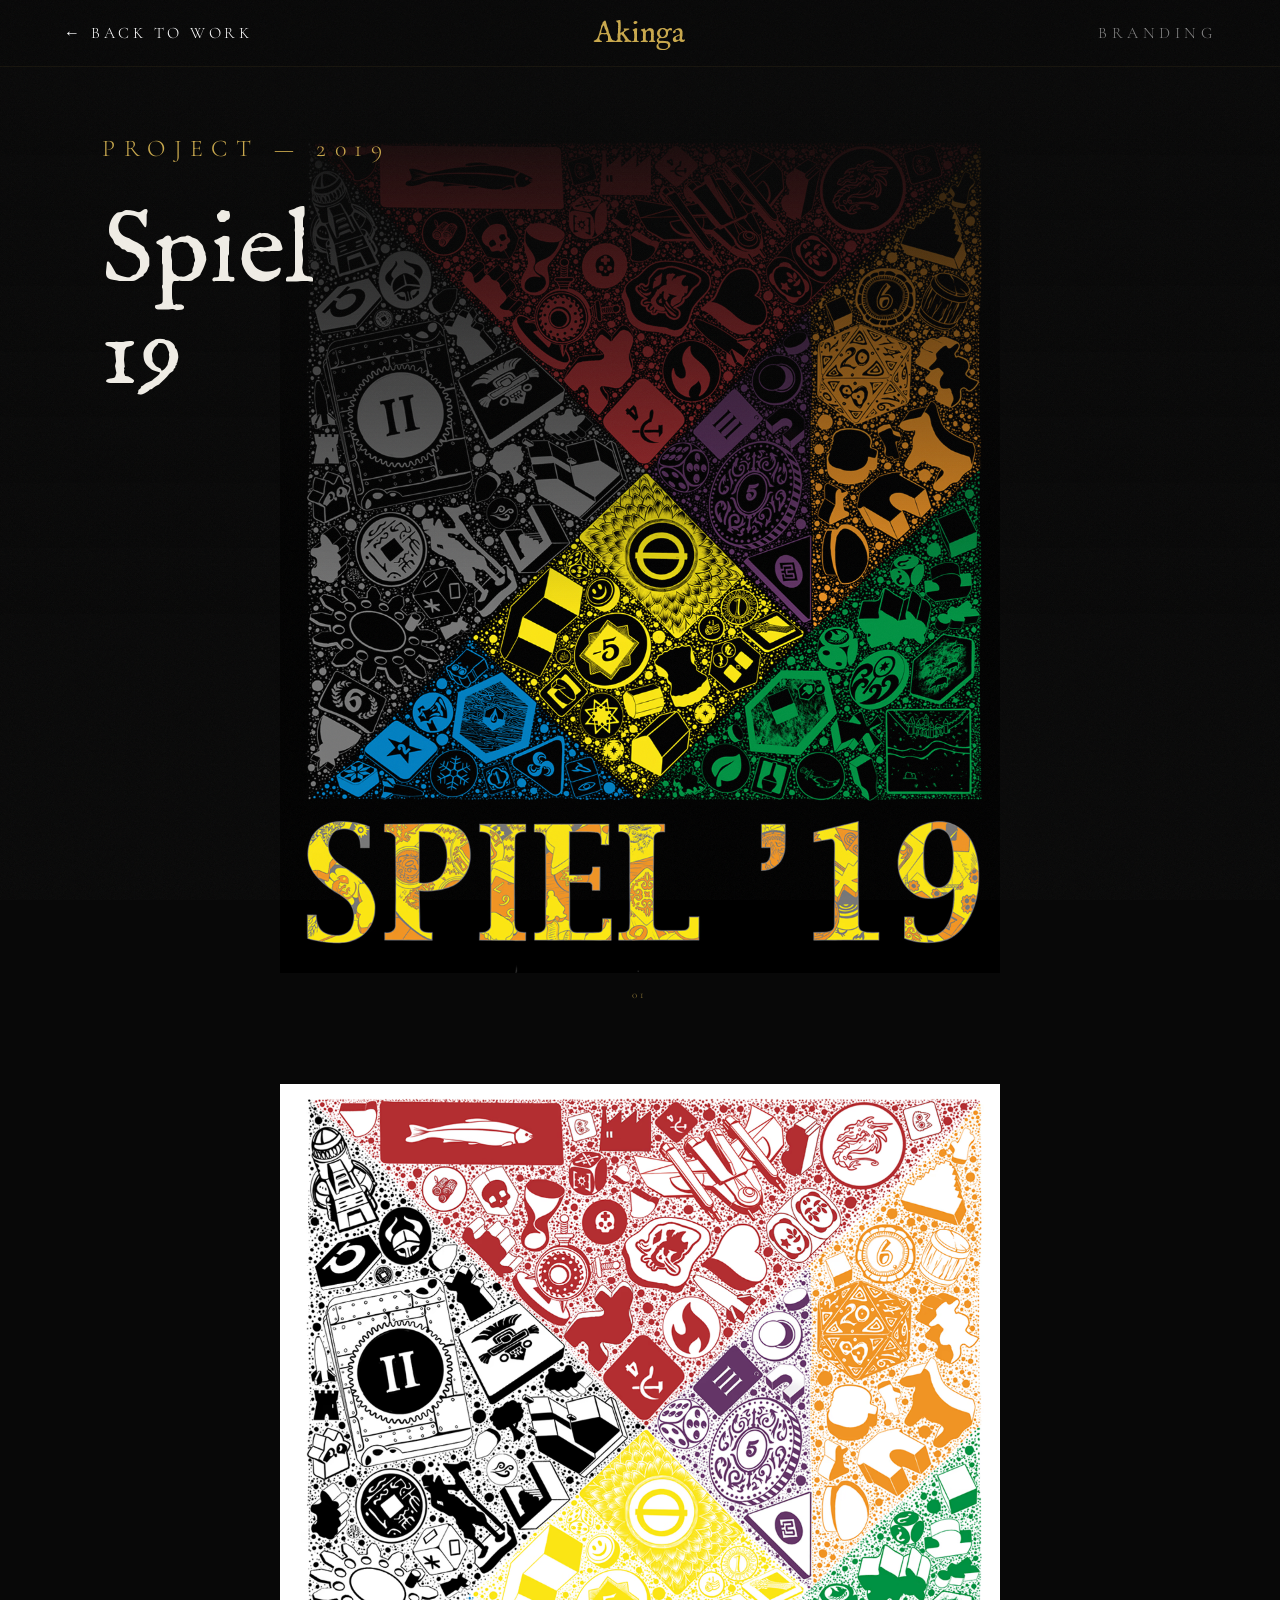
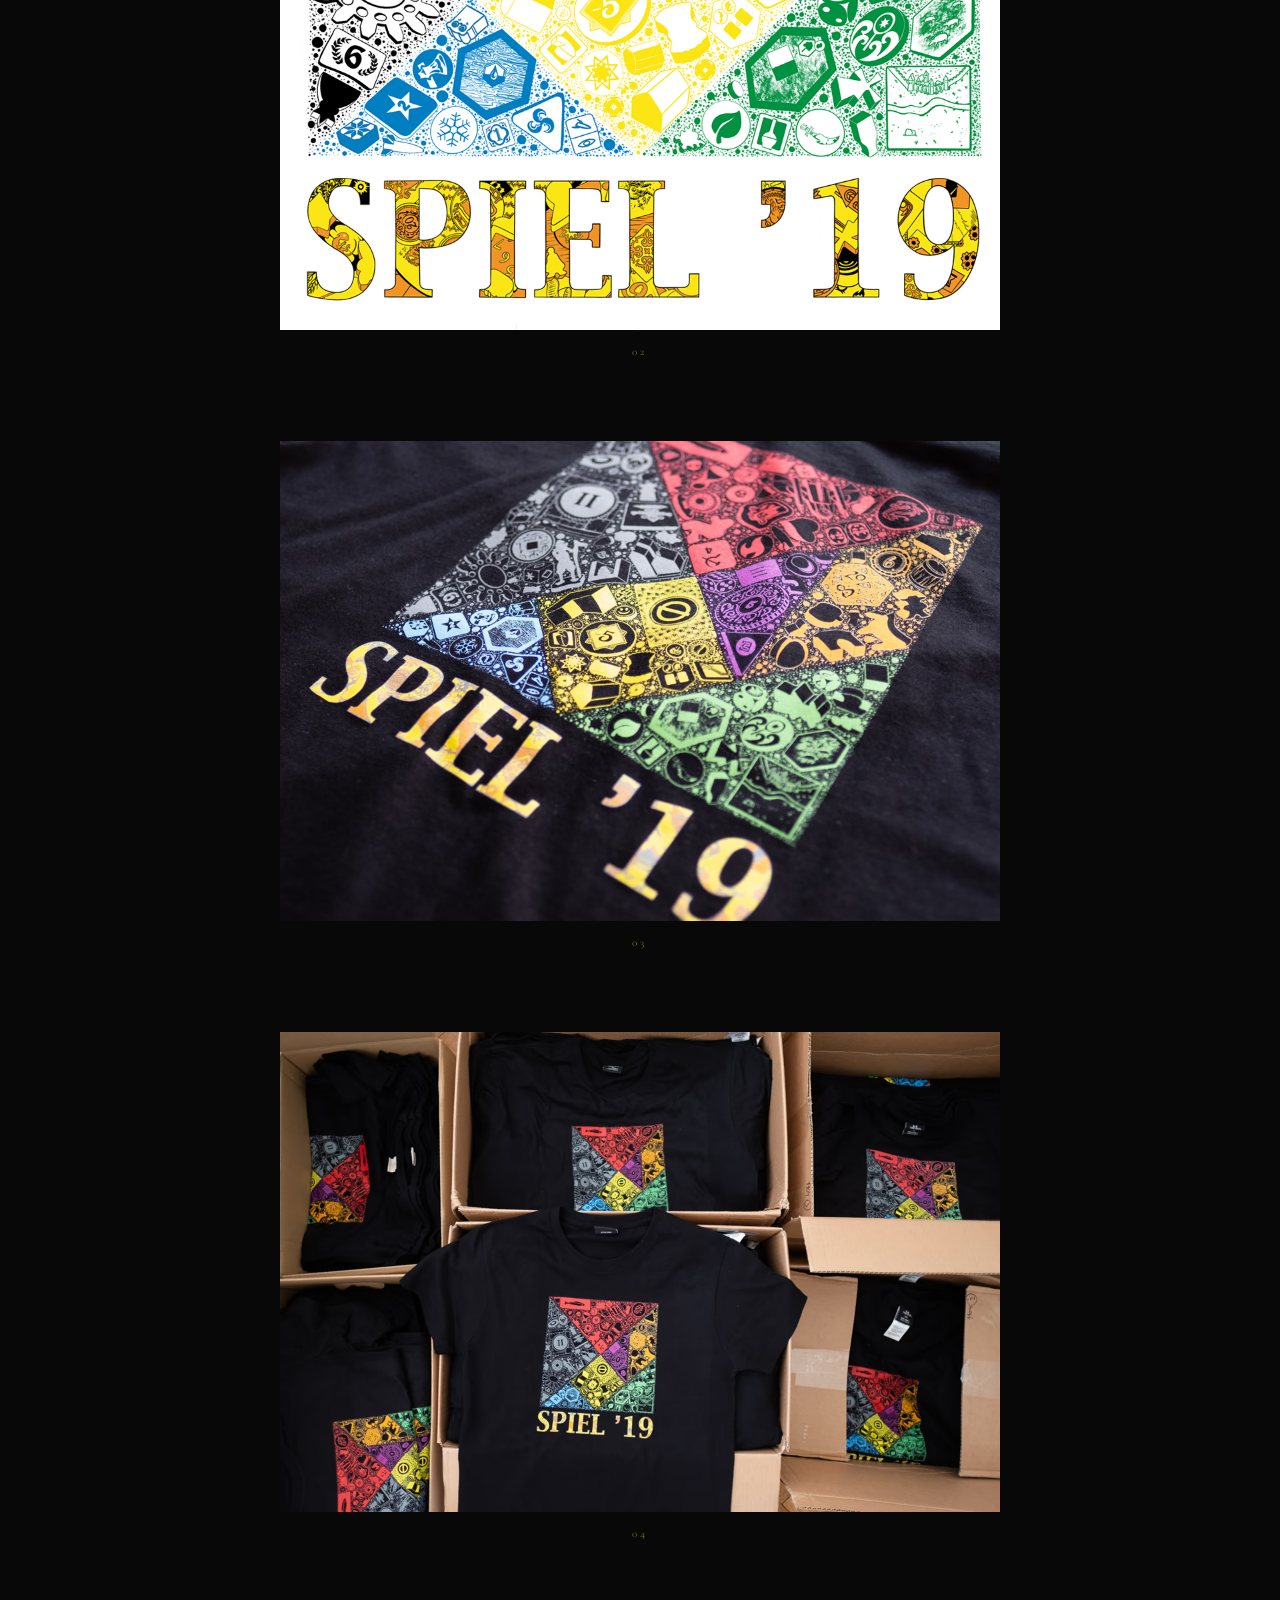
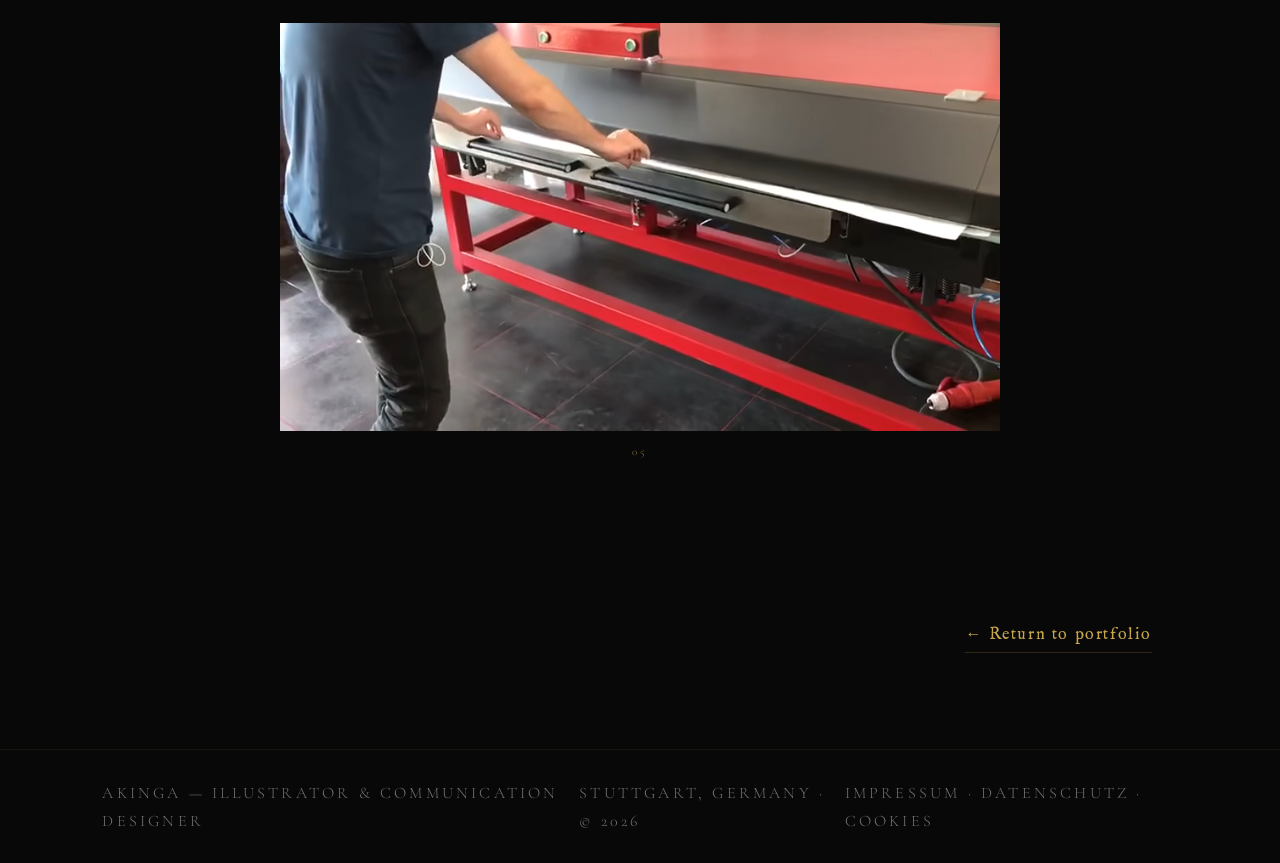
<file: projects/project-spiel19.html>
<!DOCTYPE html>
<html lang="en">
<head>
  <meta charset="UTF-8" />
  <meta name="viewport" content="width=device-width, initial-scale=1.0" />
  <title>Akinga — Spiel 19</title>

  <link rel="icon" href="../assets/fav/favicon.ico" sizes="any" />
  <link rel="icon" type="image/png" sizes="192x192" href="../assets/fav/icon-192.png" />
  <link rel="icon" type="image/png" sizes="512x512" href="../assets/fav/icon-512.png" />
  <link rel="apple-touch-icon" href="../assets/fav/apple-touch-icon.png" />
  <link rel="manifest" href="../assets/fav/site.webmanifest" />

  <link rel="stylesheet" href="../assets/css/style.css" />
  <link rel="stylesheet" href="../assets/css/project.css" />
  <style>
    body { cursor: default; }
  </style>
</head>
<body data-project="spiel19">

<!-- NAV -->
<nav class="project-nav">
  <a href="../index.html#index" class="project-nav-back">← <span class="back-full">Back to work</span><span class="back-short">Back</span></a>
  <a href="../index.html" class="project-nav-logo">Akinga</a>
  <div class="project-nav-right">
    <span class="project-nav-cat"></span>
    <button class="nav-hamburger" id="nav-hamburger" aria-label="Open menu">
      <span></span><span></span><span></span>
    </button>
  </div>
</nav>

<div class="nav-overlay" id="nav-overlay">
  <ul class="nav-overlay-links">
    <li><a href="../index.html">Illustration</a></li>
    <li><a href="../index.html">Graphic Design</a></li>
    <li><a href="../index.html#about">About</a></li>
  </ul>
</div>

<!-- HERO -->
<header class="project-hero reveal">
  <div class="project-eyebrow"></div>
  <h1 class="project-title"></h1>
  <p class="project-subtitle"></p>
</header>

<!-- IMAGES -->
<main class="project-images">
  <!-- populated by project-render.js -->
</main>

<!-- END -->
<div class="project-end reveal">
  <span class="project-end-label"></span>
  <a href="../index.html#index" class="project-end-back">← <span class="back-full">Return to portfolio</span><span class="back-short">Back</span></a>
</div>

<!-- ─────────────────────────────────────────
     FOOTER
───────────────────────────────────────────── -->
<footer>
  <p>Akinga — Illustrator & Communication Designer</p>
  <p>Stuttgart, Germany · © 2026</p>
  <p><a href="../impressum.html">Impressum</a> · <a href="../datenschutz.html">Datenschutz</a> · <a href="../cookies.html">Cookies</a></p>
</footer>

<script src="../assets/js/projects-data.js"></script>
<script src="../assets/js/project-render.js"></script>
<script src="../assets/js/nav-overlay.js"></script>
<script src="../assets/js/image-protect.js"></script>

</body>
</html>
</file>
<file: assets/css/style.css>
/* ─────────────────────────────────────────────
   PORTFOLIO — Aki
   style.css
   Dark romantic / Art Nouveau decay
───────────────────────────────────────────── */

/* ── Self-hosted fonts (no external requests) ── */
@font-face {
  font-family: 'Cormorant Garamond';
  font-style: normal; font-weight: 300;
  font-display: swap;
  src: url('../fonts/cormorant-garamond/cormorant-garamond-normal.woff2') format('woff2');
}
@font-face {
  font-family: 'Cormorant Garamond';
  font-style: normal; font-weight: 400;
  font-display: swap;
  src: url('../fonts/cormorant-garamond/cormorant-garamond-normal.woff2') format('woff2');
}
@font-face {
  font-family: 'Cormorant Garamond';
  font-style: normal; font-weight: 600;
  font-display: swap;
  src: url('../fonts/cormorant-garamond/cormorant-garamond-normal.woff2') format('woff2');
}
@font-face {
  font-family: 'Cormorant Garamond';
  font-style: italic; font-weight: 300;
  font-display: swap;
  src: url('../fonts/cormorant-garamond/cormorant-garamond-italic.woff2') format('woff2');
}
@font-face {
  font-family: 'Cormorant Garamond';
  font-style: italic; font-weight: 400;
  font-display: swap;
  src: url('../fonts/cormorant-garamond/cormorant-garamond-italic.woff2') format('woff2');
}
@font-face {
  font-family: 'Crimson Pro';
  font-style: normal; font-weight: 300;
  font-display: swap;
  src: url('../fonts/crimson-pro/crimson-pro-normal.woff2') format('woff2');
}
@font-face {
  font-family: 'Crimson Pro';
  font-style: normal; font-weight: 400;
  font-display: swap;
  src: url('../fonts/crimson-pro/crimson-pro-normal.woff2') format('woff2');
}
@font-face {
  font-family: 'Crimson Pro';
  font-style: italic; font-weight: 300;
  font-display: swap;
  src: url('../fonts/crimson-pro/crimson-pro-italic.woff2') format('woff2');
}
@font-face {
  font-family: 'IM Fell English';
  font-style: normal; font-weight: 400;
  font-display: swap;
  src: url('../fonts/im-fell-english/im-fell-english-normal.woff2') format('woff2');
}
@font-face {
  font-family: 'IM Fell English';
  font-style: italic; font-weight: 400;
  font-display: swap;
  src: url('../fonts/im-fell-english/im-fell-english-italic.woff2') format('woff2');
}

/* ── Variables ── */
:root {
  --bg:           #080808;
  --bg-mid:       #0d0d0d;
  --bg-card:      #111111;
  --parchment:    #f0ede6;
  --parchment-dim:#ffffff;
  --gold:         #c9a84c;
  --gold-dim:     #cf9518;
  --gold-bright:  #e6b93f;
  --border:       rgba(201, 168, 76, 0.20);
  --border-dim:   rgba(201, 168, 76, 0.08);

  --font-display: 'IM Fell English', Georgia, serif;
  --font-heading: 'Cormorant Garamond', Georgia, serif;
  --font-body:    'Crimson Pro', Georgia, serif;

  --px: max(8vw, calc((100vw - 1440px) / 2));
}

/* ── Reset ── */
*, *::before, *::after { box-sizing: border-box; margin: 0; padding: 0; }
html { scroll-behavior: smooth; }

/* ── Basic image protection (deterrent only, not foolproof) ── */
img, video {
  -webkit-user-drag: none;
  user-drag: none;
  -webkit-touch-callout: none;
  user-select: none;
  -webkit-user-select: none;
}

body {
  background: var(--bg);
  color: var(--parchment);
  font-family: var(--font-body);
  font-size: 18px;
  font-weight: 300;
  line-height: 1.75;
  overflow-x: hidden;
  cursor: crosshair;
}

/* ── Grain overlay ── */
body::before {
  content: '';
  position: fixed; inset: 0;
  z-index: 999; pointer-events: none; opacity: 0.04;
  background-image: url("data:image/svg+xml,%3Csvg viewBox='0 0 512 512' xmlns='http://www.w3.org/2000/svg'%3E%3Cfilter id='n'%3E%3CfeTurbulence type='fractalNoise' baseFrequency='0.75' numOctaves='4' stitchTiles='stitch'/%3E%3C/filter%3E%3Crect width='100%25' height='100%25' filter='url(%23n)'/%3E%3C/svg%3E");
  background-size: 200px 200px;
}

/* ─────────────────────────────────────────────
   NAV
───────────────────────────────────────────── */
nav {
  position: fixed; top: 0; left: 0; right: 0; z-index: 200;
  display: flex; justify-content: space-between; align-items: center;
  padding: 1.2rem 4rem;
  border-bottom: 1px solid var(--border-dim);
  background: rgba(8, 8, 8, 0.94);
  backdrop-filter: blur(8px);
}

.nav-left {
  display: flex; align-items: baseline; gap: 2rem;
}

.nav-logo {
  font-family: var(--font-display);
  font-size: 3rem;
  color: var(--gold); text-decoration: none;
  transition: color 0.25s;
}
.nav-logo:hover { color: var(--parchment); }

.nav-tag {
  font-family: var(--font-heading);
  font-size: 0.95rem; letter-spacing: 0.28em;
  text-transform: uppercase; color: var(--parchment-dim);
}

.nav-right {
  display: flex; align-items: center; gap: 2rem;
}

.nav-links {
  display: flex; gap: 2rem; list-style: none;
}

.nav-links a {
  font-family: var(--font-heading);
  font-size: 1.25rem; letter-spacing: 0.2em;
  text-transform: uppercase; color: var(--parchment-dim);
  text-decoration: none; transition: color 0.25s;
}
.nav-links a:hover { color: var(--gold); }

/* Nav active category */
.nav-cat-link.active { color: var(--gold); }

.nav-cv {
  font-family: var(--font-heading);
  font-size: 0.98rem; letter-spacing: 0.2em;
  text-transform: uppercase; color: var(--gold);
  border: 1px solid var(--border);
  padding: 0.28rem 0.85rem;
  text-decoration: none;
  transition: background 0.25s, color 0.25s;
}
.nav-cv:hover { background: var(--gold); color: var(--bg); }

/* ─────────────────────────────────────────────
   HERO
───────────────────────────────────────────── */
#hero {
  padding: 9rem var(--px) 5rem;
  opacity: 0; animation: fadeIn 0.6s ease forwards 0.1s;
}

.hero-inner { max-width: 1000px; }

/* Top rule */
.hero-top-rule {
  display: flex; justify-content: space-between; align-items: baseline;
  padding-bottom: 0.9rem;
  border-bottom: 1px solid var(--border);
  margin-bottom: 2.5rem;
  opacity: 0; animation: fadeIn 0.7s ease forwards 0.35s;
}

/* Name + aside */
.hero-main {
  display: flex; align-items: flex-end;
  gap: 5vw; margin-bottom: 2.5rem;
  opacity: 0; animation: fadeUp 0.9s ease forwards 0.5s;
}

.hero-name {
  font-family: var(--font-display);
  font-size: clamp(7rem, 18vw, 15rem);
  font-weight: normal; line-height: 0.88;
  color: var(--parchment); flex: 1; min-width: 0;
}

.hero-aside {
  flex-shrink: 0; padding-bottom: 0.6rem;
  display: flex; flex-direction: column; gap: 0.55rem;
}

.hero-role {
  font-family: var(--font-display); font-style: italic;
  font-size: clamp(1.4rem, 2.8vw, 2.4rem);
  color: var(--gold); line-height: 1.15;
}

.hero-affil {
  font-family: var(--font-heading);
  font-size: 0.72rem; letter-spacing: 0.22em;
  text-transform: uppercase; color: var(--parchment-dim); opacity: 0.4;
}

/* Bottom rule */
.hero-bottom-rule {
  display: flex; justify-content: space-between; align-items: baseline;
  padding-top: 0.9rem;
  border-top: 1px solid var(--border);
  opacity: 0; animation: fadeIn 0.7s ease forwards 0.8s;
}

.hero-eyebrow {
  font-family: var(--font-heading);
  font-size: 0.7rem; letter-spacing: 0.4em;
  text-transform: uppercase; color: var(--gold); opacity: 0.7;
}
.hero-eyebrow--right { color: var(--parchment-dim); opacity: 0.35; }

.hero-tag {
  font-family: var(--font-heading);
  font-size: 0.7rem; letter-spacing: 0.3em;
  text-transform: uppercase; color: var(--parchment-dim); opacity: 0.38;
}
.hero-tag--link {
  text-decoration: none; color: var(--gold); opacity: 0.6;
  transition: opacity 0.2s;
}
.hero-tag--link:hover { opacity: 1; }


/* ─────────────────────────────────────────────
   SECTIONS — shared
───────────────────────────────────────────── */
section {
  padding: 6rem var(--px);
  opacity: 0; transform: translateY(28px);
  transition: opacity 0.8s ease, transform 0.8s ease;
}
section.visible { opacity: 1; transform: none; }

.section-eyebrow {
  font-family: var(--font-heading); font-size: 0.9rem;
  letter-spacing: 0.5em; text-transform: uppercase; color: var(--gold);
  margin-bottom: 0.4rem;
}
.section-title {
  font-family: var(--font-display);
  font-size: clamp(3.5rem, 6vw, 5.5rem);
  font-weight: normal; line-height: 1; color: var(--parchment);
}

/* ─────────────────────────────────────────────
   GALLERY
───────────────────────────────────────────── */
#index {
  background: var(--bg);
  padding-top: 8rem;
}

.gallery-header { margin-bottom: 2.5rem; }

.gallery-filters {
  display: flex; gap: 0.6rem; flex-wrap: wrap;
  margin-bottom: 2.5rem;
}

.gf-btn {
  font-family: var(--font-heading);
  font-size: 0.86rem; letter-spacing: 0.25em; text-transform: uppercase;
  padding: 0.38rem 1rem;
  border: 1px solid var(--border-dim);
  background: none; color: var(--parchment-dim);
  cursor: pointer; transition: border-color 0.22s, color 0.22s;
}
.gf-btn:hover, .gf-btn.active {
  border-color: var(--gold); color: var(--gold);
}

.gallery-grid {
  display: flex;
  align-items: flex-start;
  gap: 4px;
}

.gallery-column {
  display: flex;
  flex-direction: column;
  gap: 4px;
  flex: 1;
  min-width: 0;
}

.gallery-thumb {
  position: relative; overflow: hidden;
  cursor: pointer; display: block;
}

.gallery-thumb img {
  width: 100%; display: block;
  transition: transform 0.55s ease;
}
.gallery-thumb:hover img { transform: scale(1.04); }

.gallery-thumb-info {
  position: absolute; inset: 0;
  background: linear-gradient(to top, rgba(8,8,8,0.92) 0%, transparent 55%);
  display: flex; flex-direction: column; justify-content: flex-end;
  padding: 1.2rem;
  opacity: 0; transition: opacity 0.3s;
}
.gallery-thumb:hover .gallery-thumb-info { opacity: 1; }

.gallery-thumb-title {
  font-family: var(--font-heading);
  font-size: 1rem; color: var(--parchment); margin-bottom: 0.2rem;
}
.gallery-thumb-tag {
  font-family: var(--font-heading);
  font-size: 0.6rem; letter-spacing: 0.25em;
  text-transform: uppercase; color: var(--gold);
}

/* ─────────────────────────────────────────────
   ABOUT
───────────────────────────────────────────── */
#about {
  display: grid; grid-template-columns: 1fr 360px;
  gap: 6rem; align-items: start;
}

.about-text p {
  font-size: 1.1rem; color: var(--parchment-dim);
  margin-bottom: 1.4rem; line-height: 1.85;
}
.about-text p strong { color: var(--parchment); font-weight: 400; }
.about-text p em     { color: var(--gold); font-style: italic; }

.divider { width: 100%; display: flex; align-items: center; gap: 16px; margin: 2.5rem 0; }
.divider-line { flex: 1; height: 1px; background: linear-gradient(to right, transparent, var(--gold-dim), transparent); }
.divider-glyph { color: var(--gold); font-family: var(--font-display); font-size: 1rem; opacity: 0.5; letter-spacing: 0.3em; }

.about-portrait {
  position: relative; aspect-ratio: 3/4;
  border: 1px solid var(--border); background: var(--bg-card);
  display: flex; align-items: center; justify-content: center; overflow: hidden;
}
.about-portrait::before {
  content: ''; position: absolute; inset: 8px;
  border: 1px solid var(--border-dim); pointer-events: none; z-index: 2;
}
.portrait-placeholder {
  width: 100%; height: 100%;
  background: repeating-linear-gradient(-45deg, transparent, transparent 40px, rgba(201, 168, 76, 0.02) 40px, rgba(201, 168, 76, 0.02) 41px);
  display: flex; align-items: center; justify-content: center;
  flex-direction: column; gap: 12px;
  color: var(--parchment-dim); font-family: var(--font-heading);
  font-size: 0.72rem; letter-spacing: 0.2em; text-transform: uppercase; opacity: 0.45;
}

img.portrait-image{
  object-fit: cover;
  height: 100%;
  width: 100%;
  padding: 1rem;
}
/* ─────────────────────────────────────────────
   ABOUT — CONTACT
───────────────────────────────────────────── */
.about-email {
  display: inline-block; font-family: var(--font-display);
  font-size: clamp(1.1rem, 2vw, 1.6rem); color: var(--gold);
  text-decoration: none; border-bottom: 1px solid var(--gold-dim);
  padding-bottom: 2px; transition: color 0.3s, border-color 0.3s;
  margin-bottom: 1.4rem;
}
.about-email:hover { color: var(--parchment); border-color: var(--parchment-dim); }

.about-socials { display: flex; gap: 2rem; list-style: none; }
.about-socials a {
  font-family: var(--font-heading); font-size: 0.75rem;
  letter-spacing: 0.3em; text-transform: uppercase;
  color: var(--parchment-dim); text-decoration: none; transition: color 0.3s;
}
.about-socials a:hover { color: var(--gold); }

/* ─────────────────────────────────────────────
   FOOTER
───────────────────────────────────────────── */
footer {
  border-top: 1px solid var(--border-dim); padding: 1.8rem var(--px);
  display: flex; justify-content: space-between; align-items: center;
}
footer p {
  font-family: var(--font-heading); font-size: 1rem;
  letter-spacing: 0.2em; text-transform: uppercase;
  color: var(--parchment-dim); opacity: 0.42;
}
footer a {
  color: inherit; text-decoration: none; transition: color 0.25s;
}
footer a:hover { color: var(--gold); }

/* ─────────────────────────────────────────────
   LEGAL PAGE (Impressum)
───────────────────────────────────────────── */
.legal-page { padding: 11rem var(--px) 8rem; }
.legal-inner { max-width: 620px; }
.legal-page h2 {
  font-family: var(--font-heading); font-size: 1.2rem;
  letter-spacing: 0.06em; color: var(--gold);
  margin: 2.6rem 0 0.7rem;
}
.legal-page h2:first-of-type { margin-top: 0; }
.legal-page p {
  font-size: 1.05rem; line-height: 1.85; color: var(--parchment-dim);
}
.legal-page a { color: var(--gold); text-decoration: underline; text-underline-offset: 3px; }
.legal-page a:hover { color: var(--gold-bright); }

/* ─────────────────────────────────────────────
   ANIMATIONS
───────────────────────────────────────────── */
@keyframes fadeUp {
  from { opacity: 0; transform: translateY(22px); }
  to   { opacity: 1; transform: none; }
}
@keyframes fadeIn {
  from { opacity: 0; }
  to   { opacity: 1; }
}
@keyframes scrollPulse {
  0%, 100% { opacity: 1; transform: scaleY(1); }
  50%       { opacity: 0.4; transform: scaleY(0.6); }
}

/* ─────────────────────────────────────────────
   MOBILE NAV
───────────────────────────────────────────── */
.nav-hamburger {
  display: none;
  flex-direction: column; justify-content: center; gap: 5px;
  background: none; border: none; cursor: pointer; padding: 0.4rem;
}
.nav-hamburger span {
  display: block; width: 22px; height: 1px;
  background: var(--gold);
  transition: transform 0.3s ease, opacity 0.3s ease;
}
.nav-hamburger.open span:nth-child(1) { transform: translateY(6px) rotate(45deg); }
.nav-hamburger.open span:nth-child(2) { opacity: 0; }
.nav-hamburger.open span:nth-child(3) { transform: translateY(-6px) rotate(-45deg); }

.nav-overlay {
  position: fixed; inset: 0; z-index: 190;
  background: rgba(8, 8, 8, 0.97);
  display: flex; flex-direction: column;
  align-items: center; justify-content: center;
  opacity: 0; pointer-events: none;
  transition: opacity 0.35s ease;
}
.nav-overlay.open { opacity: 1; pointer-events: all; }

.nav-overlay-links {
  list-style: none;
  display: flex; flex-direction: column;
  align-items: center; gap: 2.8rem;
}
.nav-overlay-links li {
  opacity: 0; transform: translateY(18px);
  transition: opacity 0.4s ease, transform 0.4s ease;
}
.nav-overlay.open .nav-overlay-links li              { opacity: 1; transform: none; }
.nav-overlay.open .nav-overlay-links li:nth-child(1) { transition-delay: 0.10s; }
.nav-overlay.open .nav-overlay-links li:nth-child(2) { transition-delay: 0.18s; }
.nav-overlay.open .nav-overlay-links li:nth-child(3) { transition-delay: 0.26s; }

.nav-overlay-links a {
  font-family: var(--font-display);
  font-size: clamp(2.4rem, 10vw, 4rem);
  color: var(--parchment); text-decoration: none;
  transition: color 0.25s;
}
.nav-overlay-links a:hover { color: var(--gold); }

/* ─────────────────────────────────────────────
   RESPONSIVE
───────────────────────────────────────────── */

@media (max-width: 600px) {
  .hero-main { flex-direction: column; align-items: flex-start; gap: 1.5rem; }
  .hero-aside { padding-bottom: 0; }
  .gallery-thumb img { max-height: 600px; object-fit: cover; }
  .gallery-thumb .gallery-thumb-info { opacity: 1; }
}

@media (max-width: 768px) {
  .nav-links { display: none; }
  .nav-hamburger { display: flex; }
}

@media (max-width: 900px) {
  nav { padding: 1rem 1.5rem; }
  .nav-tag { display: none; }
  #about { grid-template-columns: 1fr; gap: 3rem; }
  footer { flex-direction: column; gap: 0.4rem; text-align: center; }
}
</file>
<file: assets/css/project.css>
/* ─────────────────────────────────────────────
   PROJECT PAGE — shared styles
   Dark romantic / Art Nouveau decay
───────────────────────────────────────────── */

/* ── Grain overlay (mirrors main site) ── */
body::before {
  content: '';
  position: fixed; inset: 0;
  z-index: 999; pointer-events: none; opacity: 0.04;
  background-image: url("data:image/svg+xml,%3Csvg viewBox='0 0 512 512' xmlns='http://www.w3.org/2000/svg'%3E%3Cfilter id='n'%3E%3CfeTurbulence type='fractalNoise' baseFrequency='0.75' numOctaves='4' stitchTiles='stitch'/%3E%3C/filter%3E%3Crect width='100%25' height='100%25' filter='url(%23n)'/%3E%3C/svg%3E");
  background-size: 200px 200px;
}

/* ─────────────────────────────────────────────
   NAV (project variant)
───────────────────────────────────────────── */
.project-nav {
  position: fixed; top: 0; left: 0; right: 0; z-index: 200;
  display: flex; justify-content: space-between; align-items: center;
  padding: 1.2rem 4rem;
  border-bottom: 1px solid var(--border-dim);
  background: rgba(8, 8, 8, 0.94);
  backdrop-filter: blur(8px);
}

.project-nav-back {
  font-family: var(--font-heading);
  font-size: 1rem; letter-spacing: 0.22em;
  text-transform: uppercase; color: var(--parchment-dim);
  text-decoration: none; transition: color 0.25s;
}
.project-nav-back:hover { color: var(--gold); }

.project-nav-logo {
  font-family: var(--font-display);
  font-size: 1.9rem; color: var(--gold); text-decoration: none;
  transition: color 0.25s;
  position: absolute; left: 50%; transform: translateX(-50%);
}
.project-nav-logo:hover { color: var(--parchment); }

.project-nav-cat {
  font-family: var(--font-heading);
  font-size: 1rem; letter-spacing: 0.28em;
  text-transform: uppercase; color: var(--parchment-dim); opacity: 0.5;
}

.project-nav-right {
  display: flex; align-items: center; gap: 1rem;
}

.back-short { display: none; }

@media (max-width: 768px) {
  .project-nav { padding: 1rem 1.5rem; }
  .project-nav-cat { display: none; }
  .back-full { display: none; }
  .back-short { display: inline; }
}

/* ─────────────────────────────────────────────
   PROJECT HERO
───────────────────────────────────────────── */
.project-hero {
  padding: 14rem var(--px) 10rem;
  padding-top: 8rem;
  background: linear-gradient(to bottom, var(--bg) 15%, transparent 100%);
  position: fixed; top: 0; left: 0; right: 0; z-index: 2;
}

.project-eyebrow {
  font-family: var(--font-heading);
  font-size: 1.5rem; letter-spacing: 0.35em;
  text-transform: uppercase; color: var(--gold);
  margin-bottom: 2rem;
}

.project-title {
  font-family: var(--font-display);
  font-size: clamp(3rem, 8vw, 6.5rem);
  font-weight: 400; line-height: 1;
  color: var(--parchment);
  margin-bottom: 1.5rem;
}

.project-subtitle {
  font-family: var(--font-heading);
  font-size: clamp(1rem, 2vw, 1.4rem);
  font-weight: 300; font-style: italic;
  color: var(--parchment-dim); opacity: 1;
  line-height: 1.5;
  margin-bottom: 3rem;
}

.project-meta-row {
  display: flex; gap: 3.5rem; flex-wrap: wrap;
}

.project-meta-item {
  display: flex; flex-direction: column; gap: 0.3rem;
}

.project-meta-label {
  font-family: var(--font-heading);
  font-size: 1.5rem; letter-spacing: 0.32em;
  text-transform: uppercase; color: var(--gold); opacity: 0.7;
}

.project-meta-value {
  font-family: var(--font-heading);
  font-size: 2rem; color: var(--parchment-dim);
}

/* ─────────────────────────────────────────────
   IMAGE SCROLL
───────────────────────────────────────────── */
.project-images {
  padding: 8rem 0 4rem;
  display: flex;
  flex-direction: column;
  align-items: center;
  gap: 5rem;
  position: relative; z-index: 1;
}

.project-figure {
  width: 100%;
  max-width: 720px;
  position: relative;
  overflow: hidden;
}

.project-figure img,
.project-figure video {
  width: 100%;
  height: auto;
  display: block;
  transition: transform 0.6s ease;
}

.project-figure:hover img,
.project-figure:hover video {
  transform: scale(1.012);
}

.project-figure--wide {
  max-width: 1500px;
}

.project-figure--gif {
  max-width: 900px;
}

.project-figure figcaption {
  padding: 0.75rem 0 0;
  font-family: var(--font-heading);
  font-size: 0.68rem; letter-spacing: 0.28em;
  text-transform: uppercase; color: var(--gold); opacity: 0.7;
  text-align: center;
}

/* ─────────────────────────────────────────────
   MOCKUP GRID (2-column, for web/UI projects)
───────────────────────────────────────────── */
.project-mockup-grid {
  display: grid;
  grid-template-columns: 1fr 1fr;
  gap: 4px;
  padding: 0 10vw 5rem;
  max-width: 1100px;
  margin: 0 auto;
}

.project-mockup-grid .project-figure {
  max-width: none;
  border: 1px solid var(--border-dim);
}

@media (max-width: 640px) {
  .project-mockup-grid { grid-template-columns: 1fr; padding: 0 6vw 3rem; }
}

/* ─────────────────────────────────────────────
   TRIPTYCH
───────────────────────────────────────────── */
.project-triptych {
  display: grid;
  grid-template-columns: repeat(3, 1fr);
  gap: 2px;
  padding: 5rem 0;
}

.triptych-figure {
  position: relative;
  overflow: hidden;
  border: 1px solid var(--border-dim);
}

.triptych-figure img {
  width: 100%;
  height: 100%;
  object-fit: cover;
  display: block;
  transition: transform 0.6s ease;
}

.triptych-figure:hover img {
  transform: scale(1.03);
}

.triptych-figure figcaption {
  position: absolute; bottom: 0; left: 0; right: 0;
  padding: 2.5rem 1.2rem 1rem;
  background: linear-gradient(to top, rgba(8,8,8,0.8) 0%, transparent 100%);
  font-family: var(--font-display);
  font-size: 1rem; letter-spacing: 0.25em;
  color: var(--gold); text-align: center;
  opacity: 0; transition: opacity 0.35s;
}
.triptych-figure:hover figcaption { opacity: 1; }

@media (max-width: 640px) {
  .project-triptych {
    grid-template-columns: 1fr;
    gap: 1rem;
    padding: 3rem 6vw;
  }
}

/* ─────────────────────────────────────────────
   PROJECT FOOTER / NEXT
───────────────────────────────────────────── */
.project-end {
  padding: 6rem 10vw;
  display: flex; align-items: center; justify-content: flex-end;
  flex-wrap: wrap; gap: 2rem;
}

.project-end-label {
  font-family: var(--font-heading);
  font-size: 0.66rem; letter-spacing: 0.32em;
  text-transform: uppercase; color: var(--parchment-dim); opacity: 0.4;
}

.project-end-back {
  font-family: var(--font-display);
  font-size: 1rem; color: var(--gold);
  text-decoration: none; letter-spacing: 0.1em;
  border-bottom: 1px solid var(--border);
  padding-bottom: 0.15rem;
  transition: border-color 0.25s, color 0.25s;
}
.project-end-back:hover { border-color: var(--gold); }

/* ─────────────────────────────────────────────
   DIVIDER
───────────────────────────────────────────── */
.p-divider {
  display: flex; align-items: center; gap: 1.2rem;
  width: 100%; max-width: 720px;
}
.p-divider-line {
  flex: 1; height: 1px;
  background: var(--border-dim);
}
.p-divider-glyph {
  color: var(--gold); font-family: var(--font-display);
  opacity: 0.4; font-size: 0.85rem;
}

/* ─────────────────────────────────────────────
   SCROLL REVEAL
───────────────────────────────────────────── */
.reveal {
  opacity: 0; transform: translateY(18px);
  transition: opacity 0.7s ease, transform 0.7s ease;
}
.reveal.visible {
  opacity: 1; transform: none;
}

/* ─────────────────────────────────────────────
   RESPONSIVE
───────────────────────────────────────────── */
@media (max-width: 768px) {
  .project-images{ padding-top: 8rem;}
  .project-nav { padding: 1rem 1.5rem; }
  .project-hero { padding: 10rem 6vw 0rem; }
  .project-end  { padding: 4rem 6vw; }
  .p-divider    { padding: 3rem 6vw; }
}
</file>
